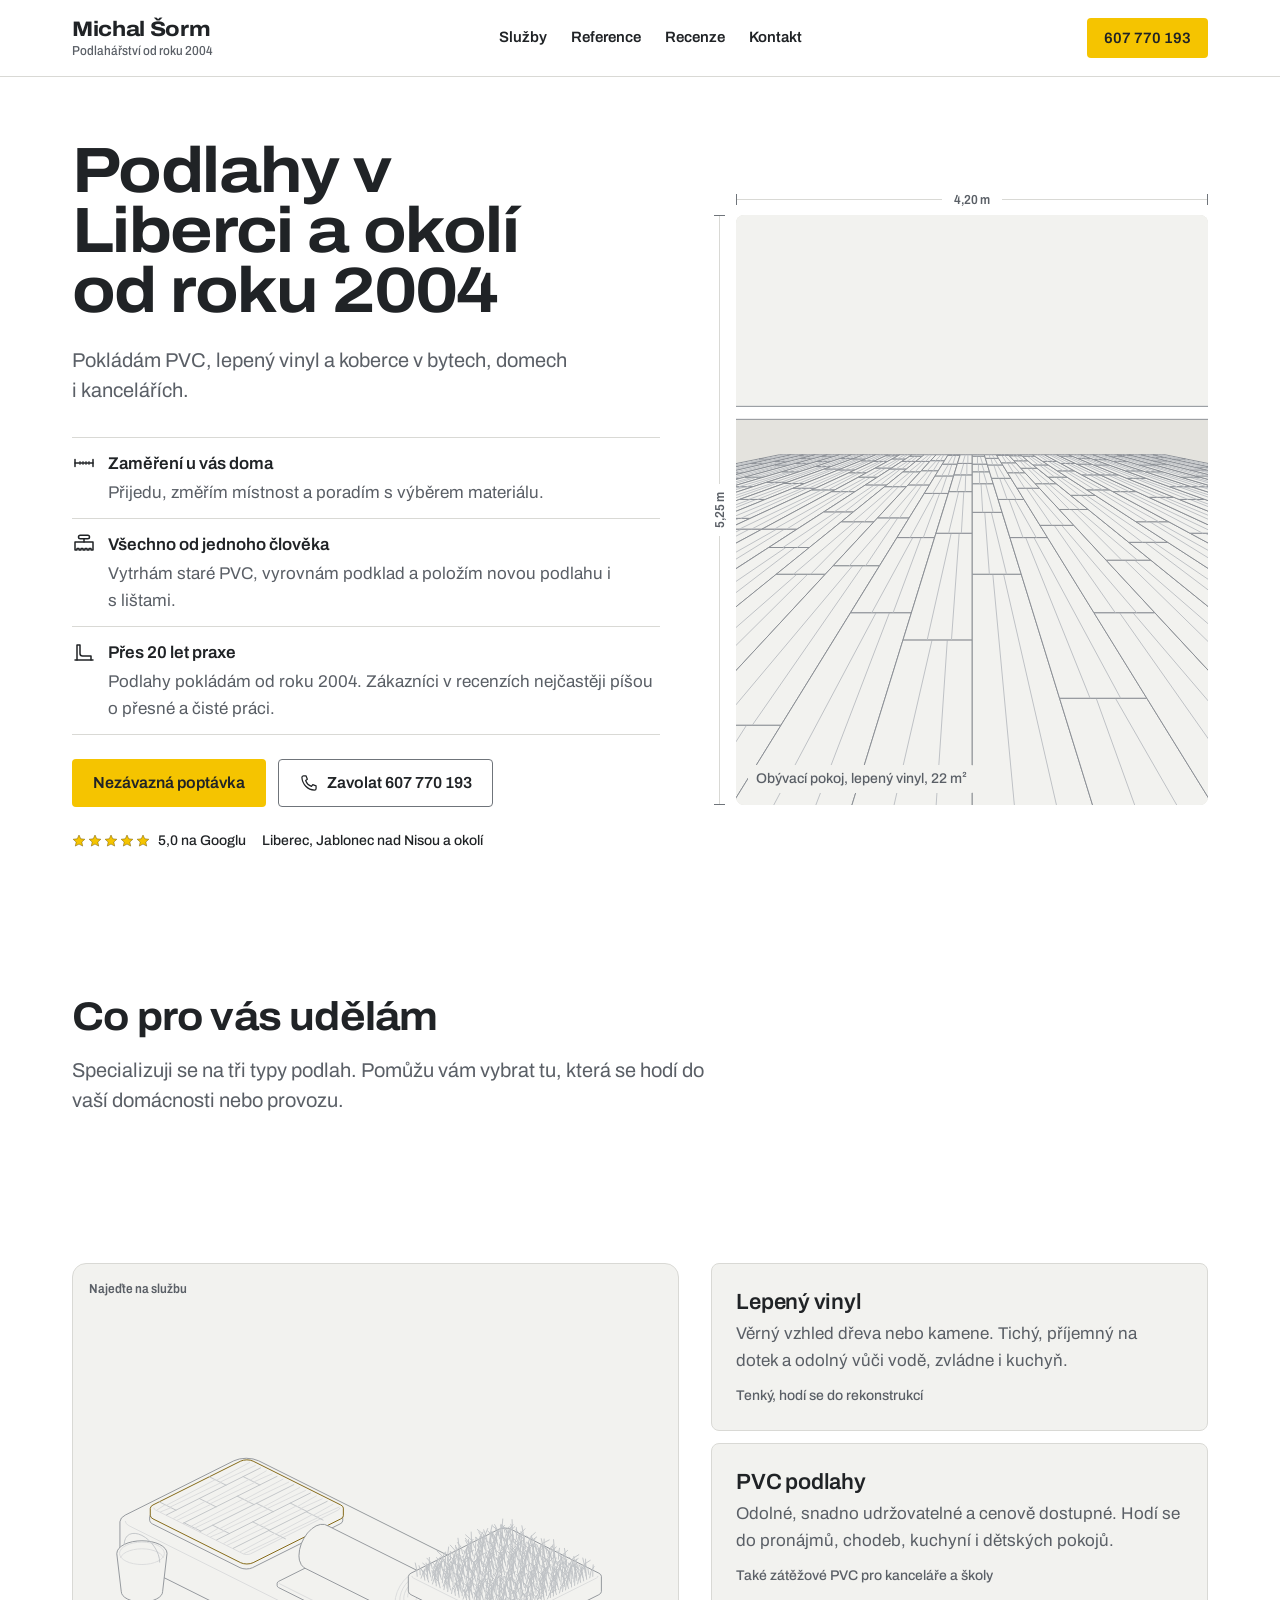
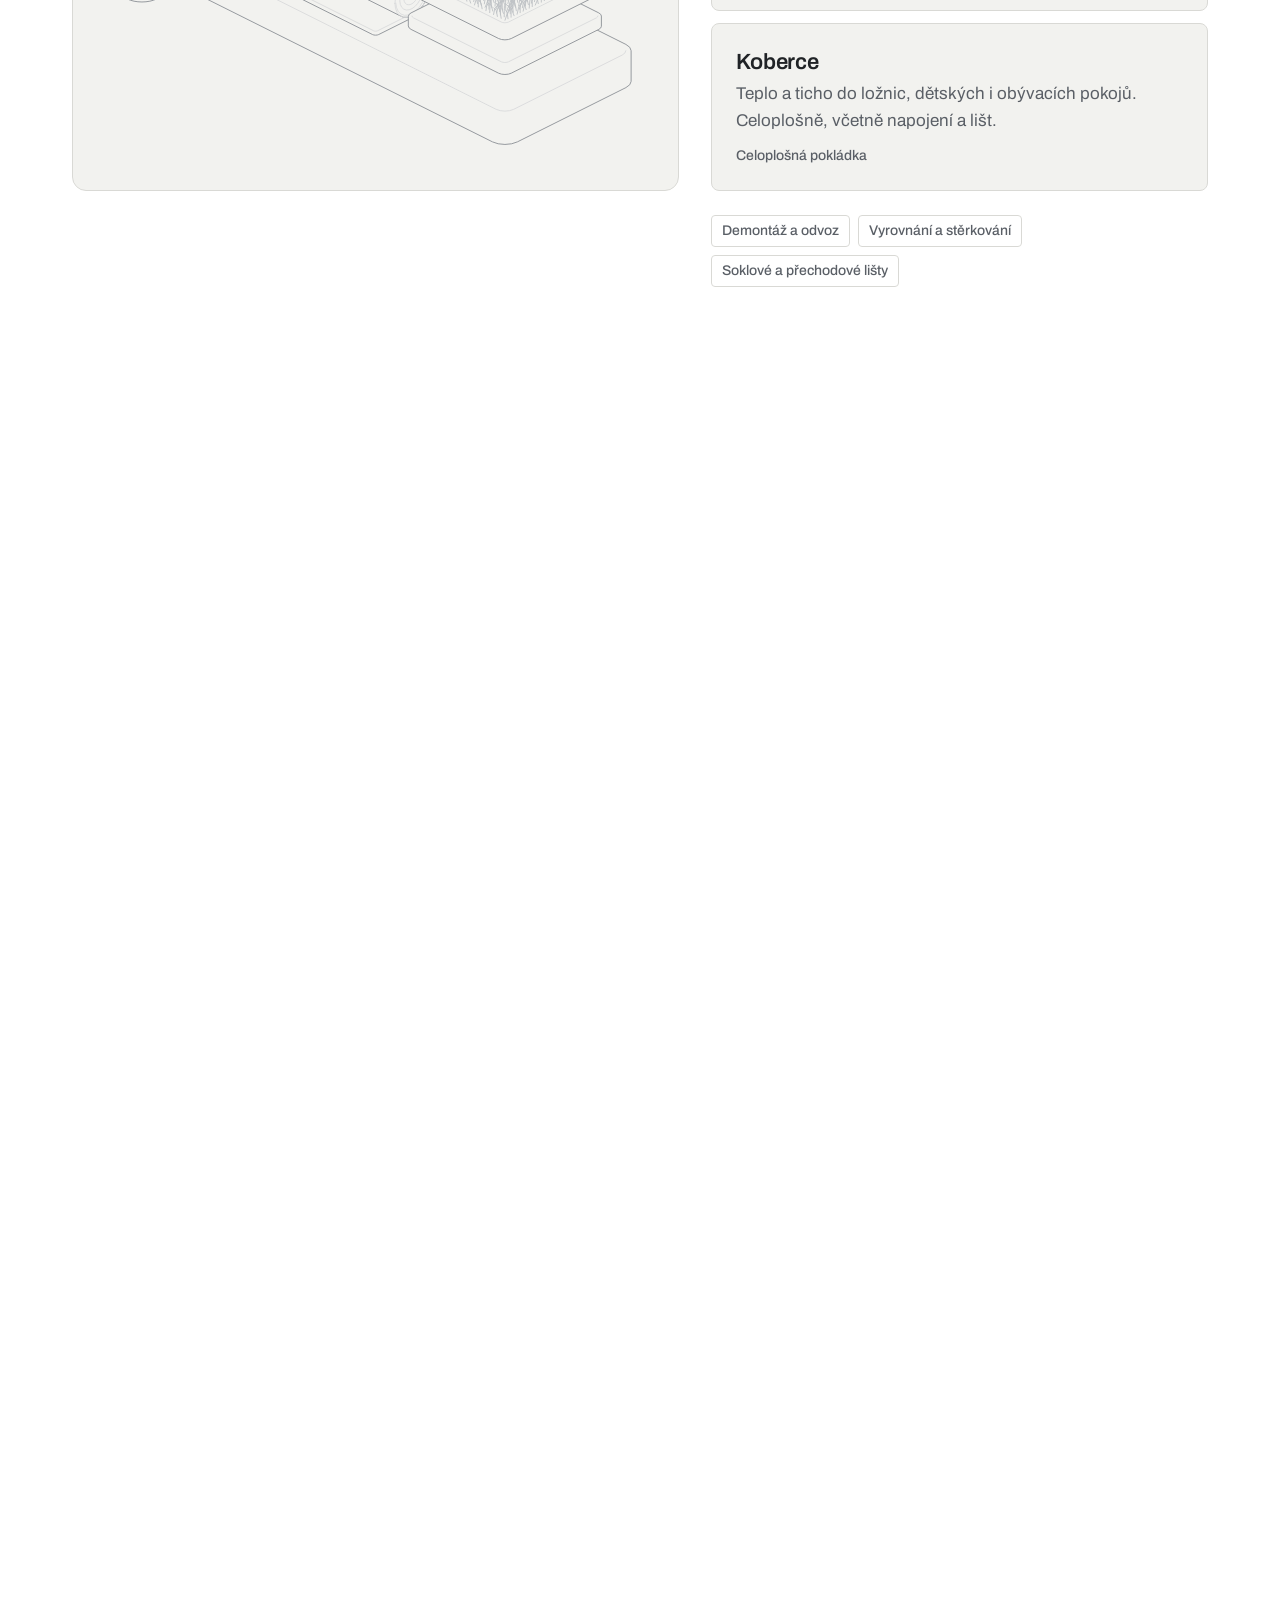
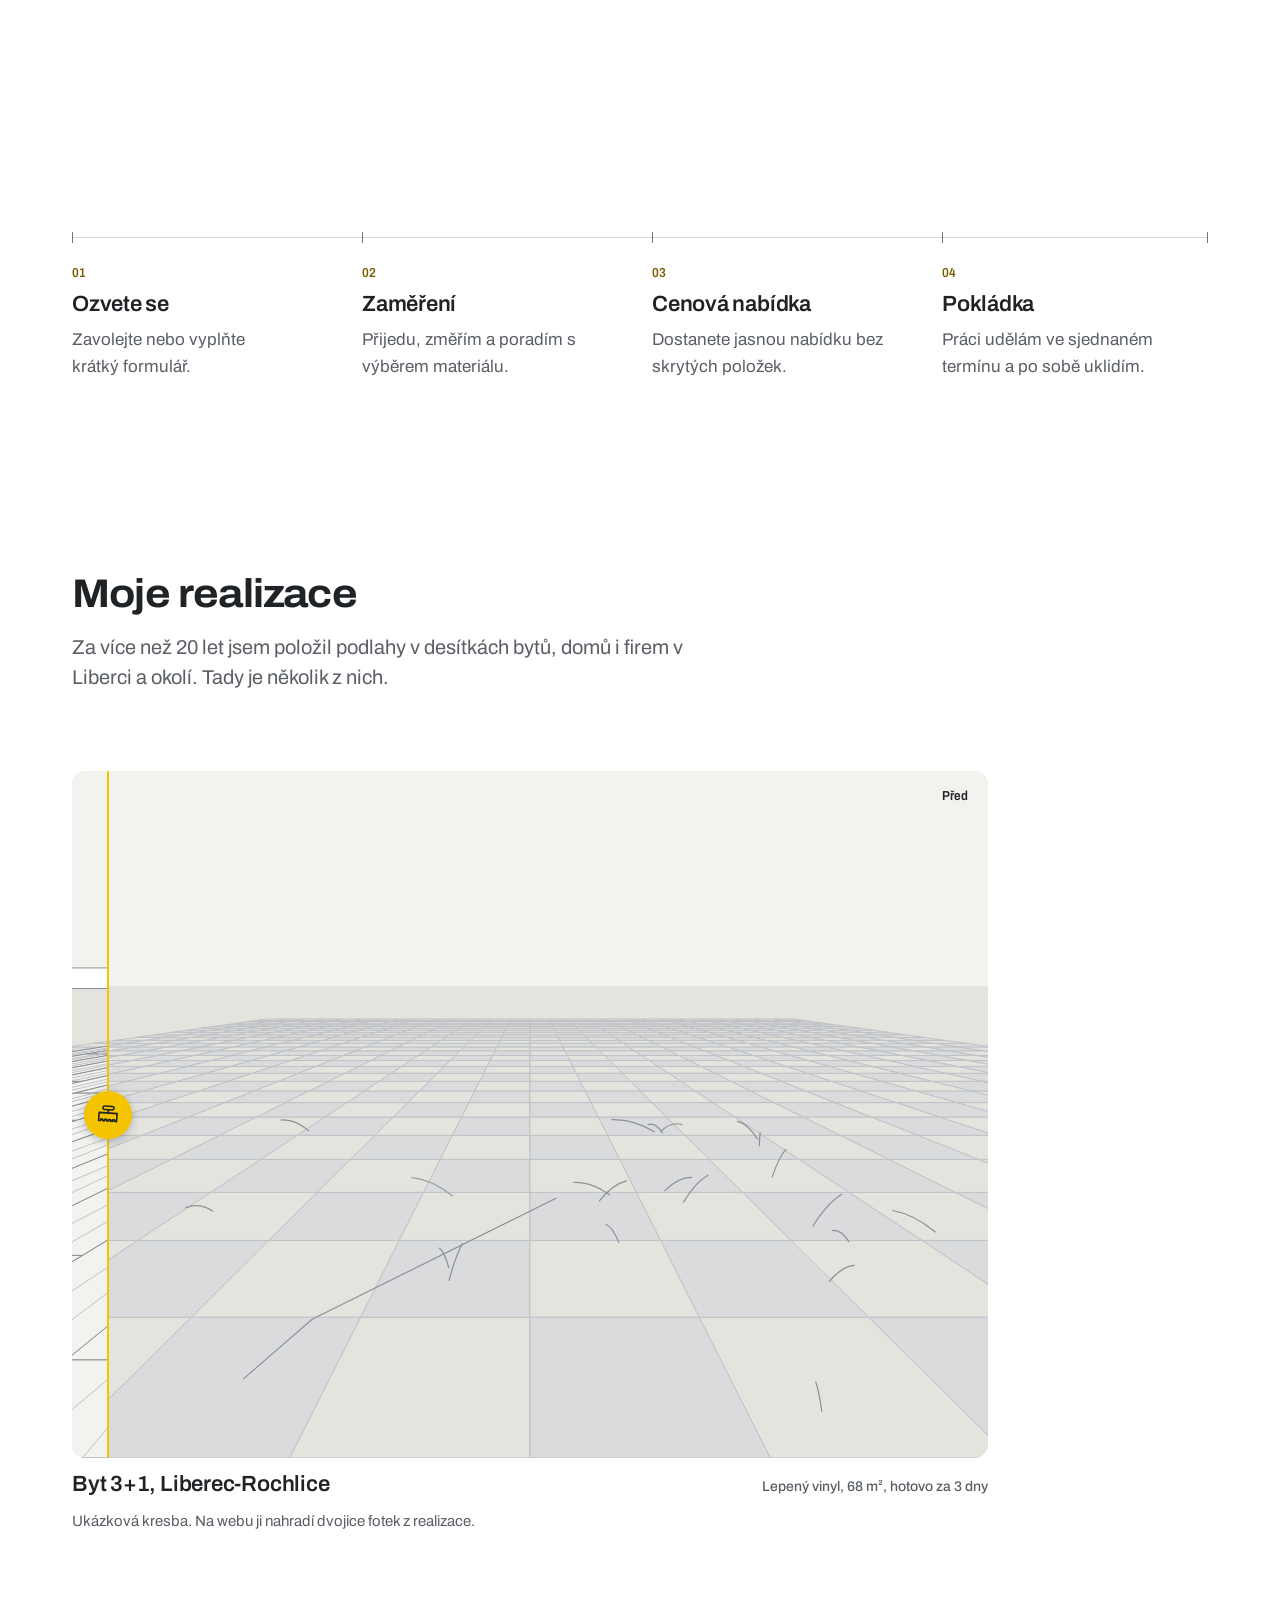
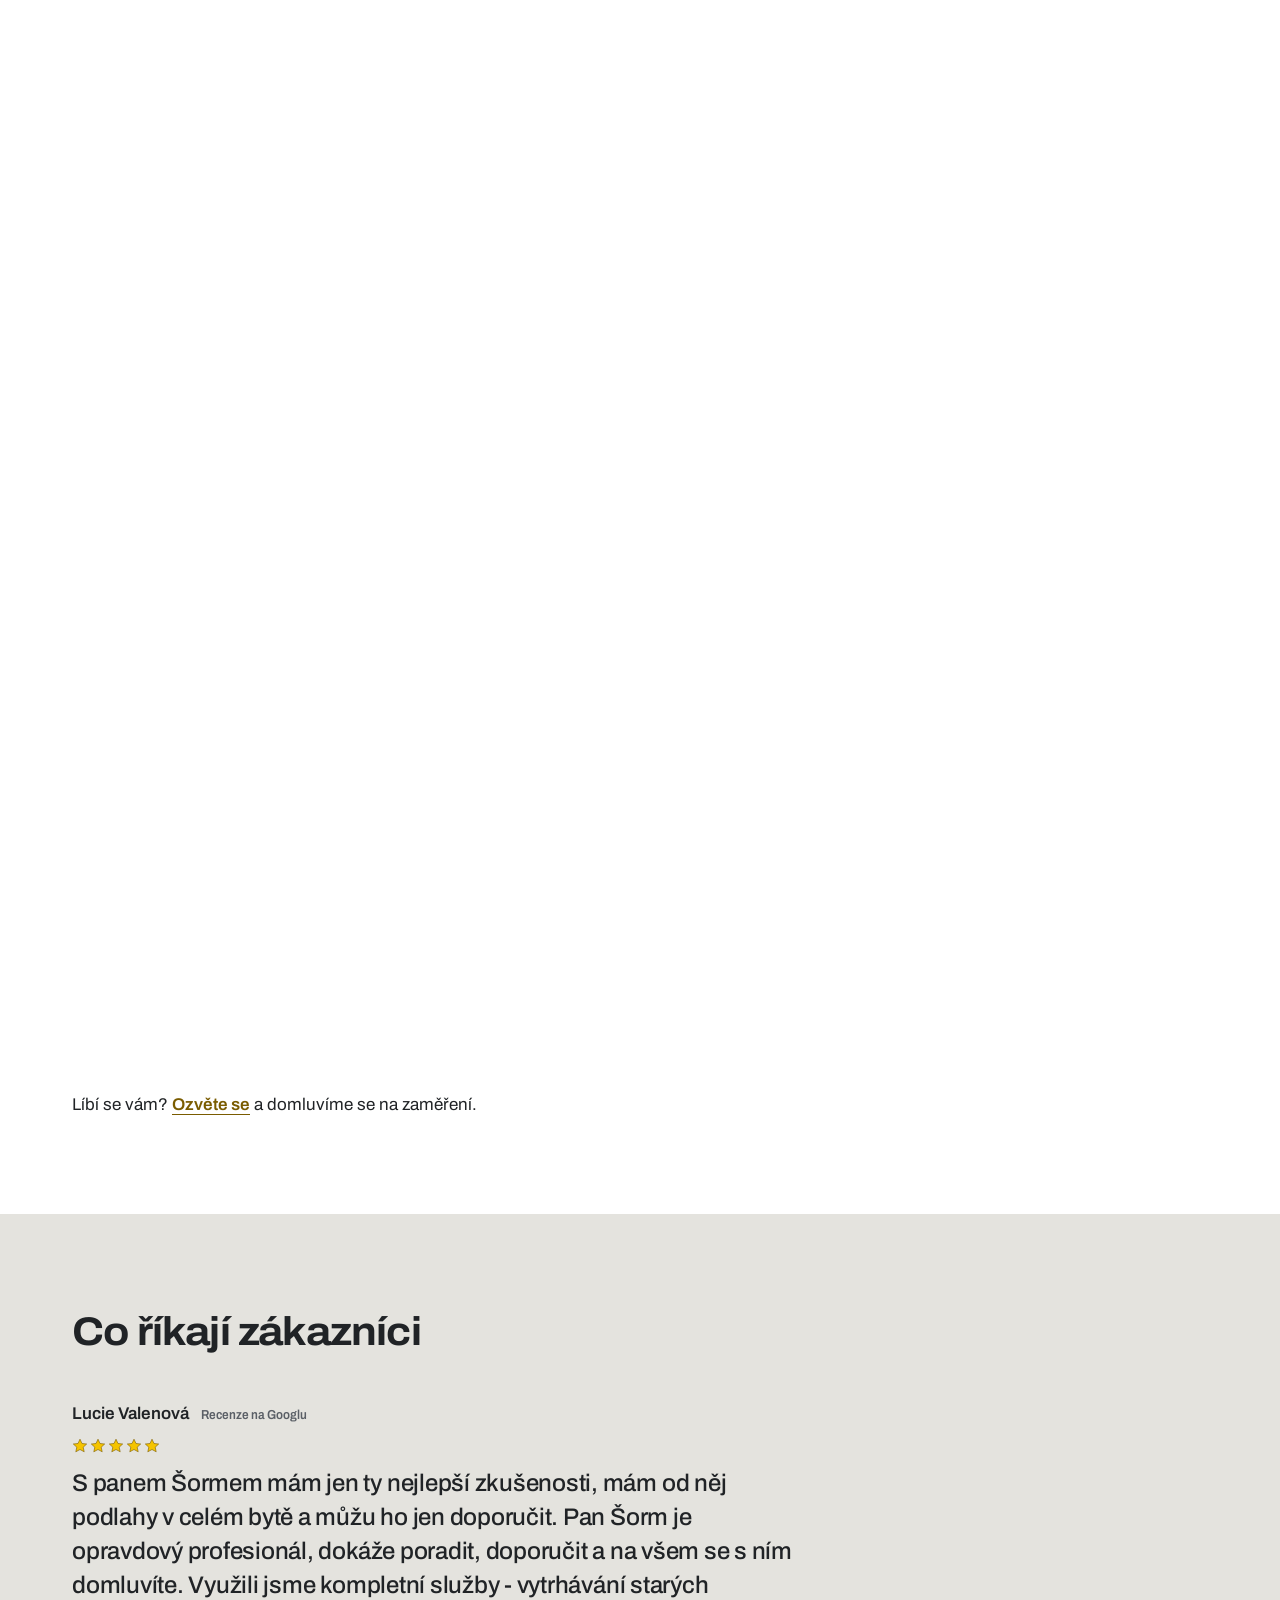
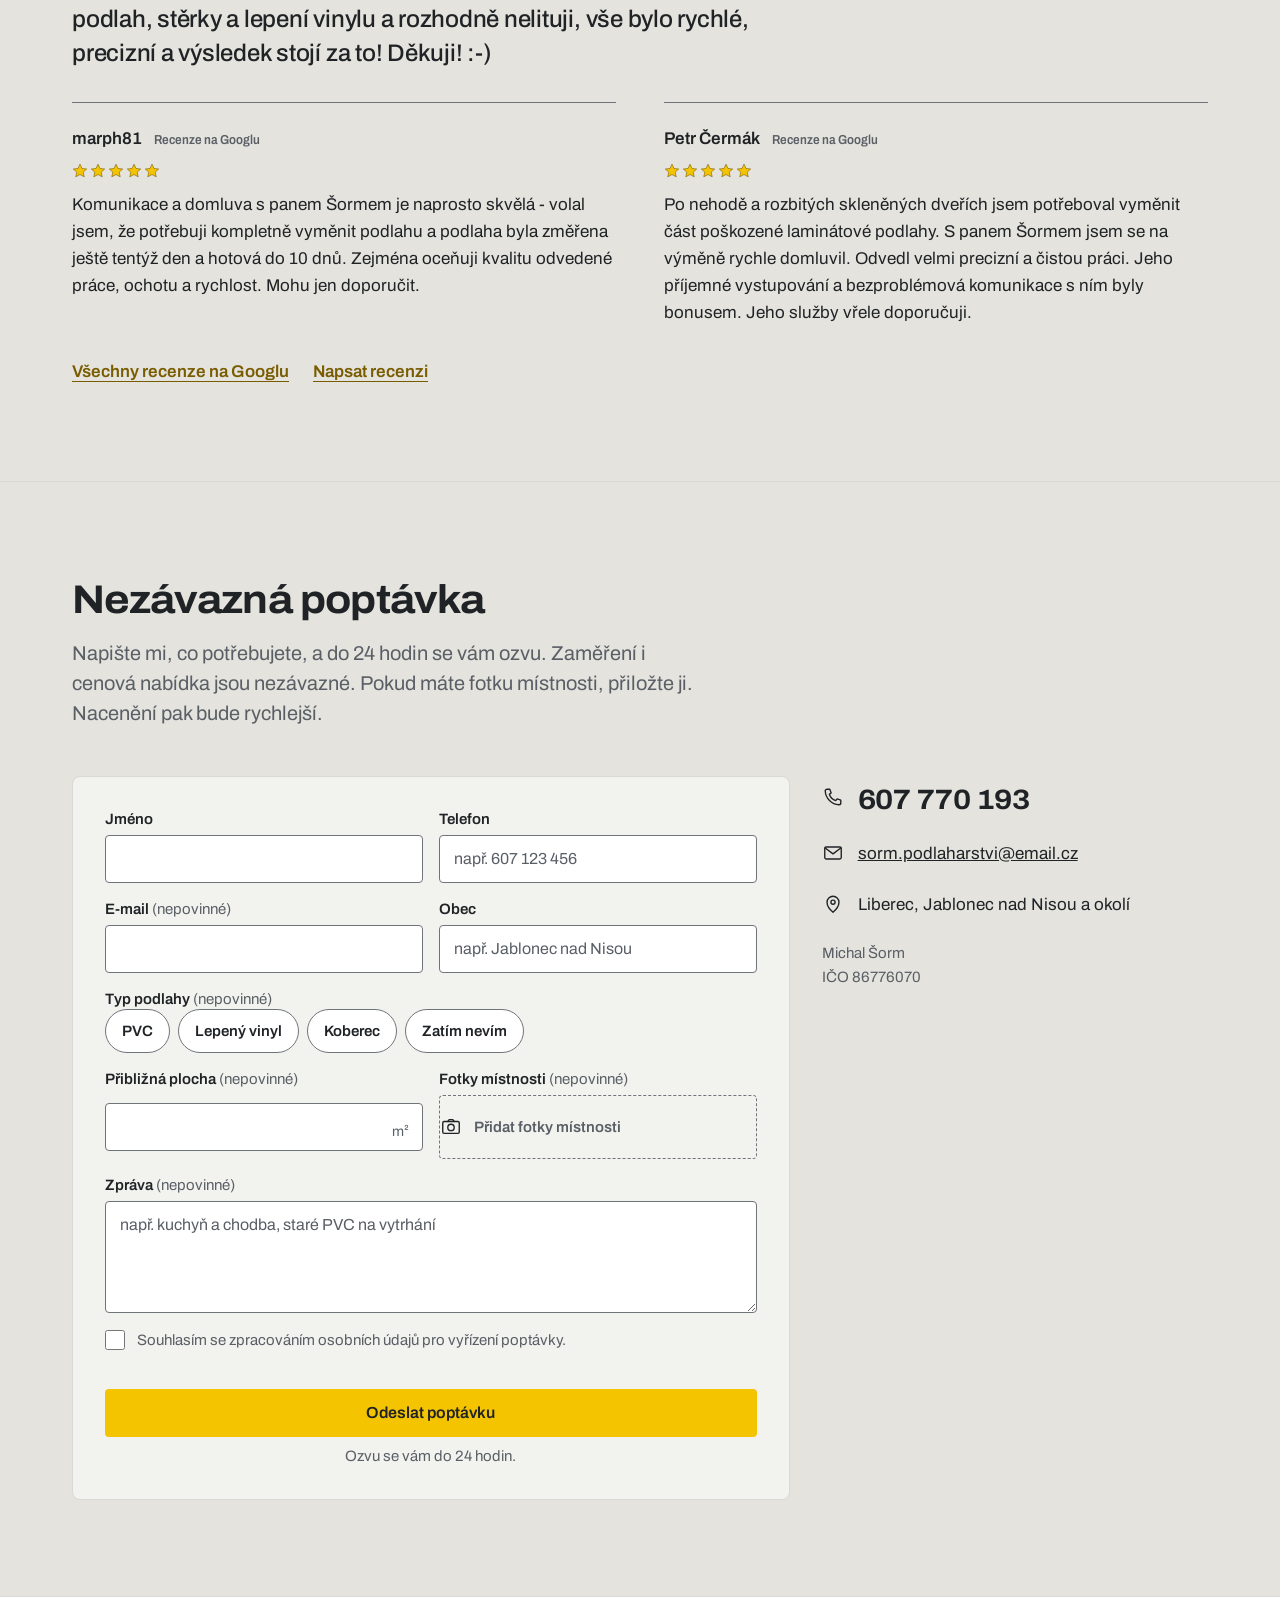
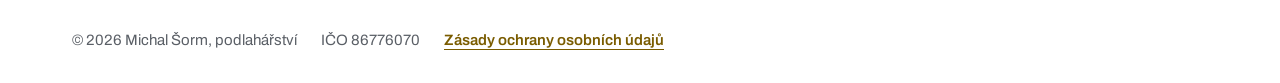
<file: index.html>
<!doctype html>
<html lang="cs">
<head>
<meta charset="utf-8">
<meta name="viewport" content="width=device-width, initial-scale=1">
<title>Podlahář Liberec, PVC, vinyl a koberce | Michal Šorm</title>
<meta name="description" content="Pokládka PVC, lepeného vinylu a koberců od roku 2004. Liberec, Jablonec nad Nisou a okolí. Vytrhání staré podlahy, stěrkování i lišty. Nezávazná poptávka.">
<!-- OVĚŘIT: doména webu; po spuštění doplnit <link rel="canonical"> a og:url s plnou adresou -->
<meta property="og:type" content="website">
<meta property="og:locale" content="cs_CZ">
<meta property="og:site_name" content="Michal Šorm, podlahářství">
<meta property="og:title" content="Podlahář Liberec, PVC, vinyl a koberce | Michal Šorm">
<meta property="og:description" content="Pokládám PVC, lepený vinyl a koberce od roku 2004. Liberec, Jablonec nad Nisou a okolí.">
<!-- OVĚŘIT: og:image doplnit, až bude fotka z realizace (1200 × 630, plná adresa včetně domény) -->
<link rel="icon" href="favicon.ico" sizes="32x32">
<link rel="icon" href="img/favicon-32.png" type="image/png" sizes="32x32">
<link rel="apple-touch-icon" href="img/apple-touch-icon.png">
<!-- OVĚŘIT: název firmy a oblast působnosti shodné s profilem na Googlu; adresa, url a odkaz na profil (sameAs) zatím chybí -->
<script type="application/ld+json">
{
  "@context": "https://schema.org",
  "@type": "LocalBusiness",
  "name": "Michal Šorm, podlahářství",
  "description": "Pokládka PVC, lepeného vinylu a koberců, vytrhání staré podlahy, stěrkování podkladu a lišty.",
  "founder": { "@type": "Person", "name": "Michal Šorm" },
  "foundingDate": "2004",
  "telephone": "+420607770193",
  "email": "sorm.podlaharstvi@email.cz",
  "identifier": { "@type": "PropertyValue", "propertyID": "IČO", "value": "86776070" },
  "areaServed": [
    { "@type": "City", "name": "Liberec" },
    { "@type": "City", "name": "Jablonec nad Nisou" }
  ],
  "knowsAbout": ["PVC podlahy", "Lepený vinyl", "Koberce", "Stěrkování podlah"]
}
</script>
<link rel="stylesheet" href="css/tokens.css">
<link rel="stylesheet" href="css/bundle.css">
<link rel="stylesheet" href="css/site.css">
</head>
<body>

<header class="sp-header">
  <a class="sp-wordmark" href="#top" aria-label="Michal Šorm, podlahářství od roku 2004, úvod">
    <b>Michal Šorm</b>
    <span class="sp-label">Podlahářství od roku 2004</span>
  </a>
  <nav class="sp-nav" aria-label="Hlavní">
    <a href="#sluzby">Služby</a><a href="#reference">Reference</a><a href="#recenze">Recenze</a><a href="#kontakt">Kontakt</a>
  </nav>
  <a class="sp-btn sp-btn--primary sp-btn--small" href="tel:+420607770193" aria-label="Zavolat 607 770 193">
    <svg class="sp-header__call-icon" viewBox="0 0 24 24" fill="none" stroke="currentColor" stroke-width="1.5" stroke-linejoin="round" stroke-linecap="round" aria-hidden="true"><path d="M5.5 3.5h3l1.5 4-2 1.5a11 11 0 0 0 7 7l1.5-2 4 1.5v3a2 2 0 0 1-2 2A16 16 0 0 1 3.5 5.5a2 2 0 0 1 2-2z"/></svg>
    <span class="sp-header__call-text">607 770 193</span>
  </a>
</header>

<main>

<!-- ========== Hero ========== -->
<section class="sp-hero" aria-labelledby="hero-h">
  <div class="sp-hero__text">
    <h1 class="sp-display" id="hero-h">Podlahy v Liberci a okolí od roku 2004</h1>
    <p class="sp-lead">Pokládám PVC, lepený vinyl a koberce v bytech, domech i kancelářích.</p>
    <ul class="sp-hero__benefits">
      <li><svg viewBox="0 0 24 24" fill="none" stroke="currentColor" stroke-width="1.5" stroke-linejoin="round" stroke-linecap="round" aria-hidden="true"><path d="M3 12h18"/><path d="M3 8.5v7M21 8.5v7"/><path d="M8 10.5v3M11 10.5v3M14 10.5v3M17 10.5v3" stroke-width="1"/></svg><b>Zaměření u vás doma</b><span class="sp-body">Přijedu, změřím místnost a poradím s výběrem materiálu.</span></li>
      <li><svg viewBox="0 0 24 24" fill="none" stroke="currentColor" stroke-width="1.5" stroke-linejoin="round" stroke-linecap="round" aria-hidden="true"><rect x="6.5" y="3.25" width="11" height="3.5" rx="1.75"/><path d="M12 6.75V10"/><path d="M3 10H21V18H19V16.5H17V18H15V16.5H13V18H11V16.5H9V18H7V16.5H5V18H3Z"/></svg><b>Všechno od jednoho člověka</b><span class="sp-body">Vytrhám staré PVC, vyrovnám podklad a položím novou podlahu i s lištami.</span></li>
      <!-- OVĚŘIT: „Zákazníci v recenzích nejčastěji píšou o přesné a čisté práci.“ platí pro všechny recenze? -->
      <li><svg viewBox="0 0 24 24" fill="none" stroke="currentColor" stroke-width="1.5" stroke-linejoin="round" stroke-linecap="round" aria-hidden="true"><path d="M3 20h18"/><path d="M5 20V5h3v8.5c0 1.5 1 2.5 2.5 2.5H19v4"/></svg><b>Přes 20 let praxe</b><span class="sp-body">Podlahy pokládám od roku 2004. Zákazníci v recenzích nejčastěji píšou o přesné a čisté práci.</span></li>
    </ul>
    <div class="sp-hero__actions">
      <a class="sp-btn sp-btn--primary" href="#kontakt">Nezávazná poptávka</a>
      <a class="sp-btn sp-btn--secondary" href="tel:+420607770193">
        <svg viewBox="0 0 24 24" fill="none" stroke="currentColor" stroke-width="1.5" stroke-linejoin="round" stroke-linecap="round" aria-hidden="true"><path d="M5.5 3.5h3l1.5 4-2 1.5a11 11 0 0 0 7 7l1.5-2 4 1.5v3a2 2 0 0 1-2 2A16 16 0 0 1 3.5 5.5a2 2 0 0 1 2-2z"/></svg>
        Zavolat 607 770 193
      </a>
    </div>
    <div class="sp-hero__trust">
      <!-- OVĚŘIT: aktuální hodnocení na Googlu („5,0 na Googlu“) -->
      <span class="sp-measure"><span class="sp-stars" aria-hidden="true"><svg viewBox="0 0 16 16" aria-hidden="true"><path fill="currentColor" d="M8 1.2l2 4.3 4.7.5-3.5 3.2 1 4.6L8 11.5l-4.2 2.3 1-4.6L1.3 6l4.7-.5z"/></svg><svg viewBox="0 0 16 16" aria-hidden="true"><path fill="currentColor" d="M8 1.2l2 4.3 4.7.5-3.5 3.2 1 4.6L8 11.5l-4.2 2.3 1-4.6L1.3 6l4.7-.5z"/></svg><svg viewBox="0 0 16 16" aria-hidden="true"><path fill="currentColor" d="M8 1.2l2 4.3 4.7.5-3.5 3.2 1 4.6L8 11.5l-4.2 2.3 1-4.6L1.3 6l4.7-.5z"/></svg><svg viewBox="0 0 16 16" aria-hidden="true"><path fill="currentColor" d="M8 1.2l2 4.3 4.7.5-3.5 3.2 1 4.6L8 11.5l-4.2 2.3 1-4.6L1.3 6l4.7-.5z"/></svg><svg viewBox="0 0 16 16" aria-hidden="true"><path fill="currentColor" d="M8 1.2l2 4.3 4.7.5-3.5 3.2 1 4.6L8 11.5l-4.2 2.3 1-4.6L1.3 6l4.7-.5z"/></svg></span>5,0 na Googlu</span>
      <!-- OVĚŘIT: oblast působnosti „Liberec, Jablonec nad Nisou a okolí“ -->
      <span class="sp-measure">Liberec, Jablonec nad Nisou a okolí</span>
    </div>
  </div>

  <!-- OVĚŘIT: zástupná kresba místo fotky; kóty 4,20 × 5,25 m a popisek „Obývací pokoj, lepený vinyl, 22 m²“ nahradit údaji ze skutečné zakázky na fotce -->
  <div class="sp-plan">
    <div class="sp-kota sp-plan__kota-x" aria-hidden="true"><span class="sp-kota__line"></span><span class="sp-label">4,20 m</span><span class="sp-kota__line"></span></div>
    <div class="sp-plan__kota-y" aria-hidden="true"><span class="sp-kota__line"></span><span class="sp-label">5,25 m</span><span class="sp-kota__line"></span></div>
    <div class="sp-plan__photo">
      <svg data-floor="after" viewBox="0 0 400 500" preserveAspectRatio="xMidYMid slice" role="img" aria-label="Ukázka: obývací pokoj s novým lepeným vinylem"></svg>
    </div>
    <span class="sp-measure sp-plan__note">Obývací pokoj, lepený vinyl, 22 m²</span>
  </div>
</section>

<!-- ========== Služby ========== -->
<section class="site-section" id="sluzby" aria-labelledby="sluzby-h">
  <div class="site-section__inner">
    <header class="sp-section-head">
      <h2 class="sp-h2" id="sluzby-h">Co pro vás udělám</h2>
      <p class="sp-lead">Specializuji se na tři typy podlah. Pomůžu vám vybrat tu, která se hodí do vaší domácnosti nebo provozu.</p>
    </header>

    <!-- při scrollu se služby připnou a vzorky se postupně otevírají jako u reference -->
    <div class="site-floors-pin">
    <div class="site-floors-pin__frame">
    <div class="sp-services">
      <div class="sp-floors">
        <span class="sp-label sp-floors__tag" id="floors-tag">Najeďte na službu</span>
        <div class="sp-floors__stage" id="floors-stage"></div>
      </div>

      <div class="sp-services__cards">
        <!-- OVĚŘIT: orientační ceny za m² zatím nezveřejněné, rozhodne klient -->
        <ul class="sp-service-list">
          <li><button class="sp-service" type="button" data-i="0" aria-pressed="false">
            <span class="sp-h3">Lepený vinyl</span>
            <span class="sp-body">Věrný vzhled dřeva nebo kamene. Tichý, příjemný na dotek a odolný vůči vodě, zvládne i kuchyň.</span>
            <span class="sp-measure">Tenký, hodí se do rekonstrukcí</span>
          </button></li>
          <li><button class="sp-service" type="button" data-i="1" aria-pressed="false">
            <span class="sp-h3">PVC podlahy</span>
            <span class="sp-body">Odolné, snadno udržovatelné a cenově dostupné. Hodí se do pronájmů, chodeb, kuchyní i dětských pokojů.</span>
            <span class="sp-measure">Také zátěžové PVC pro kanceláře a školy</span>
          </button></li>
          <li><button class="sp-service" type="button" data-i="2" aria-pressed="false">
            <span class="sp-h3">Koberce</span>
            <span class="sp-body">Teplo a ticho do ložnic, dětských i obývacích pokojů. Celoplošně, včetně napojení a lišt.</span>
            <span class="sp-measure">Celoplošná pokládka</span>
          </button></li>
        </ul>
        <!-- OVĚŘIT: dodává i materiál? Pokud ano, přidat štítek „Poradenství a zajištění materiálu“ -->
        <div class="sp-extras" aria-label="Doplňkové služby">
          <span>Demontáž a odvoz</span><span>Vyrovnání a stěrkování</span><span>Soklové a přechodové lišty</span>
        </div>
      </div>
    </div>
    </div>
    </div>

    <ol class="sp-steps site-steps" aria-label="Jak to probíhá">
      <li class="sp-step"><span class="sp-label">01</span><span class="sp-h3">Ozvete se</span><p class="sp-body">Zavolejte nebo vyplňte krátký formulář.</p></li>
      <li class="sp-step"><span class="sp-label">02</span><span class="sp-h3">Zaměření</span><p class="sp-body">Přijedu, změřím a poradím s výběrem materiálu.</p></li>
      <li class="sp-step"><span class="sp-label">03</span><span class="sp-h3">Cenová nabídka</span><p class="sp-body">Dostanete jasnou nabídku bez skrytých položek.</p></li>
      <li class="sp-step"><span class="sp-label">04</span><span class="sp-h3">Pokládka</span><p class="sp-body">Práci udělám ve sjednaném termínu a po sobě uklidím.</p></li>
    </ol>
  </div>
</section>

<!-- ========== Reference ========== -->
<section class="site-section" id="reference" aria-labelledby="reference-h">
  <div class="site-section__inner">
    <header class="sp-section-head">
      <h2 class="sp-h2" id="reference-h">Moje realizace</h2>
      <p class="sp-lead">Za více než 20 let jsem položil podlahy v desítkách bytů, domů i firem v Liberci a okolí. Tady je několik z nich.</p>
    </header>

    <div class="site-refs">
      <!-- OVĚŘIT: ukázková zakázka „Byt 3+1, Liberec-Rochlice“, „Lepený vinyl, 68 m², hotovo za 3 dny“ a kreslené podlahy; nahradit 6–9 skutečnými zakázkami a dvojicemi fotek 4 : 3 -->
      <div class="sp-ba-pin">
      <div class="sp-ba-pin__frame">
      <figure class="sp-ba" data-ba>
        <div class="sp-ba__frame">
          <svg class="sp-ba__img" data-floor="before" viewBox="0 0 400 300" preserveAspectRatio="xMidYMid slice" role="img" aria-label="Před: opotřebované staré PVC"></svg>
          <svg class="sp-ba__img sp-ba__after" data-floor="after" viewBox="0 0 400 300" preserveAspectRatio="xMidYMid slice" role="img" aria-label="Po: nový lepený vinyl"></svg>
          <span class="sp-ba__edge" aria-hidden="true"></span>
          <span class="sp-ba__trowel" aria-hidden="true">
            <svg viewBox="0 0 24 24" fill="none" stroke="currentColor" stroke-width="1.6" stroke-linejoin="round" stroke-linecap="round"><rect x="6.5" y="3.25" width="11" height="3.5" rx="1.75"/><path d="M12 6.75V10"/><path d="M3 10H21V18H19V16.5H17V18H15V16.5H13V18H11V16.5H9V18H7V16.5H5V18H3Z"/></svg>
          </span>
          <span class="sp-label sp-ba__tag sp-ba__tag--before">Před</span>
          <span class="sp-label sp-ba__tag sp-ba__tag--after">Po</span>
        </div>
        <input class="sp-ba__range" type="range" min="0" max="100" value="55" aria-label="Posunout hranu před a po" hidden>
        <figcaption class="sp-ba__caption">
          <span class="sp-h3">Byt 3+1, Liberec-Rochlice</span>
          <span class="sp-measure">Lepený vinyl, 68 m², hotovo za 3 dny</span>
        </figcaption>
        <span class="sp-small">Ukázková kresba. Na webu ji nahradí dvojice fotek z realizace.</span>
      </figure>
      </div>
      </div>
    </div>

    <p class="sp-body site-refs__cta">Líbí se vám? <a class="sp-link" href="#kontakt">Ozvěte se</a> a domluvíme se na zaměření.</p>
  </div>
</section>

<!-- ========== Recenze ========== -->
<section class="site-section site-section--sunk" id="recenze" aria-labelledby="recenze-h">
  <div class="site-section__inner">
    <header class="sp-section-head">
      <h2 class="sp-h2" id="recenze-h">Co říkají zákazníci</h2>
    </header>
    <div class="sp-reviews">
      <figure class="sp-review sp-review--lead">
        <figcaption><h3 class="sp-review__name">Lucie Valenová</h3><span class="sp-label">Recenze na Googlu</span></figcaption>
        <div class="sp-stars" role="img" aria-label="5 z 5 hvězd" data-stars></div>
        <blockquote><p class="sp-body">S panem Šormem mám jen ty nejlepší zkušenosti, mám od něj podlahy v celém bytě a můžu ho jen doporučit. Pan Šorm je opravdový profesionál, dokáže poradit, doporučit a na všem se s ním domluvíte. Využili jsme kompletní služby - vytrhávání starých podlah, stěrky a lepení vinylu a rozhodně nelituji, vše bylo rychlé, precizní a výsledek stojí za to! Děkuji! :-)</p></blockquote>
      </figure>
      <figure class="sp-review">
        <figcaption><h3 class="sp-review__name">marph81</h3><span class="sp-label">Recenze na Googlu</span></figcaption>
        <div class="sp-stars" role="img" aria-label="5 z 5 hvězd" data-stars></div>
        <blockquote><p class="sp-body">Komunikace a domluva s panem Šormem je naprosto skvělá - volal jsem, že potřebuji kompletně vyměnit podlahu a podlaha byla změřena ještě tentýž den a hotová do 10 dnů. Zejména oceňuji kvalitu odvedené práce, ochotu a rychlost. Mohu jen doporučit.</p></blockquote>
      </figure>
      <figure class="sp-review">
        <figcaption><h3 class="sp-review__name">Petr Čermák</h3><span class="sp-label">Recenze na Googlu</span></figcaption>
        <div class="sp-stars" role="img" aria-label="5 z 5 hvězd" data-stars></div>
        <blockquote><p class="sp-body">Po nehodě a rozbitých skleněných dveřích jsem potřeboval vyměnit část poškozené laminátové podlahy. S panem Šormem jsem se na výměně rychle domluvil. Odvedl velmi precizní a čistou práci. Jeho příjemné vystupování a bezproblémová komunikace s ním byly bonusem. Jeho služby vřele doporučuji.</p></blockquote>
      </figure>
    </div>
    <!-- OVĚŘIT: doplnit adresu profilu na Googlu a přímý odkaz na napsání recenze (teď #) -->
    <div class="sp-reviews__more">
      <a class="sp-link" href="#">Všechny recenze na Googlu</a>
      <a class="sp-link" href="#">Napsat recenzi</a>
    </div>
  </div>
</section>

<!-- ========== Kontakt ========== -->
<section class="site-section site-section--sunk" id="kontakt" aria-labelledby="kontakt-h">
  <div class="site-section__inner sp-contact-wrap">
    <!-- OVĚŘIT: lhůta „do 24 hodin“ a zda jsou zaměření a nabídka zdarma (teď jen „nezávazné“) -->
    <header class="sp-section-head">
      <h2 class="sp-h2" id="kontakt-h">Nezávazná poptávka</h2>
      <p class="sp-lead">Napište mi, co potřebujete, a do 24 hodin se vám ozvu. Zaměření i cenová nabídka jsou nezávazné. Pokud máte fotku místnosti, přiložte ji. Nacenění pak bude rychlejší.</p>
    </header>
    <div class="sp-contact">
      <div class="sp-form-slot">
      <!-- OVĚŘIT: formulář zatím nikam neodesílá (bez action); napojení a ochrana proti spamu přijdou později -->
      <form class="sp-form" id="poptavka" novalidate>
        <div class="sp-field"><label for="f-jmeno">Jméno</label><input class="sp-input" id="f-jmeno" name="jmeno" autocomplete="name" required><span class="sp-error" id="e-jmeno" hidden>Zadejte jméno.</span></div>
        <div class="sp-field"><label for="f-tel">Telefon</label><input class="sp-input" id="f-tel" name="telefon" type="tel" autocomplete="tel" inputmode="tel" required placeholder="např. 607 123 456"><span class="sp-error" id="e-tel" hidden>Zadejte telefon, ať se vám můžu ozvat.</span></div>
        <div class="sp-field"><label for="f-mail">E-mail <span class="sp-opt">(nepovinné)</span></label><input class="sp-input" id="f-mail" name="email" type="email" autocomplete="email"></div>
        <div class="sp-field"><label for="f-obec">Obec</label><input class="sp-input" id="f-obec" name="obec" autocomplete="address-level2" required placeholder="např. Jablonec nad Nisou"><span class="sp-error" id="e-obec" hidden>Napište obec, kde je podlaha.</span></div>

        <fieldset class="sp-field sp-field--full">
          <legend>Typ podlahy <span class="sp-opt">(nepovinné)</span></legend>
          <div class="sp-chips">
            <label class="sp-chip"><input type="radio" name="typ" value="pvc"><span>PVC</span></label>
            <label class="sp-chip"><input type="radio" name="typ" value="vinyl"><span>Lepený vinyl</span></label>
            <label class="sp-chip"><input type="radio" name="typ" value="koberec"><span>Koberec</span></label>
            <label class="sp-chip"><input type="radio" name="typ" value="nevim"><span>Zatím nevím</span></label>
          </div>
        </fieldset>

        <div class="sp-field"><label for="f-m2">Přibližná plocha <span class="sp-opt">(nepovinné)</span></label><div class="sp-suffix"><input class="sp-input" id="f-m2" name="plocha" type="number" inputmode="decimal" min="0"><span>m²</span></div></div>
        <div class="sp-field">
          <span class="sp-field__title" id="foto-title">Fotky místnosti <span class="sp-opt">(nepovinné)</span></span>
          <label class="sp-drop">
            <input class="sp-sr-only" id="f-foto" name="fotky" type="file" accept="image/*" multiple aria-labelledby="foto-title foto-text">
            <svg viewBox="0 0 24 24" fill="none" stroke="currentColor" stroke-width="1.5" stroke-linejoin="round" stroke-linecap="round" aria-hidden="true"><rect x="3" y="6" width="18" height="13" rx="1.5"/><circle cx="12" cy="12.5" r="3.5"/><path d="M8.5 6l1.5-2h4l1.5 2"/></svg>
            <span class="sp-small" id="foto-text">Přidat fotky místnosti</span>
          </label>
        </div>

        <div class="sp-field sp-field--full"><label for="f-zprava">Zpráva <span class="sp-opt">(nepovinné)</span></label><textarea class="sp-input" id="f-zprava" name="zprava" placeholder="např. kuchyň a chodba, staré PVC na vytrhání"></textarea></div>

        <div class="sp-field sp-field--full">
          <label class="sp-check"><input type="checkbox" id="f-souhlas" required><span>Souhlasím se zpracováním osobních údajů pro vyřízení poptávky.</span></label>
          <span class="sp-error" id="e-souhlas" hidden>Bez souhlasu poptávku nemůžu zpracovat.</span>
        </div>

        <div class="sp-field--full" style="display:grid;gap:var(--space-2)">
          <button class="sp-btn sp-btn--primary sp-btn--block" type="submit" id="f-odeslat">Odeslat poptávku</button>
          <span class="sp-small" style="text-align:center">Ozvu se vám do 24 hodin.</span>
        </div>
      </form>
      </div>

      <aside class="sp-info" aria-label="Kontakt">
        <div class="sp-info__row">
          <svg viewBox="0 0 24 24" fill="none" stroke="currentColor" stroke-width="1.5" stroke-linejoin="round" stroke-linecap="round" aria-hidden="true"><path d="M5.5 3.5h3l1.5 4-2 1.5a11 11 0 0 0 7 7l1.5-2 4 1.5v3a2 2 0 0 1-2 2A16 16 0 0 1 3.5 5.5a2 2 0 0 1 2-2z"/></svg>
          <a class="sp-info__phone sp-focusable" href="tel:+420607770193">607 770 193</a>
        </div>
        <div class="sp-info__row">
          <svg viewBox="0 0 24 24" fill="none" stroke="currentColor" stroke-width="1.5" stroke-linejoin="round" stroke-linecap="round" aria-hidden="true"><rect x="3" y="5.5" width="18" height="13" rx="1.5"/><path d="M3.5 6.5 12 13l8.5-6.5"/></svg>
          <a class="sp-body sp-focusable" href="mailto:sorm.podlaharstvi@email.cz">sorm.podlaharstvi@email.cz</a>
        </div>
        <div class="sp-info__row">
          <svg viewBox="0 0 24 24" fill="none" stroke="currentColor" stroke-width="1.5" stroke-linejoin="round" stroke-linecap="round" aria-hidden="true"><path d="M12 21s-6.5-5.6-6.5-11a6.5 6.5 0 0 1 13 0c0 5.4-6.5 11-6.5 11z"/><circle cx="12" cy="10" r="2.25"/></svg>
          <span class="sp-body">Liberec, Jablonec nad Nisou a okolí</span>
        </div>
        <!-- OVĚŘIT: jednotný název firmy shodný s profilem na Googlu („Podlahářství Michal Šorm“ nebo „ŠORM-PODLAHY“) -->
        <div class="sp-info__firm"><span class="sp-small">Michal Šorm</span><span class="sp-small">IČO 86776070</span></div>
      </aside>
    </div>
  </div>
</section>

</main>

<footer class="site-footer">
  <div class="site-footer__inner">
    <span class="sp-small">© 2026 Michal Šorm, podlahářství</span>
    <span class="sp-small">IČO 86776070</span>
    <a class="sp-small sp-link" href="zasady-ochrany-osobnich-udaju.html">Zásady ochrany osobních údajů</a>
  </div>
</footer>

<script src="js/site.js"></script>
<script src="js/hairline.js"></script>
<script src="js/hero.js"></script>
<script src="js/sluzby.js"></script>
<script src="js/reference.js"></script>
<script src="js/recenze.js"></script>
<script src="js/poptavka.js"></script>
</body>
</html>
</file>
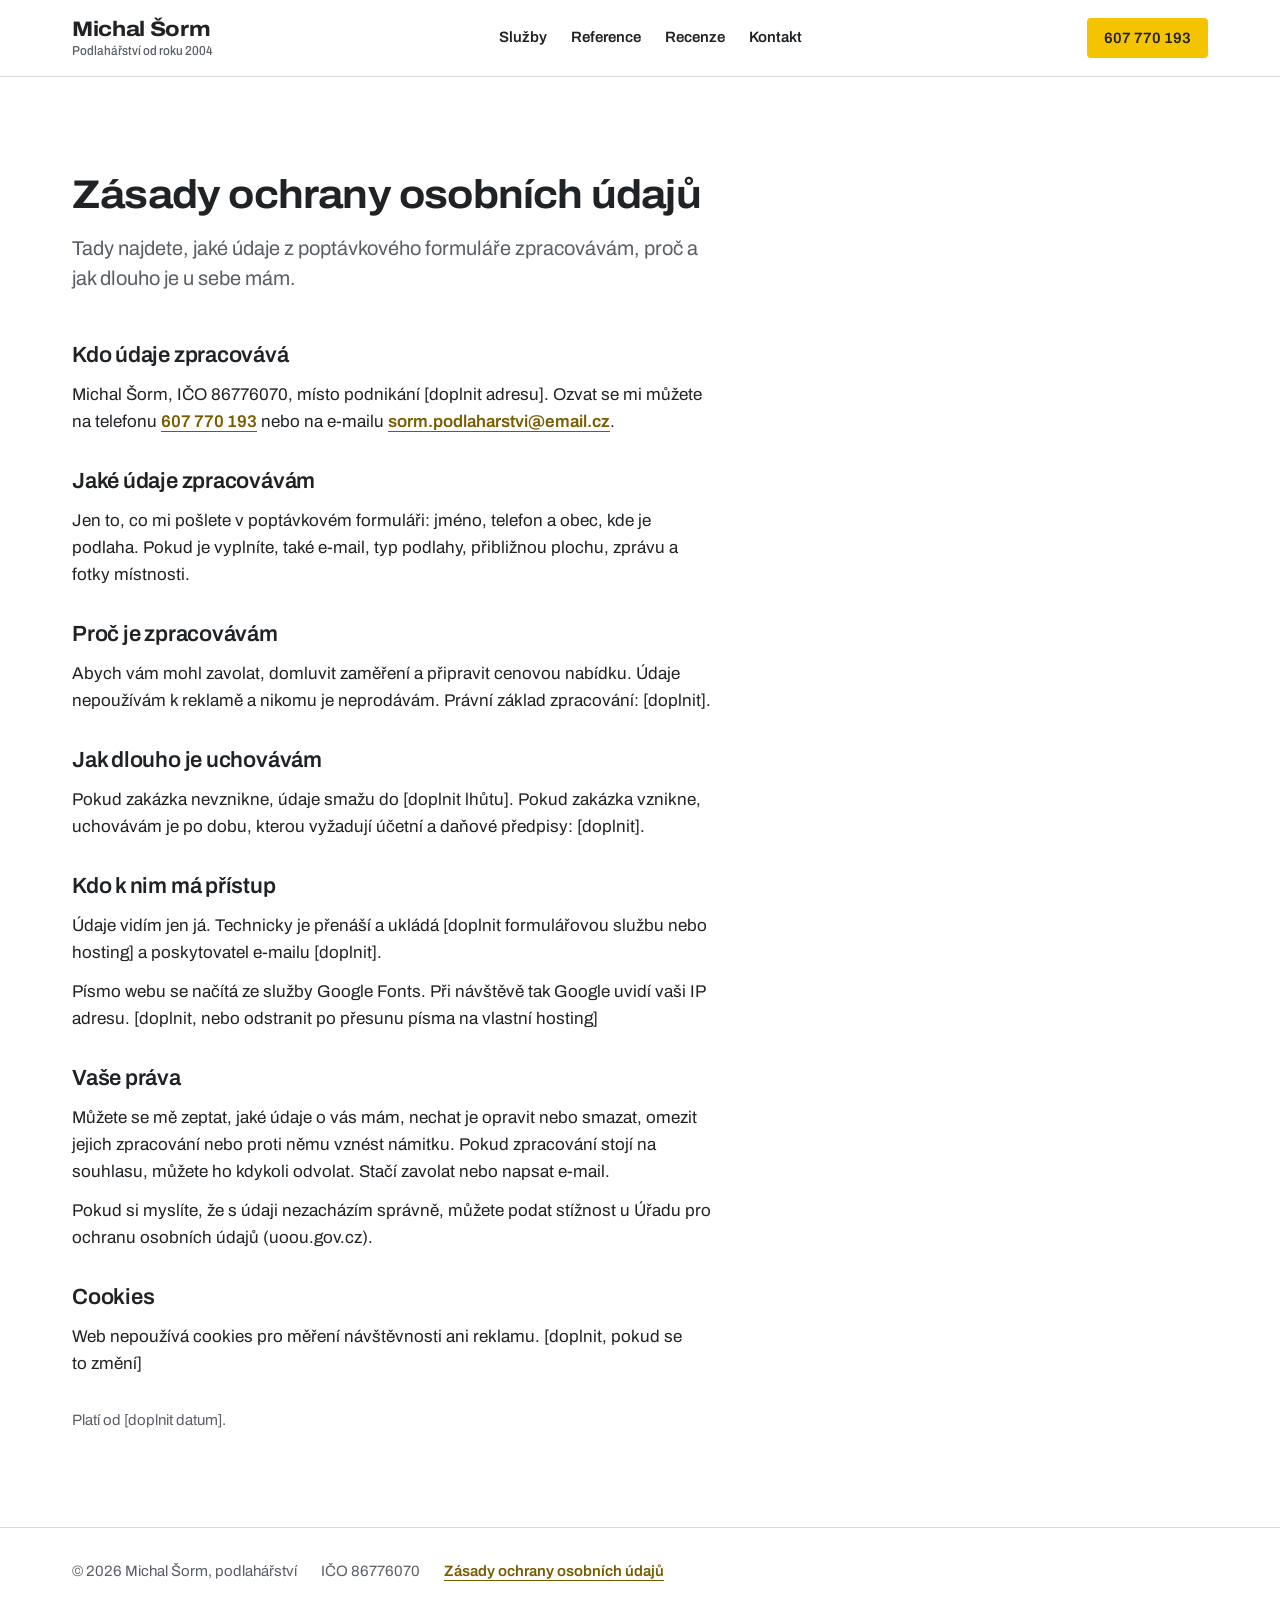
<file: zasady-ochrany-osobnich-udaju.html>
<!doctype html>
<html lang="cs">
<head>
<meta charset="utf-8">
<meta name="viewport" content="width=device-width, initial-scale=1">
<title>Zásady ochrany osobních údajů | Michal Šorm</title>
<meta name="description" content="Jaké údaje z poptávkového formuláře zpracovávám, proč a jak dlouho je uchovávám.">
<link rel="icon" href="favicon.ico" sizes="32x32">
<link rel="icon" href="img/favicon-32.png" type="image/png" sizes="32x32">
<link rel="apple-touch-icon" href="img/apple-touch-icon.png">
<link rel="stylesheet" href="css/tokens.css">
<link rel="stylesheet" href="css/bundle.css">
<link rel="stylesheet" href="css/site.css">
</head>
<body>

<header class="sp-header">
  <a class="sp-wordmark" href="index.html" aria-label="Michal Šorm, podlahářství od roku 2004, úvodní stránka">
    <b>Michal Šorm</b>
    <span class="sp-label">Podlahářství od roku 2004</span>
  </a>
  <nav class="sp-nav" aria-label="Hlavní">
    <a href="index.html#sluzby">Služby</a><a href="index.html#reference">Reference</a><a href="index.html#recenze">Recenze</a><a href="index.html#kontakt">Kontakt</a>
  </nav>
  <a class="sp-btn sp-btn--primary sp-btn--small" href="tel:+420607770193" aria-label="Zavolat 607 770 193">
    <svg class="sp-header__call-icon" viewBox="0 0 24 24" fill="none" stroke="currentColor" stroke-width="1.5" stroke-linejoin="round" stroke-linecap="round" aria-hidden="true"><path d="M5.5 3.5h3l1.5 4-2 1.5a11 11 0 0 0 7 7l1.5-2 4 1.5v3a2 2 0 0 1-2 2A16 16 0 0 1 3.5 5.5a2 2 0 0 1 2-2z"/></svg>
    <span class="sp-header__call-text">607 770 193</span>
  </a>
</header>

<main class="site-section">
  <!-- OVĚŘIT: celý text je zástupný. Před spuštěním ho musí doplnit a schválit klient, ideálně s právníkem. -->
  <article class="site-section__inner site-prose" aria-labelledby="zasady-h">
    <header class="sp-section-head">
      <h1 class="sp-h2" id="zasady-h">Zásady ochrany osobních údajů</h1>
      <p class="sp-lead">Tady najdete, jaké údaje z poptávkového formuláře zpracovávám, proč a jak dlouho je u sebe mám.</p>
    </header>

    <section aria-labelledby="z-spravce">
      <h2 class="sp-h3" id="z-spravce">Kdo údaje zpracovává</h2>
      <!-- OVĚŘIT: místo podnikání podle živnostenského rejstříku a jednotný název firmy -->
      <p class="sp-body">Michal Šorm, IČO 86776070, místo podnikání [doplnit adresu]. Ozvat se mi můžete na telefonu <a class="sp-link" href="tel:+420607770193">607 770 193</a> nebo na e-mailu <a class="sp-link" href="mailto:sorm.podlaharstvi@email.cz">sorm.podlaharstvi@email.cz</a>.</p>
    </section>

    <section aria-labelledby="z-udaje">
      <h2 class="sp-h3" id="z-udaje">Jaké údaje zpracovávám</h2>
      <p class="sp-body">Jen to, co mi pošlete v poptávkovém formuláři: jméno, telefon a obec, kde je podlaha. Pokud je vyplníte, také e-mail, typ podlahy, přibližnou plochu, zprávu a fotky místnosti.</p>
    </section>

    <section aria-labelledby="z-ucel">
      <h2 class="sp-h3" id="z-ucel">Proč je zpracovávám</h2>
      <!-- OVĚŘIT: právní základ (souhlas, nebo jednání o smlouvě podle čl. 6 odst. 1 písm. b) GDPR); podle toho upravit i zaškrtávací pole ve formuláři -->
      <p class="sp-body">Abych vám mohl zavolat, domluvit zaměření a připravit cenovou nabídku. Údaje nepoužívám k reklamě a nikomu je neprodávám. Právní základ zpracování: [doplnit].</p>
    </section>

    <section aria-labelledby="z-doba">
      <h2 class="sp-h3" id="z-doba">Jak dlouho je uchovávám</h2>
      <!-- OVĚŘIT: doba uložení poptávek bez zakázky a lhůty pro účetní a daňové doklady u zakázek -->
      <p class="sp-body">Pokud zakázka nevznikne, údaje smažu do [doplnit lhůtu]. Pokud zakázka vznikne, uchovávám je po dobu, kterou vyžadují účetní a daňové předpisy: [doplnit].</p>
    </section>

    <section aria-labelledby="z-prijemci">
      <h2 class="sp-h3" id="z-prijemci">Kdo k nim má přístup</h2>
      <!-- OVĚŘIT: služba, přes kterou formulář odesílá, poskytovatel hostingu a e-mailu; zda se údaje dostanou mimo EU -->
      <p class="sp-body">Údaje vidím jen já. Technicky je přenáší a ukládá [doplnit formulářovou službu nebo hosting] a poskytovatel e-mailu [doplnit].</p>
      <!-- OVĚŘIT: písmo Archivo se teď načítá z Google Fonts, takže Google vidí IP adresu návštěvníka. Buď to tady uvést, nebo písmo hostovat na vlastním webu. -->
      <p class="sp-body">Písmo webu se načítá ze služby Google Fonts. Při návštěvě tak Google uvidí vaši IP adresu. [doplnit, nebo odstranit po přesunu písma na vlastní hosting]</p>
    </section>

    <section aria-labelledby="z-prava">
      <h2 class="sp-h3" id="z-prava">Vaše práva</h2>
      <p class="sp-body">Můžete se mě zeptat, jaké údaje o vás mám, nechat je opravit nebo smazat, omezit jejich zpracování nebo proti němu vznést námitku. Pokud zpracování stojí na souhlasu, můžete ho kdykoli odvolat. Stačí zavolat nebo napsat e-mail.</p>
      <p class="sp-body">Pokud si myslíte, že s údaji nezacházím správně, můžete podat stížnost u Úřadu pro ochranu osobních údajů (uoou.gov.cz).</p>
    </section>

    <section aria-labelledby="z-cookies">
      <h2 class="sp-h3" id="z-cookies">Cookies</h2>
      <!-- OVĚŘIT: platí jen, dokud web nemá analytiku ani vložené mapy či videa -->
      <p class="sp-body">Web nepoužívá cookies pro měření návštěvnosti ani reklamu. [doplnit, pokud se to změní]</p>
    </section>

    <!-- OVĚŘIT: datum účinnosti -->
    <p class="sp-small">Platí od [doplnit datum].</p>
  </article>
</main>

<footer class="site-footer">
  <div class="site-footer__inner">
    <span class="sp-small">© 2026 Michal Šorm, podlahářství</span>
    <span class="sp-small">IČO 86776070</span>
    <a class="sp-small sp-link" href="zasady-ochrany-osobnich-udaju.html" aria-current="page">Zásady ochrany osobních údajů</a>
  </div>
</footer>

<script src="js/site.js"></script>
</body>
</html>
</file>
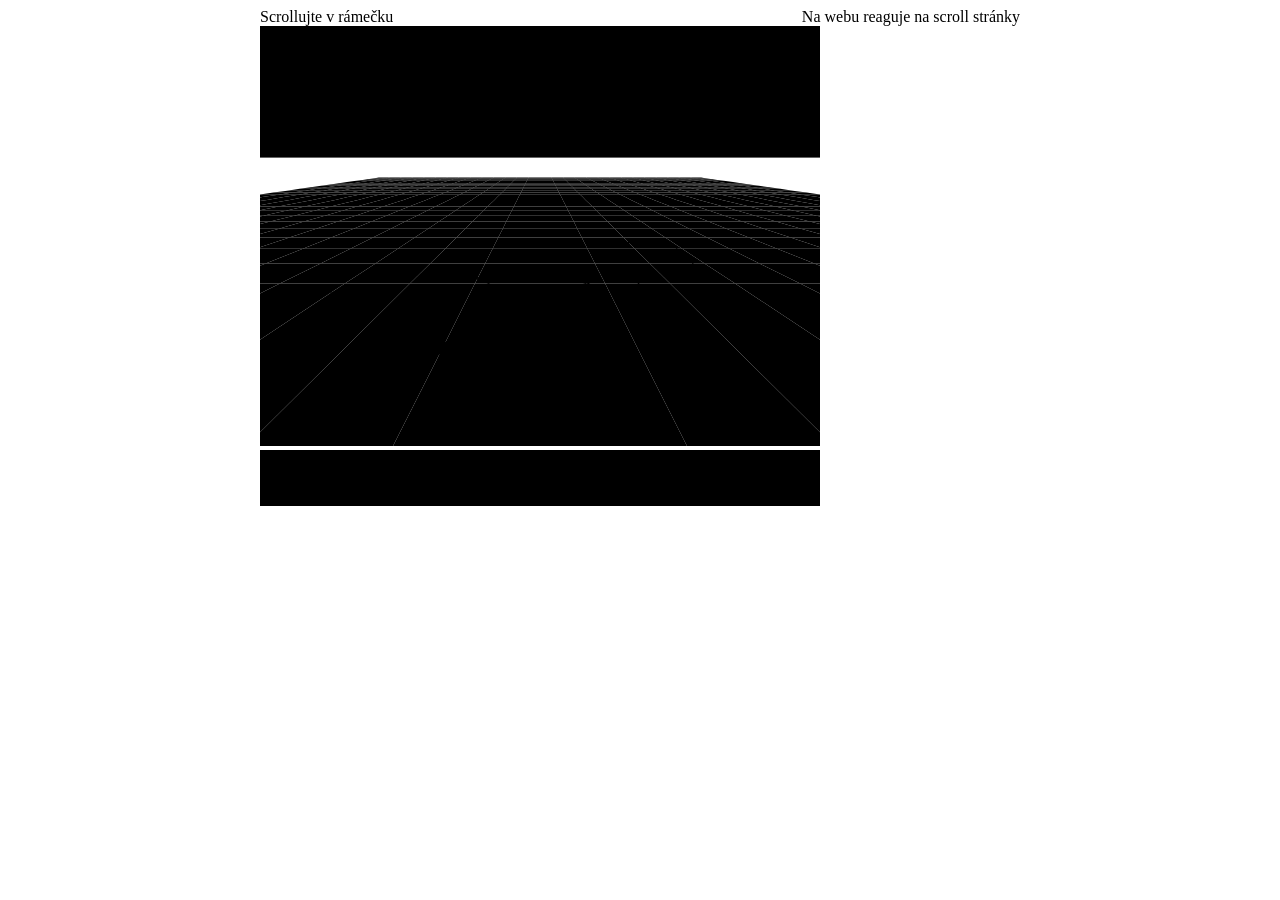
<file: design-system/components/BeforeAfter/preview.html>
<!-- @dsCard group="Sekce" height=560 width=760 subtitle="Reference před a po: stěrka odhaluje novou podlahu při scrollu" -->
<!doctype html>
<html lang="cs">
<head>
<meta charset="utf-8">
<meta name="viewport" content="width=device-width, initial-scale=1">
<title>BeforeAfter — náhled</title>
<style>
  .demo { padding: var(--space-6) var(--space-8); max-width: 760px; margin: 0 auto; display: grid; gap: var(--space-3); }
  .demo__scroll { height: 480px; overflow-y: auto; border: 1px solid var(--line); border-radius: var(--radius-lg); background: var(--surface); overscroll-behavior: contain; }
  .demo__inner { padding: 96px var(--space-8) 320px; }
  .demo__inner .sp-ba { max-width: 560px; margin: 0 auto; }
  /* v náhledu je „oknem“ rámeček s vlastním scrollem */
  .demo__scroll .sp-ba-pin { --ba-view: 480px; --ba-distance: 576px; }
  .demo__hint { display: flex; justify-content: space-between; align-items: center; }
</style>
</head>
<body>
<div class="demo">
  <div class="demo__hint">
    <span class="sp-label">Scrollujte v rámečku</span>
    <span class="sp-label">Na webu reaguje na scroll stránky</span>
  </div>
  <div class="demo__scroll" id="scroller" tabindex="0" aria-label="Ukázková oblast pro scroll">
    <div class="demo__inner">

      <div class="sp-ba-pin">
      <div class="sp-ba-pin__frame">
      <figure class="sp-ba" data-ba style="margin:0">
        <div class="sp-ba__frame">
          <svg class="sp-ba__img" data-floor="before" viewBox="0 0 400 300" preserveAspectRatio="xMidYMid slice" role="img" aria-label="Před: opotřebované staré PVC"></svg>
          <svg class="sp-ba__img sp-ba__after" data-floor="after" viewBox="0 0 400 300" preserveAspectRatio="xMidYMid slice" role="img" aria-label="Po: nový lepený vinyl"></svg>
          <span class="sp-ba__edge" aria-hidden="true"></span>
          <span class="sp-ba__trowel" aria-hidden="true">
            <svg viewBox="0 0 24 24" fill="none" stroke="currentColor" stroke-width="1.6" stroke-linejoin="round" stroke-linecap="round"><rect x="6.5" y="3.25" width="11" height="3.5" rx="1.75"/><path d="M12 6.75V10"/><path d="M3 10H21V18H19V16.5H17V18H15V16.5H13V18H11V16.5H9V18H7V16.5H5V18H3Z"/></svg>
          </span>
          <span class="sp-label sp-ba__tag sp-ba__tag--before">Před</span>
          <span class="sp-label sp-ba__tag sp-ba__tag--after">Po</span>
        </div>
        <input class="sp-ba__range" type="range" min="0" max="100" value="55" aria-label="Posunout hranu před a po" hidden>
        <figcaption class="sp-ba__caption">
          <span class="sp-h3">Byt 3+1, Liberec-Rochlice</span>
          <span class="sp-measure">Lepený vinyl, 68 m², hotovo za 3 dny</span>
        </figcaption>
        <span class="sp-small">Ukázková kresba. Na webu ji nahradí dvojice fotek z realizace.</span>
      </figure>
      </div>
      </div>

    </div>
  </div>
</div>

<script>
(function () {
  var NS = "http://www.w3.org/2000/svg";
  function el(tag, attrs, parent) { var n = document.createElementNS(NS, tag); for (var k in attrs) n.setAttribute(k, attrs[k]); parent.appendChild(n); return n; }

  /* --- ukázkové plochy místo fotek: podlaha v perspektivě --- */
  var HZ = 92, K = 208, KX = 250;
  function pt(X, Z) { return [200 + X * KX / Z, HZ + K / Z]; }
  function quad(x0, z0, x1, z1) { return [pt(x0, z0), pt(x1, z0), pt(x1, z1), pt(x0, z1)].map(function (p) { return p[0].toFixed(1) + "," + p[1].toFixed(1); }).join(" "); }
  var seed = 7; function rnd() { seed = (seed * 16807) % 2147483647; return seed / 2147483647; }

  function drawBefore(svg) {
    el("rect", { x: 0, y: 0, width: 400, height: HZ + 2, "class": "sp-ph-wall" }, svg);
    for (var zi = 0; zi < 28; zi++) {
      var z0 = 1 + zi * 0.42, z1 = z0 + 0.42;
      for (var xi = -14; xi < 14; xi++) {
        var x0 = xi * 0.42, cls = (xi + zi) % 2 ? "sp-ph-tile" : "sp-ph-tile sp-ph-tile--alt";
        el("polygon", { points: quad(x0, z0, x0 + 0.42, z1), "class": cls }, svg);
      }
    }
    for (var s = 0; s < 22; s++) {
      var X = (rnd() - 0.5) * 3, Z = 1.05 + rnd() * 2.6, a = pt(X, Z), len = 8 + rnd() * 26, ang = rnd() * Math.PI;
      el("path", { d: "M" + a[0] + " " + a[1] + "q" + (Math.cos(ang) * len / 2) + " " + (Math.sin(ang) * len / 4 - 3) + " " + Math.cos(ang) * len + " " + Math.sin(ang) * len / 2, "class": "sp-ph-scuff" }, svg);
    }
    var t = pt(-0.6, 1.2), u = pt(0.1, 2.2);
    el("path", { d: "M" + t[0] + " " + t[1] + "L" + (t[0] + 30) + " " + (t[1] - 26) + "L" + u[0] + " " + u[1], "class": "sp-ph-scuff" }, svg);
  }

  function drawAfter(svg) {
    el("rect", { x: 0, y: 0, width: 400, height: HZ + 2, "class": "sp-ph-wall" }, svg);
    var W = 0.34;
    for (var xi = -16; xi < 16; xi++) {
      var x0 = xi * W, z = 1 - (((xi * 37) % 10 + 10) % 10) * 0.12;
      while (z < 10) {
        var L = 1.1 + (((xi * 13 + Math.round(z * 10)) % 7 + 7) % 7) * 0.12, z1 = Math.min(z + L, 10);
        var zz = Math.max(z, 1);
        if (z1 > 1) {
          el("polygon", { points: quad(x0, zz, x0 + W, z1), "class": "sp-ph-plank" }, svg);
          var g1 = pt(x0 + W * 0.35, zz), g2 = pt(x0 + W * 0.42, z1), g3 = pt(x0 + W * 0.7, zz), g4 = pt(x0 + W * 0.64, z1);
          el("path", { d: "M" + g1 + "L" + g2 + "M" + g3 + "L" + g4, "class": "sp-ph-grain" }, svg);
        }
        z = z1;
      }
    }
    el("rect", { x: -2, y: HZ - 6, width: 404, height: 9, "class": "sp-ph-skirt" }, svg);
  }

  document.querySelectorAll('svg[data-floor="before"]').forEach(drawBefore);
  document.querySelectorAll('svg[data-floor="after"]').forEach(drawAfter);

  /* --- odhalení na scroll: reference se připne a stěrka jede po dráze kontejneru .sp-ba-pin --- */
  function mountBeforeAfter(fig, scroller) {
    var range = fig.querySelector(".sp-ba__range");
    var pin = fig.closest(".sp-ba-pin"), frame = pin && pin.querySelector(".sp-ba-pin__frame");
    var reduce = window.matchMedia && matchMedia("(prefers-reduced-motion: reduce)").matches;
    var shown = 0, target = 0, raf = 0, top = 0, dist = 1;
    function set(p) {
      fig.style.setProperty("--p", p.toFixed(4));
      fig.style.setProperty("--tilt", (Math.sin(p * Math.PI * 5) * 7).toFixed(2) + "deg");
    }
    /* omezený pohyb (nebo chybí kontejner): bez připnutí, hranu posouvá posuvník */
    if (reduce || !frame) { range.hidden = false; set(range.value / 100); range.addEventListener("input", function () { set(range.value / 100); }); return; }

    /* dráha = o kolik je kontejner vyšší než připnutý rám */
    function layout() {
      top = parseFloat(getComputedStyle(frame).top) || 0;
      dist = Math.max(1, pin.offsetHeight - frame.offsetHeight);
      schedule();
    }
    function tick() {
      raf = 0;
      var origin = scroller ? scroller.getBoundingClientRect().top : 0;
      /* 0 na začátku připnutí, 1 na jeho konci */
      target = Math.max(0, Math.min(1, (origin + top - pin.getBoundingClientRect().top) / dist));
      /* zlomky pixelu na koncích dráhy: na konci je „po“ odkrytá celá, na začátku vůbec */
      if (target > 0.995) target = 1; else if (target < 0.005) target = 0;
      shown += (target - shown) * 0.2;
      if (Math.abs(target - shown) < 0.001) shown = target;
      set(shown);
      if (shown !== target) raf = requestAnimationFrame(tick);
    }
    function schedule() { if (!raf) raf = requestAnimationFrame(tick); }
    (scroller || window).addEventListener("scroll", schedule, { passive: true });
    window.addEventListener("resize", layout, { passive: true });
    window.addEventListener("orientationchange", layout);
    if ("ResizeObserver" in window) new ResizeObserver(layout).observe(pin);
    layout();
  }

  var scroller = document.getElementById("scroller");
  document.querySelectorAll("[data-ba]").forEach(function (f) { mountBeforeAfter(f, scroller); });
})();
</script>
</body>
</html>
</file>
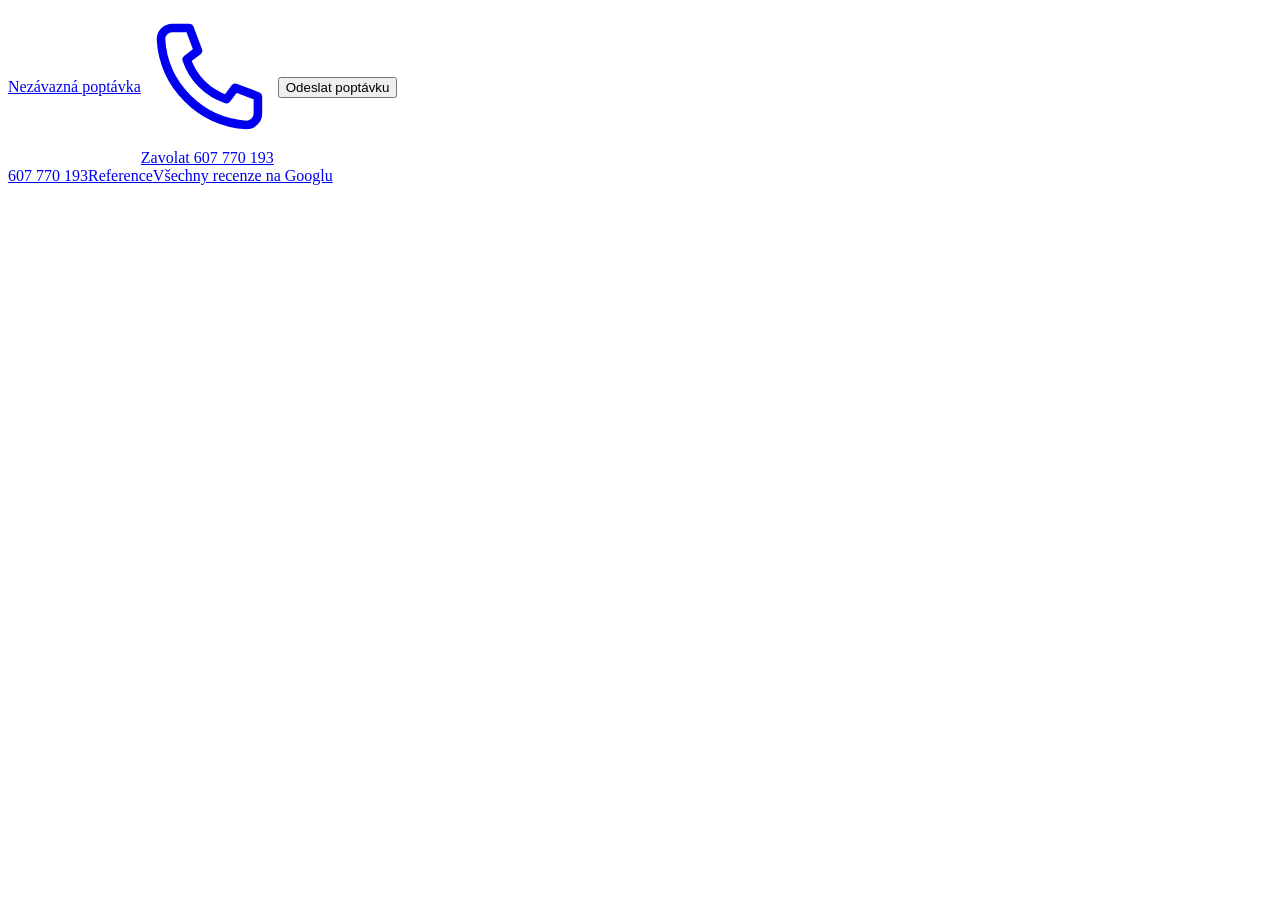
<file: design-system/components/Button/preview.html>
<!-- @dsCard group="Základ" height=150 width=760 subtitle="Hlavní, vedlejší, telefon a odkaz" -->
<!doctype html>
<html lang="cs">
<head>
<meta charset="utf-8">
<meta name="viewport" content="width=device-width, initial-scale=1">
<title>Button — náhled</title>
<style>
  .demo { padding: var(--space-6) var(--space-8); display: grid; gap: var(--space-4); }
  .row { display: flex; flex-wrap: wrap; gap: var(--space-3); align-items: center; }
</style>
</head>
<body>
<div class="demo">
  <div class="row">
    <a class="sp-btn sp-btn--primary" href="#kontakt">Nezávazná poptávka</a>
    <a class="sp-btn sp-btn--secondary" href="tel:+420607770193">
      <svg viewBox="0 0 24 24" fill="none" stroke="currentColor" stroke-width="1.5" stroke-linejoin="round" stroke-linecap="round" aria-hidden="true"><path d="M5.5 3.5h3l1.5 4-2 1.5a11 11 0 0 0 7 7l1.5-2 4 1.5v3a2 2 0 0 1-2 2A16 16 0 0 1 3.5 5.5a2 2 0 0 1 2-2z"/></svg>
      Zavolat 607 770 193
    </a>
    <button class="sp-btn sp-btn--primary" type="submit">Odeslat poptávku</button>
  </div>
  <div class="row">
    <a class="sp-btn sp-btn--primary sp-btn--small" href="tel:+420607770193">607 770 193</a>
    <a class="sp-btn sp-btn--secondary sp-btn--small" href="#reference">Reference</a>
    <a class="sp-link" href="#recenze">Všechny recenze na Googlu</a>
  </div>
</div>
</body>
</html>
</file>
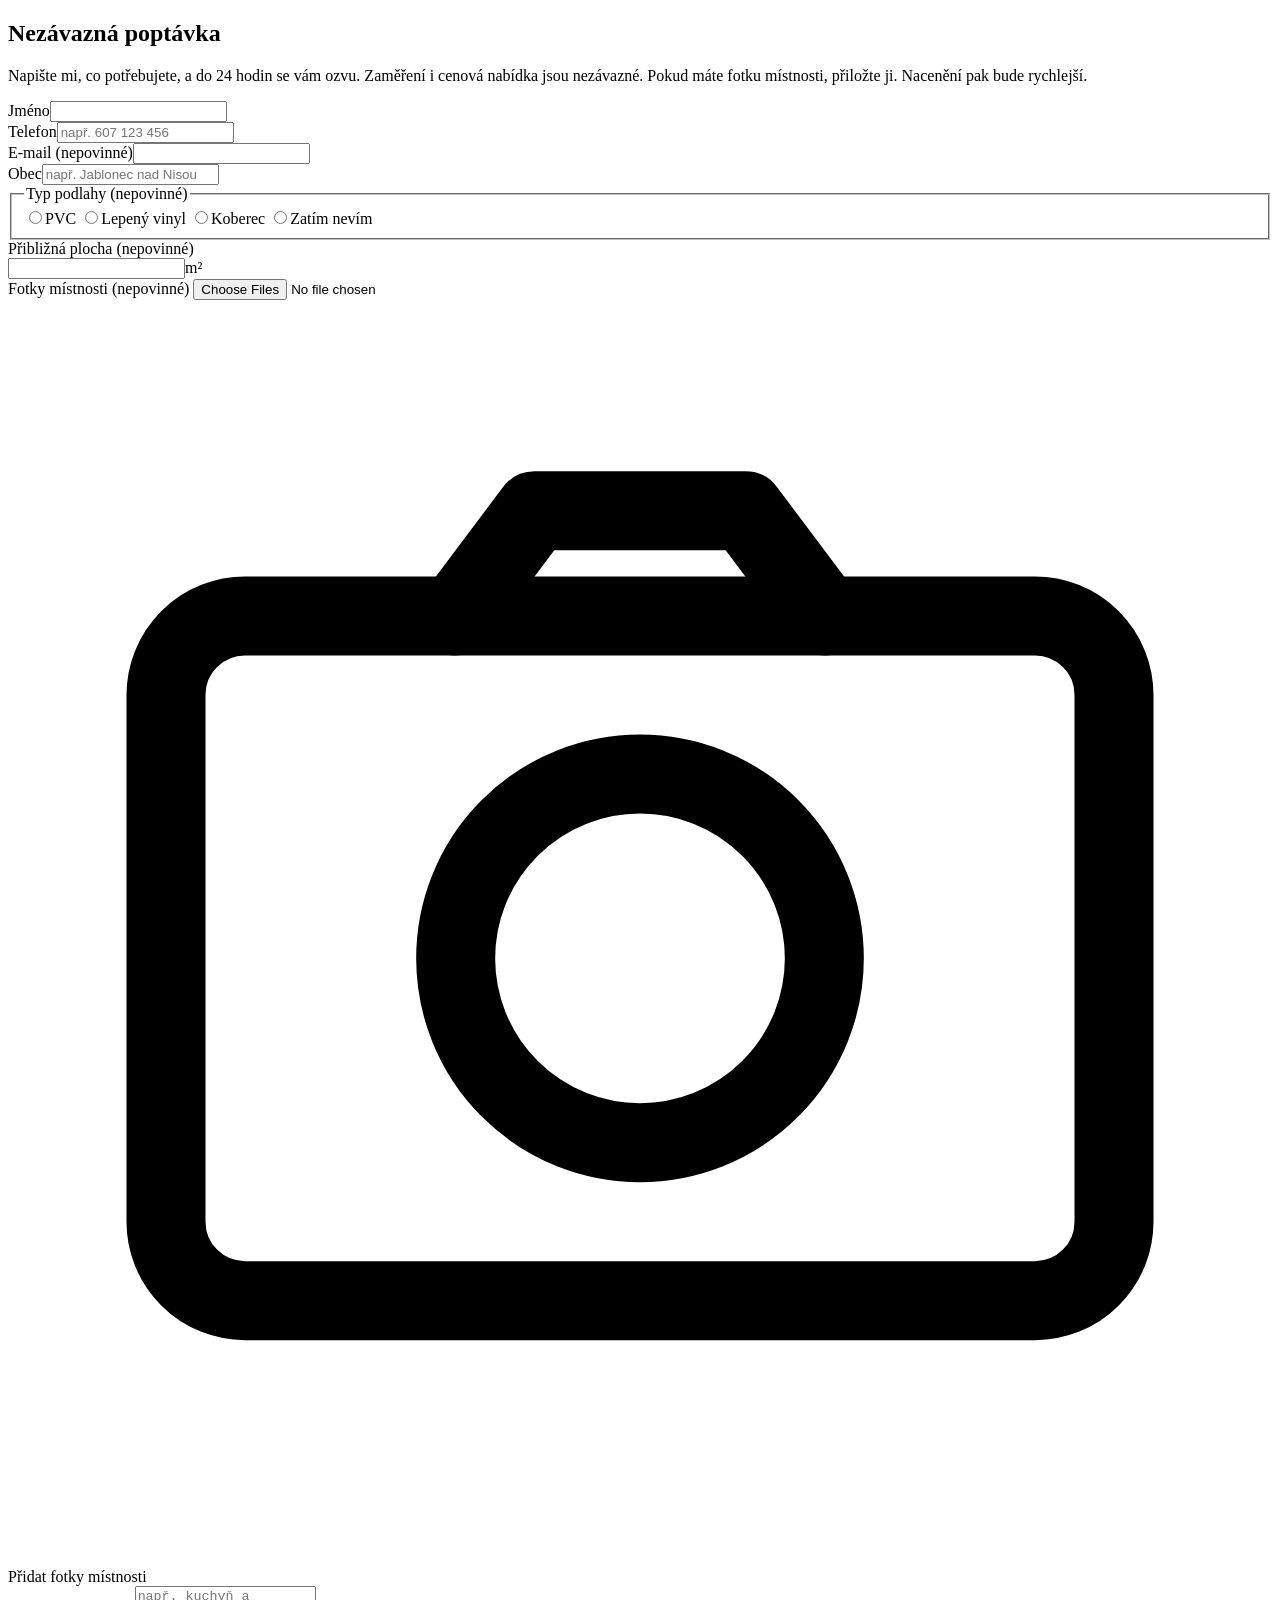
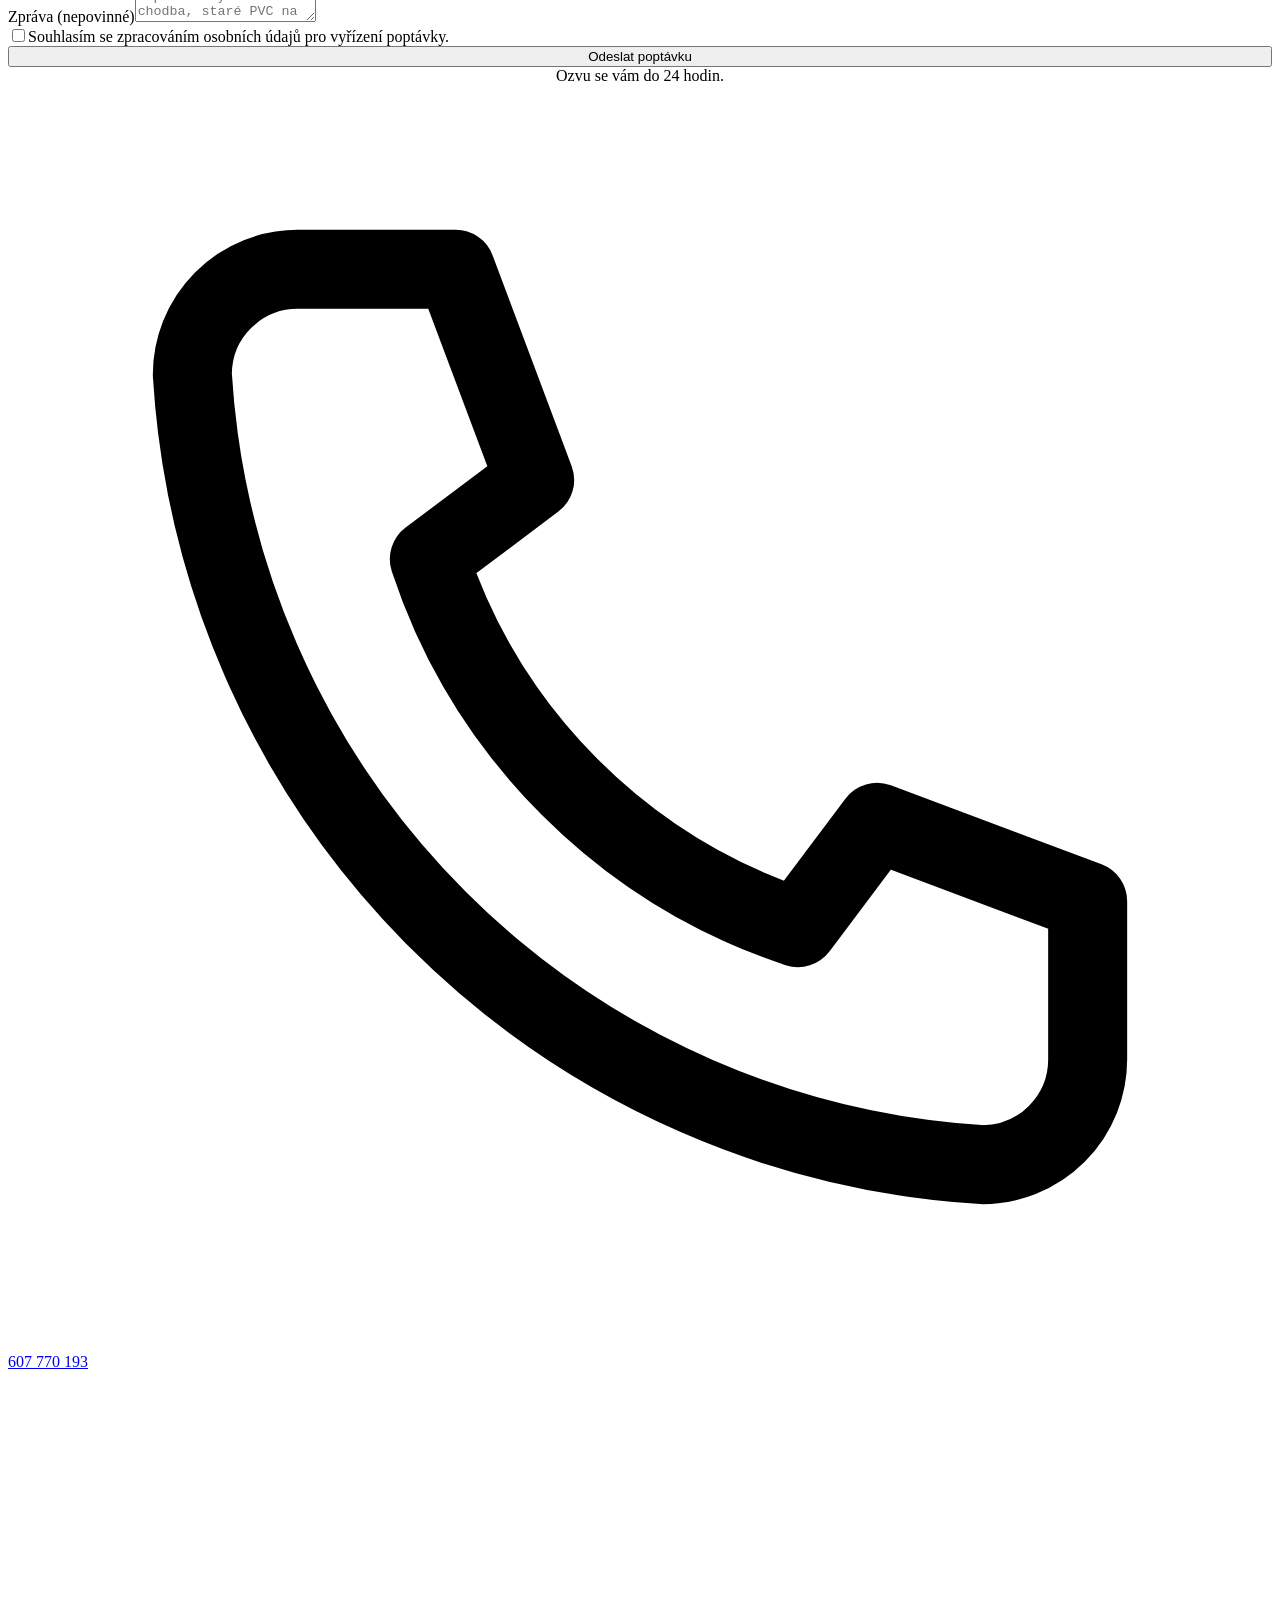
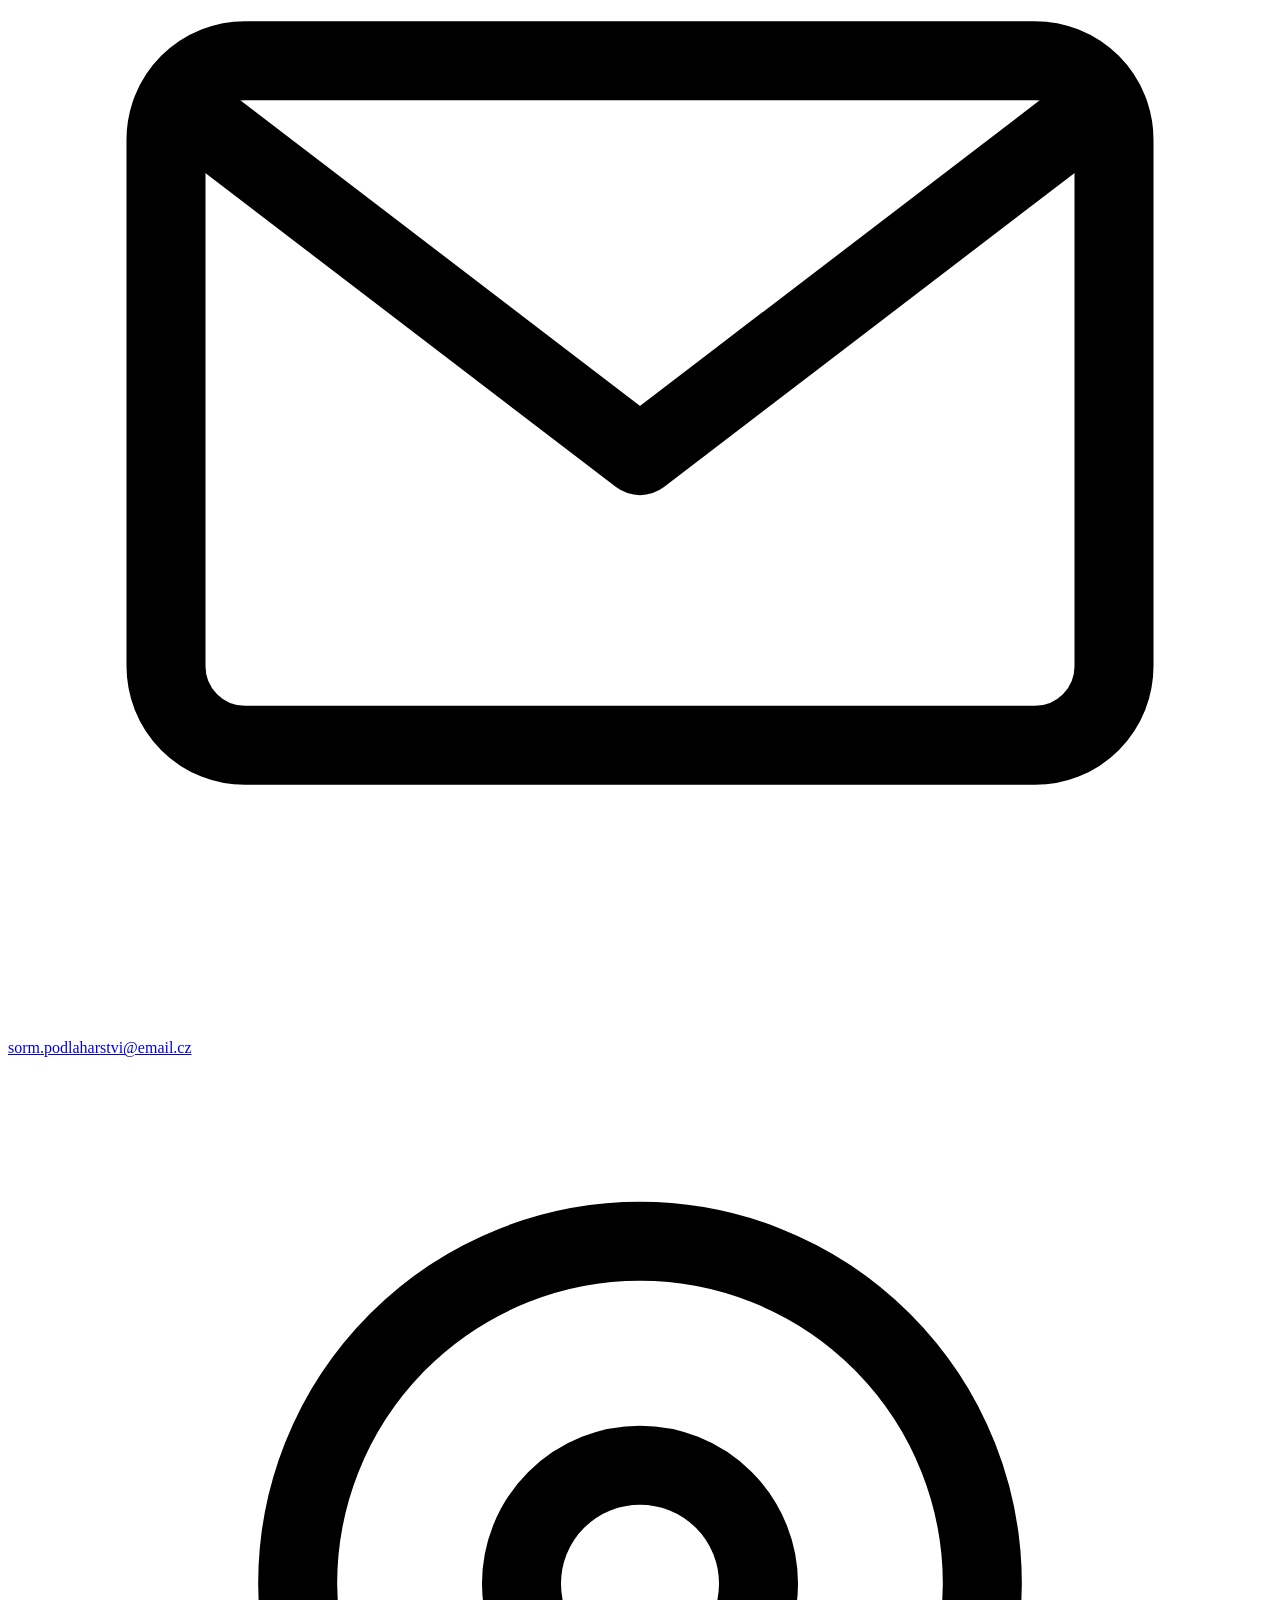
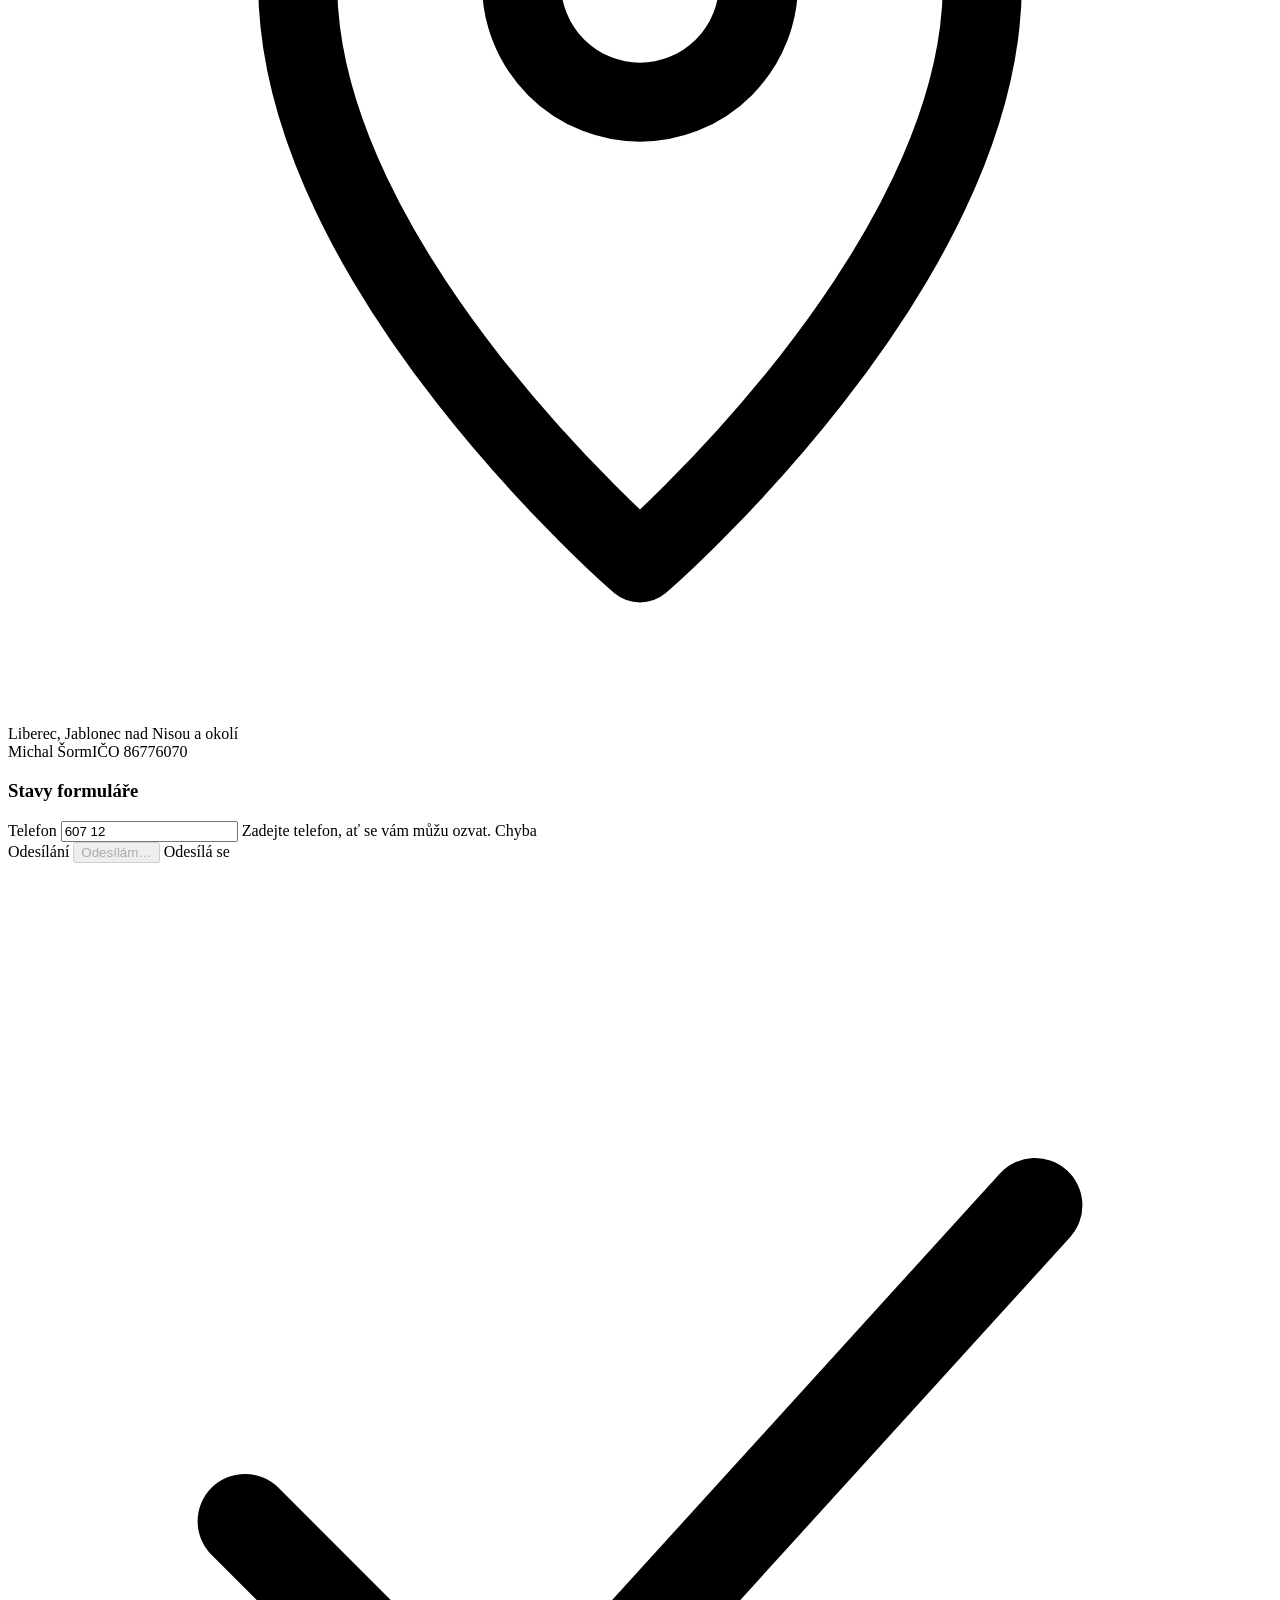
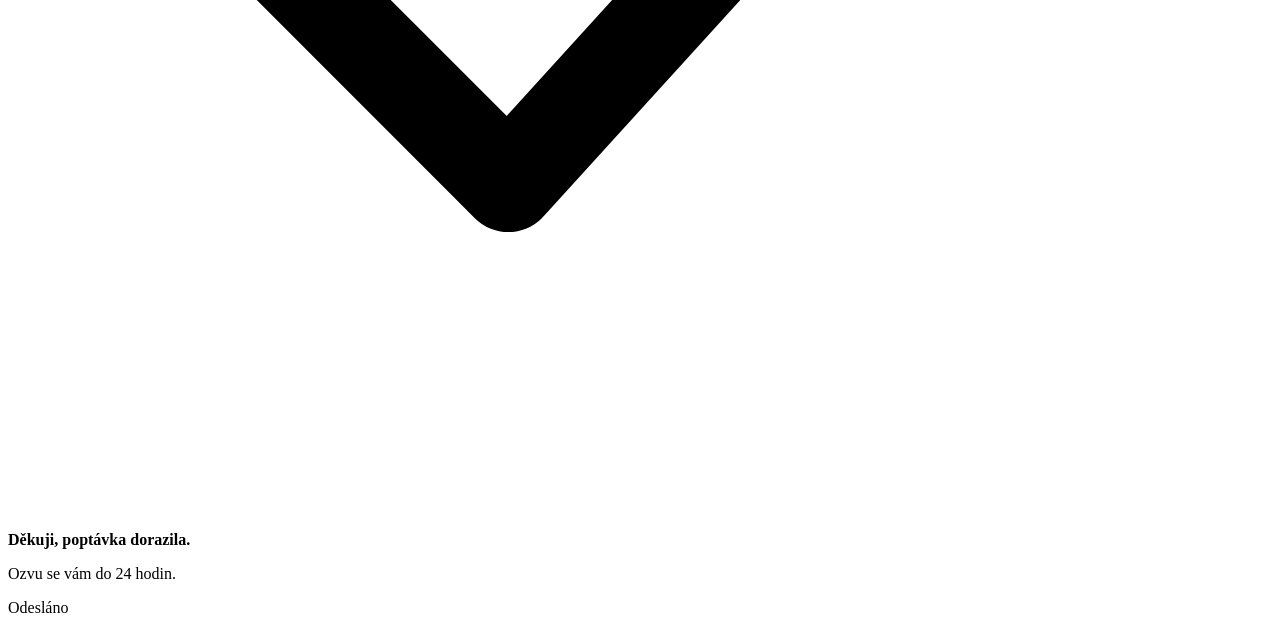
<file: design-system/components/ContactForm/preview.html>
<!-- @dsCard group="Sekce" height=1080 width=1100 subtitle="Poptávkový formulář a kontaktní údaje" -->
<!doctype html>
<html lang="cs">
<head>
<meta charset="utf-8">
<meta name="viewport" content="width=device-width, initial-scale=1">
<title>ContactForm — náhled</title>
<style>.demo { padding: var(--space-8); background: var(--surface-sunk); }</style>
</head>
<body>
<div class="demo sp-contact-wrap" id="kontakt">
  <header class="sp-section-head">
    <h2 class="sp-h2">Nezávazná poptávka</h2>
    <p class="sp-lead">Napište mi, co potřebujete, a do 24 hodin se vám ozvu. Zaměření i cenová nabídka jsou nezávazné. Pokud máte fotku místnosti, přiložte ji. Nacenění pak bude rychlejší.</p>
  </header>
  <div class="sp-contact">
    <div class="sp-form-slot">
    <form class="sp-form" id="poptavka" novalidate>
      <div class="sp-field"><label for="f-jmeno">Jméno</label><input class="sp-input" id="f-jmeno" name="jmeno" autocomplete="name" required><span class="sp-error" id="e-jmeno" hidden>Zadejte jméno.</span></div>
      <div class="sp-field"><label for="f-tel">Telefon</label><input class="sp-input" id="f-tel" name="telefon" type="tel" autocomplete="tel" inputmode="tel" required placeholder="např. 607 123 456"><span class="sp-error" id="e-tel" hidden>Zadejte telefon, ať se vám můžu ozvat.</span></div>
      <div class="sp-field"><label for="f-mail">E-mail <span class="sp-opt">(nepovinné)</span></label><input class="sp-input" id="f-mail" name="email" type="email" autocomplete="email"></div>
      <div class="sp-field"><label for="f-obec">Obec</label><input class="sp-input" id="f-obec" name="obec" autocomplete="address-level2" required placeholder="např. Jablonec nad Nisou"><span class="sp-error" id="e-obec" hidden>Napište obec, kde je podlaha.</span></div>

      <fieldset class="sp-field sp-field--full">
        <legend>Typ podlahy <span class="sp-opt">(nepovinné)</span></legend>
        <div class="sp-chips">
          <label class="sp-chip"><input type="radio" name="typ" value="pvc"><span>PVC</span></label>
          <label class="sp-chip"><input type="radio" name="typ" value="vinyl"><span>Lepený vinyl</span></label>
          <label class="sp-chip"><input type="radio" name="typ" value="koberec"><span>Koberec</span></label>
          <label class="sp-chip"><input type="radio" name="typ" value="nevim"><span>Zatím nevím</span></label>
        </div>
      </fieldset>

      <div class="sp-field"><label for="f-m2">Přibližná plocha <span class="sp-opt">(nepovinné)</span></label><div class="sp-suffix"><input class="sp-input" id="f-m2" name="plocha" type="number" inputmode="decimal" min="0"><span>m²</span></div></div>
      <div class="sp-field">
        <span class="sp-field__title" id="foto-title">Fotky místnosti <span class="sp-opt">(nepovinné)</span></span>
        <label class="sp-drop">
          <input class="sp-sr-only" id="f-foto" name="fotky" type="file" accept="image/*" multiple aria-labelledby="foto-title foto-text">
          <svg viewBox="0 0 24 24" fill="none" stroke="currentColor" stroke-width="1.5" stroke-linejoin="round" stroke-linecap="round" aria-hidden="true"><rect x="3" y="6" width="18" height="13" rx="1.5"/><circle cx="12" cy="12.5" r="3.5"/><path d="M8.5 6l1.5-2h4l1.5 2"/></svg>
          <span class="sp-small" id="foto-text">Přidat fotky místnosti</span>
        </label>
      </div>

      <div class="sp-field sp-field--full"><label for="f-zprava">Zpráva <span class="sp-opt">(nepovinné)</span></label><textarea class="sp-input" id="f-zprava" name="zprava" placeholder="např. kuchyň a chodba, staré PVC na vytrhání"></textarea></div>

      <div class="sp-field sp-field--full">
        <label class="sp-check"><input type="checkbox" id="f-souhlas" required><span>Souhlasím se zpracováním osobních údajů pro vyřízení poptávky.</span></label>
        <span class="sp-error" id="e-souhlas" hidden>Bez souhlasu poptávku nemůžu zpracovat.</span>
      </div>

      <div class="sp-field--full" style="display:grid;gap:var(--space-2)">
        <button class="sp-btn sp-btn--primary sp-btn--block" type="submit" id="f-odeslat">Odeslat poptávku</button>
        <span class="sp-small" style="text-align:center">Ozvu se vám do 24 hodin.</span>
      </div>
    </form>
    </div>

    <aside class="sp-info" aria-label="Kontakt">
      <div class="sp-info__row">
        <svg viewBox="0 0 24 24" fill="none" stroke="currentColor" stroke-width="1.5" stroke-linejoin="round" stroke-linecap="round" aria-hidden="true"><path d="M5.5 3.5h3l1.5 4-2 1.5a11 11 0 0 0 7 7l1.5-2 4 1.5v3a2 2 0 0 1-2 2A16 16 0 0 1 3.5 5.5a2 2 0 0 1 2-2z"/></svg>
        <a class="sp-info__phone sp-focusable" href="tel:+420607770193">607 770 193</a>
      </div>
      <div class="sp-info__row">
        <svg viewBox="0 0 24 24" fill="none" stroke="currentColor" stroke-width="1.5" stroke-linejoin="round" stroke-linecap="round" aria-hidden="true"><rect x="3" y="5.5" width="18" height="13" rx="1.5"/><path d="M3.5 6.5 12 13l8.5-6.5"/></svg>
        <a class="sp-body sp-focusable" href="mailto:sorm.podlaharstvi@email.cz">sorm.podlaharstvi@email.cz</a>
      </div>
      <div class="sp-info__row">
        <svg viewBox="0 0 24 24" fill="none" stroke="currentColor" stroke-width="1.5" stroke-linejoin="round" stroke-linecap="round" aria-hidden="true"><path d="M12 21s-6.5-5.6-6.5-11a6.5 6.5 0 0 1 13 0c0 5.4-6.5 11-6.5 11z"/><circle cx="12" cy="10" r="2.25"/></svg>
        <span class="sp-body">Liberec, Jablonec nad Nisou a okolí</span>
      </div>
      <div class="sp-info__firm"><span class="sp-small">Michal Šorm</span><span class="sp-small">IČO 86776070</span></div>
    </aside>
  </div>
  <section class="sp-states" aria-labelledby="stavy-h">
    <h3 class="sp-label" id="stavy-h">Stavy formuláře</h3>
    <div class="sp-states__grid">
      <div class="sp-field">
        <label for="x-tel">Telefon</label>
        <input class="sp-input" id="x-tel" type="tel" aria-invalid="true" aria-describedby="x-tel-e" value="607 12">
        <span class="sp-error" id="x-tel-e">Zadejte telefon, ať se vám můžu ozvat.</span>
        <span class="sp-label">Chyba</span>
      </div>
      <div class="sp-field">
        <span class="sp-field__title">Odesílání</span>
        <button class="sp-btn sp-btn--primary sp-btn--block" type="button" aria-busy="true" disabled>Odesílám…</button>
        <span class="sp-label">Odesílá se</span>
      </div>
      <div class="sp-field">
        <div class="sp-success" role="status">
          <svg viewBox="0 0 24 24" fill="none" stroke="currentColor" stroke-width="1.8" stroke-linecap="round" stroke-linejoin="round" aria-hidden="true"><path d="M4.5 12.5l5 5 10-11"/></svg>
          <div><b>Děkuji, poptávka dorazila.</b><p class="sp-small">Ozvu se vám do 24 hodin.</p></div>
        </div>
        <span class="sp-label">Odesláno</span>
      </div>
    </div>
  </section>
</div>

<script>
(function () {
  var form = document.getElementById("poptavka");
  var file = document.getElementById("f-foto"), fileText = document.getElementById("foto-text");
  var plural = new Intl.PluralRules("cs");
  var WORD = { one: "fotka", few: "fotky", many: "fotky", other: "fotek" };
  file.addEventListener("change", function () {
    var n = file.files.length;
    fileText.textContent = n ? "Vybráno: " + n + " " + WORD[plural.select(n)] : "Přidat fotky místnosti";
  });

  var checks = [
    ["f-jmeno", "e-jmeno", function (el) { return el.value.trim().length > 0; }],
    ["f-tel", "e-tel", function (el) { return el.value.replace(/\D/g, "").length >= 9; }],
    ["f-obec", "e-obec", function (el) { return el.value.trim().length > 0; }],
    ["f-souhlas", "e-souhlas", function (el) { return el.checked; }]
  ];
  function mark(el, err, ok) {
    el.setAttribute("aria-invalid", String(!ok));
    if (ok) el.removeAttribute("aria-describedby"); else el.setAttribute("aria-describedby", err.id);
    err.hidden = ok;
  }
  checks.forEach(function (c) {
    var el = document.getElementById(c[0]), err = document.getElementById(c[1]);
    el.addEventListener(el.type === "checkbox" ? "change" : "blur", function () { if (el.getAttribute("aria-invalid") === "true") mark(el, err, c[2](el)); });
  });

  form.addEventListener("submit", function (e) {
    e.preventDefault();
    var first = null;
    checks.forEach(function (c) {
      var el = document.getElementById(c[0]), ok = c[2](el);
      mark(el, document.getElementById(c[1]), ok);
      if (!ok && !first) first = el;
    });
    if (first) { first.focus(); return; }
    var btn = document.getElementById("f-odeslat");
    btn.disabled = true; btn.setAttribute("aria-busy", "true"); btn.textContent = "Odesílám…";
    /* náhled nic neodesílá; na webu sem patří volání formulářové služby */
    setTimeout(function () {
      var done = document.createElement("div");
      done.className = "sp-success sp-success--large"; done.setAttribute("role", "status"); done.tabIndex = -1;
      done.innerHTML = '<svg viewBox="0 0 24 24" fill="none" stroke="currentColor" stroke-width="1.8" stroke-linecap="round" stroke-linejoin="round" aria-hidden="true"><path d="M4.5 12.5l5 5 10-11"/></svg><div><b>Děkuji, poptávka dorazila.</b><p class="sp-small">Ozvu se vám do 24 hodin.</p></div>';
      form.replaceWith(done); done.focus();
    }, 1200);
  });
})();
</script>
</body>
</html>
</file>
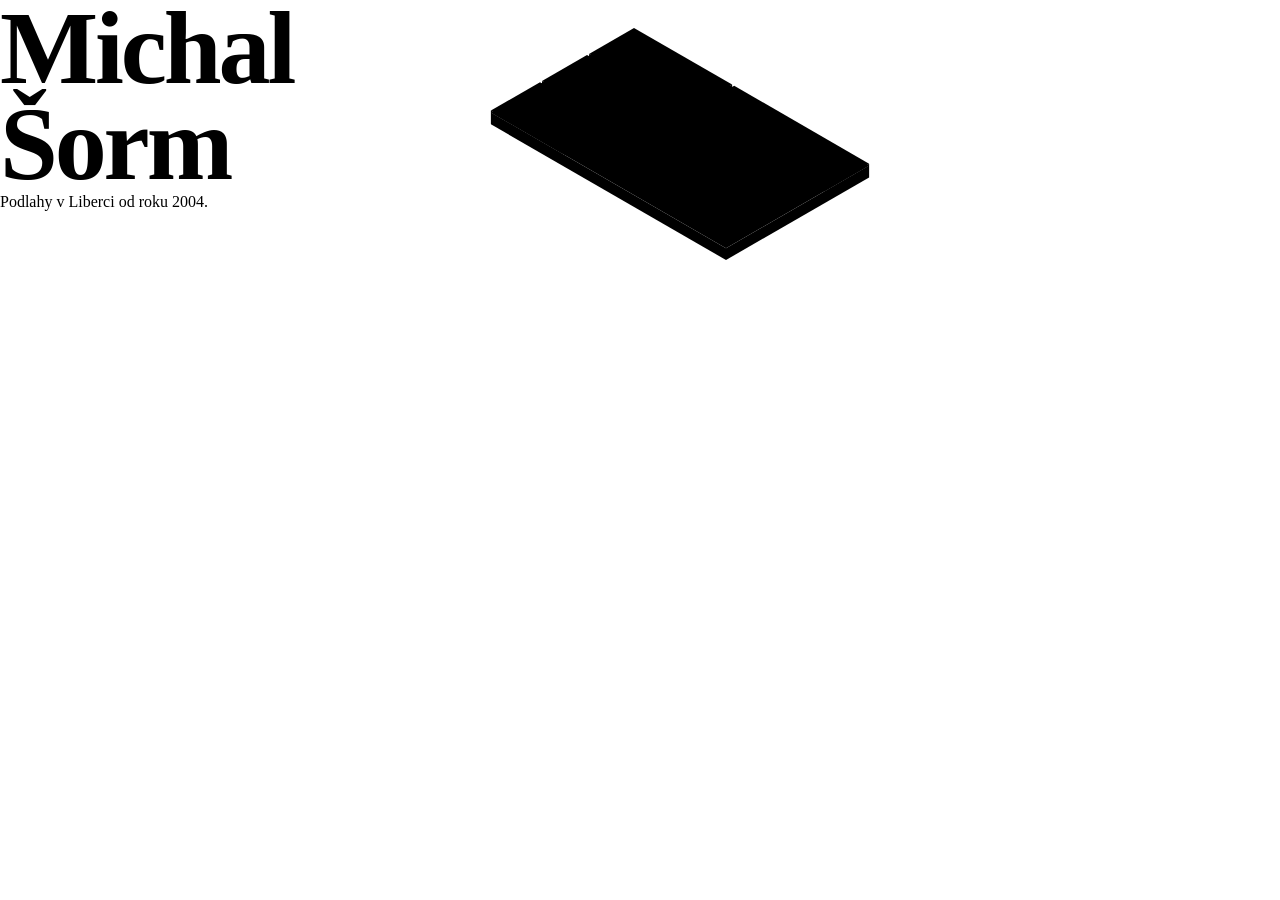
<file: design-system/components/Cover/preview.html>
<!-- @dsCard height=288 -->
<!doctype html>
<html lang="cs">
<head>
<meta charset="utf-8">
<title>Michal Šorm</title>
<style>
  html, body { margin: 0; height: 100%; }
  body { background: var(--surface); color: var(--ink); font-family: var(--font-sans); overflow: hidden; }
  .cover { position: relative; height: 288px; width: 960px; overflow: hidden; }
  .art { position: absolute; top: 0; left: 440px; width: 480px; height: 288px; }
  .art svg { display: block; width: 480px; height: 288px; }
  .art polygon, .art polyline { stroke-width: 1; stroke-linejoin: round; stroke-linecap: round; }
  .plate { fill: var(--hairline-plate); stroke: var(--hairline-edge); }
  .hi-fill { fill: var(--accent); stroke: var(--hairline-edge); }
  .lo { fill: none; stroke: var(--hairline-mid); }
  .words { position: absolute; left: var(--space-8); bottom: var(--space-8); max-width: 420px; }
  .name { margin: 0; font-size: 104px; line-height: .92; font-weight: 700; letter-spacing: -0.03em; font-stretch: 112%; color: var(--ink); }
  .tag { margin: var(--space-3) 0 0 4px; font-size: 16px; line-height: 22px; color: var(--ink-muted); }
</style>
</head>
<body>
<div class="cover">
  <div class="art" aria-hidden="true">
    <svg viewBox="0 0 480 288" width="480" height="288">
      <polygon class="plate" points="50.9,124.3 286.0,260.0 286.0,248.2 50.9,112.5"/>
      <polygon class="plate" points="429.1,177.4 286.0,260.0 286.0,248.2 429.1,165.6"/>
      <polygon class="plate" points="194.0,29.9 429.1,165.6 286.0,248.2 50.9,112.5"/>
      <polygon class="plate" points="149.0,55.8 247.2,112.5 247.2,110.6 149.0,54.0"/>
      <polygon class="plate" points="292.1,86.5 247.2,112.5 247.2,110.6 292.1,84.6"/>
      <polygon class="plate" points="194.0,28.0 292.1,84.6 247.2,110.6 149.0,54.0"/>
      <polygon class="plate" points="249.2,113.7 384.1,191.6 384.1,189.7 249.2,111.8"/>
      <polygon class="plate" points="429.1,165.6 384.1,191.6 384.1,189.7 429.1,163.7"/>
      <polygon class="plate" points="294.2,85.8 429.1,163.7 384.1,189.7 249.2,111.8"/>
      <polygon class="plate" points="102.0,83.0 228.8,156.2 228.8,154.3 102.0,81.1"/>
      <polygon class="plate" points="273.7,130.2 228.8,156.2 228.8,154.3 273.7,128.3"/>
      <polygon class="plate" points="147.0,55.1 273.7,128.3 228.8,154.3 102.0,81.1"/>
      <polyline class="lo" points="184.8,189.4 184.8,189.3 184.8,189.3 184.9,189.2 184.9,189.1 184.9,189.0 185.0,188.9 185.0,188.8 185.0,188.7 185.0,188.7 185.1,188.6 185.1,188.5 185.1,188.4 185.1,188.3 185.1,188.2 185.1,188.1 185.1,188.0 185.1,188.0 185.1,187.9 185.1,187.8 185.1,187.7 185.1,187.6 185.1,187.5 185.1,187.4 185.1,187.3 185.1,187.3 185.1,187.2 185.1,187.1 185.1,187.0 185.0,186.9 185.0,186.8 185.0,186.7 185.0,186.6 184.9,186.6 184.9,186.5 184.9,186.4 184.8,186.3 184.8,186.2 184.8,186.1 184.7,186.1 184.7,186.0 184.7,185.9 184.6,185.8 184.6,185.7 184.5,185.6 184.5,185.6 184.4,185.5 184.4,185.4 184.3,185.3 184.3,185.2 184.2,185.1 184.1,185.1 184.1,185.0 184.0,184.9 183.9,184.8 183.9,184.7 183.8,184.7 183.7,184.6 183.7,184.5 183.6,184.4 183.5,184.4 183.4,184.3 183.4,184.2 183.3,184.1 183.2,184.1 183.1,184.0 183.0,183.9 182.9,183.9 182.8,183.8 182.7,183.7 182.7,183.6 182.6,183.6 182.5,183.5 182.4,183.4 182.3,183.4 182.2,183.3 182.1,183.2 182.0,183.2 181.9,183.1 181.7,183.1"/>
      <polyline class="lo" points="191.5,193.2 191.6,193.1 191.7,192.9 191.8,192.8 191.9,192.7 192.1,192.5 192.2,192.4 192.3,192.3 192.4,192.1 192.5,192.0 192.6,191.8 192.6,191.7 192.7,191.5 192.8,191.4 192.9,191.2 193.0,191.1 193.0,191.0 193.1,190.8 193.2,190.7 193.2,190.5 193.3,190.4 193.4,190.2 193.4,190.1 193.5,189.9 193.5,189.8 193.6,189.6 193.6,189.5 193.6,189.3 193.7,189.2 193.7,189.0 193.7,188.8 193.7,188.7 193.8,188.5 193.8,188.4 193.8,188.2 193.8,188.1 193.8,187.9 193.8,187.8 193.8,187.6 193.8,187.5 193.8,187.3 193.8,187.2 193.8,187.0 193.7,186.9 193.7,186.7 193.7,186.6 193.7,186.4 193.6,186.3 193.6,186.1 193.6,186.0 193.5,185.8 193.5,185.7 193.4,185.5 193.4,185.4 193.3,185.2 193.2,185.1 193.2,184.9 193.1,184.8 193.0,184.6 193.0,184.5 192.9,184.3 192.8,184.2 192.7,184.0 192.6,183.9 192.6,183.7 192.5,183.6 192.4,183.5 192.3,183.3 192.2,183.2 192.1,183.0 191.9,182.9 191.8,182.8 191.7,182.6 191.6,182.5 191.5,182.3 191.4,182.2 191.2,182.1 191.1,181.9 191.0,181.8 190.8,181.7 190.7,181.5 190.5,181.4 190.4,181.3 190.2,181.2 190.1,181.0 189.9,180.9 189.8,180.8 189.6,180.7 189.5,180.5 189.3,180.4 189.1,180.3 189.0,180.2 188.8,180.1 188.6,180.0 188.4,179.9 188.2,179.7 188.1,179.6 187.9,179.5"/>
      <polyline class="lo" points="197.8,196.9 198.0,196.7 198.2,196.5 198.4,196.3 198.6,196.1 198.8,195.9 199.0,195.7 199.2,195.6 199.3,195.4 199.5,195.2 199.7,195.0 199.8,194.8 200.0,194.6 200.1,194.4 200.3,194.2 200.4,194.0 200.6,193.8 200.7,193.6 200.8,193.4 200.9,193.1 201.1,192.9 201.2,192.7 201.3,192.5 201.4,192.3 201.5,192.1 201.6,191.9 201.7,191.7 201.8,191.5 201.8,191.3 201.9,191.0 202.0,190.8 202.1,190.6 202.1,190.4 202.2,190.2 202.2,190.0 202.3,189.7 202.3,189.5 202.4,189.3 202.4,189.1 202.4,188.9 202.4,188.7 202.5,188.4 202.5,188.2 202.5,188.0 202.5,187.8 202.5,187.6 202.5,187.3 202.5,187.1 202.4,186.9 202.4,186.7 202.4,186.5 202.4,186.3 202.3,186.0 202.3,185.8 202.2,185.6 202.2,185.4 202.1,185.2 202.1,185.0 202.0,184.7 201.9,184.5 201.8,184.3 201.8,184.1 201.7,183.9 201.6,183.7 201.5,183.5 201.4,183.3 201.3,183.0 201.2,182.8 201.1,182.6 200.9,182.4 200.8,182.2 200.7,182.0 200.6,181.8 200.4,181.6 200.3,181.4 200.1,181.2 200.0,181.0 199.8,180.8 199.7,180.6 199.5,180.4 199.3,180.2 199.2,180.0 199.0,179.8 198.8,179.6 198.6,179.4 198.4,179.2 198.2,179.1 198.0,178.9 197.8,178.7 197.6,178.5 197.4,178.3 197.2,178.1 197.0,178.0 196.7,177.8 196.5,177.6 196.3,177.4 196.0,177.3 195.8,177.1 195.6,176.9 195.3,176.8 195.1,176.6 194.8,176.5 194.5,176.3 194.3,176.1 194.0,176.0"/>
      <polyline class="lo" points="204.0,200.5 204.3,200.3 204.5,200.1 204.8,199.8 205.1,199.6 205.4,199.4 205.6,199.1 205.9,198.9 206.1,198.6 206.4,198.4 206.6,198.1 206.8,197.9 207.1,197.6 207.3,197.4 207.5,197.1 207.7,196.9 207.9,196.6 208.1,196.3 208.3,196.1 208.5,195.8 208.7,195.6 208.8,195.3 209.0,195.0 209.2,194.8 209.3,194.5 209.5,194.2 209.6,193.9 209.7,193.7 209.9,193.4 210.0,193.1 210.1,192.8 210.2,192.6 210.3,192.3 210.4,192.0 210.5,191.7 210.6,191.5 210.7,191.2 210.8,190.9 210.8,190.6 210.9,190.3 210.9,190.0 211.0,189.8 211.0,189.5 211.1,189.2 211.1,188.9 211.1,188.6 211.1,188.3 211.1,188.1 211.1,187.8 211.1,187.5 211.1,187.2 211.1,186.9 211.1,186.6 211.1,186.4 211.0,186.1 211.0,185.8 210.9,185.5 210.9,185.2 210.8,184.9 210.8,184.7 210.7,184.4 210.6,184.1 210.5,183.8 210.4,183.5 210.3,183.3 210.2,183.0 210.1,182.7 210.0,182.4 209.9,182.2 209.7,181.9 209.6,181.6 209.5,181.3 209.3,181.1 209.2,180.8 209.0,180.5 208.8,180.3 208.7,180.0 208.5,179.7 208.3,179.5 208.1,179.2 207.9,179.0 207.7,178.7 207.5,178.4 207.3,178.2 207.1,177.9 206.8,177.7 206.6,177.4 206.4,177.2 206.1,176.9 205.9,176.7 205.6,176.4 205.4,176.2 205.1,176.0 204.8,175.7 204.5,175.5 204.3,175.3 204.0,175.0 203.7,174.8 203.4,174.6 203.1,174.3 202.8,174.1 202.5,173.9 202.1,173.7 201.8,173.5 201.5,173.3 201.2,173.1 200.8,172.8 200.5,172.6 200.1,172.4"/>
      <polyline class="lo" points="210.3,204.0 210.6,203.8 211.0,203.5 211.3,203.2 211.7,202.9 212.0,202.6 212.4,202.3 212.7,202.0 213.0,201.7 213.3,201.4 213.6,201.1 213.9,200.8 214.2,200.5 214.5,200.2 214.8,199.9 215.1,199.6 215.3,199.3 215.6,199.0 215.8,198.6 216.1,198.3 216.3,198.0 216.5,197.7 216.7,197.3 217.0,197.0 217.2,196.7 217.4,196.4 217.6,196.0 217.7,195.7 217.9,195.4 218.1,195.0 218.2,194.7 218.4,194.4 218.5,194.0 218.7,193.7 218.8,193.3 218.9,193.0 219.0,192.6 219.2,192.3 219.3,192.0 219.3,191.6 219.4,191.3 219.5,190.9 219.6,190.6 219.6,190.2 219.7,189.9 219.7,189.5 219.8,189.2 219.8,188.8 219.8,188.5 219.8,188.1 219.8,187.8 219.8,187.4 219.8,187.1 219.8,186.7 219.8,186.4 219.7,186.0 219.7,185.7 219.6,185.3 219.6,185.0 219.5,184.6 219.4,184.3 219.3,183.9 219.3,183.6 219.2,183.3 219.0,182.9 218.9,182.6 218.8,182.2 218.7,181.9 218.5,181.5 218.4,181.2 218.2,180.9 218.1,180.5 217.9,180.2 217.7,179.9 217.6,179.5 217.4,179.2 217.2,178.9 217.0,178.5 216.7,178.2 216.5,177.9 216.3,177.6 216.1,177.2 215.8,176.9 215.6,176.6 215.3,176.3 215.1,176.0 214.8,175.7 214.5,175.3 214.2,175.0 213.9,174.7 213.6,174.4 213.3,174.1 213.0,173.8 212.7,173.5 212.4,173.2 212.0,172.9 211.7,172.7 211.3,172.4 211.0,172.1 210.6,171.8 210.3,171.5 209.9,171.2 209.5,171.0 209.1,170.7 208.7,170.4 208.3,170.2 207.9,169.9 207.5,169.7 207.1,169.4 206.7,169.1 206.3,168.9"/>
      <polyline class="lo" points="216.7,207.4 217.1,207.1 217.6,206.8 218.0,206.4 218.4,206.1 218.8,205.7 219.2,205.4 219.6,205.0 220.0,204.7 220.4,204.3 220.8,204.0 221.1,203.6 221.5,203.3 221.8,202.9 222.2,202.5 222.5,202.2 222.8,201.8 223.1,201.4 223.4,201.1 223.7,200.7 224.0,200.3 224.3,199.9 224.6,199.5 224.8,199.1 225.1,198.8 225.3,198.4 225.6,198.0 225.8,197.6 226.0,197.2 226.2,196.8 226.4,196.4 226.6,196.0 226.8,195.6 227.0,195.2 227.1,194.8 227.3,194.4 227.4,194.0 227.6,193.6 227.7,193.2 227.8,192.7 227.9,192.3 228.0,191.9 228.1,191.5 228.2,191.1 228.3,190.7 228.3,190.3 228.4,189.9 228.4,189.4 228.5,189.0 228.5,188.6 228.5,188.2 228.5,187.8 228.5,187.4 228.5,187.0 228.5,186.5 228.4,186.1 228.4,185.7 228.3,185.3 228.3,184.9 228.2,184.5 228.1,184.1 228.0,183.6 227.9,183.2 227.8,182.8 227.7,182.4 227.6,182.0 227.4,181.6 227.3,181.2 227.1,180.8 227.0,180.4 226.8,180.0 226.6,179.6 226.4,179.2 226.2,178.8 226.0,178.4 225.8,178.0 225.6,177.6 225.3,177.2 225.1,176.8 224.8,176.4 224.6,176.0 224.3,175.6 224.0,175.3 223.7,174.9 223.4,174.5 223.1,174.1 222.8,173.8 222.5,173.4 222.2,173.0 221.8,172.7 221.5,172.3 221.1,171.9 220.8,171.6 220.4,171.2 220.0,170.9 219.6,170.5 219.2,170.2 218.8,169.8 218.4,169.5 218.0,169.1 217.6,168.8 217.1,168.5 216.7,168.1 216.3,167.8 215.8,167.5 215.3,167.2 214.9,166.9 214.4,166.6 213.9,166.3 213.4,166.0 212.9,165.7 212.4,165.4"/>
      <polyline class="lo" points="222.5,211.3 223.0,210.9 223.5,210.5 224.0,210.1 224.5,209.7 225.0,209.4 225.5,209.0 226.0,208.6 226.4,208.2 226.9,207.8 227.4,207.4 227.8,207.0 228.2,206.6 228.6,206.1 229.1,205.7 229.5,205.3 229.9,204.9 230.2,204.4 230.6,204.0 231.0,203.6 231.3,203.2 231.7,202.7 232.0,202.3 232.3,201.8 232.6,201.4 232.9,200.9 233.2,200.5 233.5,200.0 233.8,199.6 234.1,199.1 234.3,198.7 234.5,198.2 234.8,197.7 235.0,197.3 235.2,196.8 235.4,196.4 235.6,195.9 235.8,195.4 235.9,194.9 236.1,194.5 236.2,194.0 236.4,193.5 236.5,193.0 236.6,192.6 236.7,192.1 236.8,191.6 236.9,191.1 237.0,190.7 237.0,190.2 237.1,189.7 237.1,189.2 237.1,188.7 237.2,188.3 237.2,187.8 237.2,187.3 237.1,186.8 237.1,186.3 237.1,185.9 237.0,185.4 237.0,184.9 236.9,184.4 236.8,183.9 236.7,183.5 236.6,183.0 236.5,182.5 236.4,182.0 236.2,181.6 236.1,181.1 235.9,180.6 235.8,180.1 235.6,179.7 235.4,179.2 235.2,178.7 235.0,178.3 234.8,177.8 234.5,177.4 234.3,176.9 234.1,176.4 233.8,176.0 233.5,175.5 233.2,175.1 232.9,174.6 232.6,174.2 232.3,173.7 232.0,173.3 231.7,172.8 231.3,172.4 231.0,172.0 230.6,171.5 230.2,171.1 229.9,170.7 229.5,170.3 229.1,169.8 228.6,169.4 228.2,169.0 227.8,168.6 227.4,168.2 226.9,167.8 226.4,167.4 226.0,167.0 225.5,166.6 225.0,166.2 224.5,165.8 224.0,165.4 223.5,165.1 223.0,164.7 222.5,164.3 221.9,163.9 221.4,163.6 220.8,163.2 220.3,162.9 219.7,162.5 219.1,162.2 218.5,161.8"/>
      <polyline class="lo" points="229.1,214.5 229.7,214.0 230.3,213.6 230.9,213.2 231.5,212.7 232.0,212.3 232.6,211.9 233.1,211.4 233.7,211.0 234.2,210.5 234.7,210.0 235.2,209.6 235.7,209.1 236.2,208.6 236.6,208.2 237.1,207.7 237.5,207.2 238.0,206.7 238.4,206.2 238.8,205.7 239.2,205.2 239.6,204.7 240.0,204.2 240.3,203.7 240.7,203.2 241.0,202.7 241.4,202.2 241.7,201.7 242.0,201.2 242.3,200.7 242.6,200.2 242.9,199.6 243.1,199.1 243.4,198.6 243.6,198.1 243.8,197.5 244.1,197.0 244.3,196.5 244.4,195.9 244.6,195.4 244.8,194.8 244.9,194.3 245.1,193.8 245.2,193.2 245.3,192.7 245.4,192.1 245.5,191.6 245.6,191.1 245.7,190.5 245.7,190.0 245.8,189.4 245.8,188.9 245.8,188.3 245.8,187.8 245.8,187.2 245.8,186.7 245.8,186.1 245.7,185.6 245.7,185.1 245.6,184.5 245.5,184.0 245.4,183.4 245.3,182.9 245.2,182.3 245.1,181.8 244.9,181.3 244.8,180.7 244.6,180.2 244.4,179.6 244.3,179.1 244.1,178.6 243.8,178.0 243.6,177.5 243.4,177.0 243.1,176.5 242.9,175.9 242.6,175.4 242.3,174.9 242.0,174.4 241.7,173.9 241.4,173.3 241.0,172.8 240.7,172.3 240.3,171.8 240.0,171.3 239.6,170.8 239.2,170.3 238.8,169.8 238.4,169.3 238.0,168.8 237.5,168.4 237.1,167.9 236.6,167.4 236.2,166.9 235.7,166.4 235.2,166.0 234.7,165.5 234.2,165.1 233.7,164.6 233.1,164.1 232.6,163.7 232.0,163.3 231.5,162.8 230.9,162.4 230.3,162.0 229.7,161.5 229.1,161.1 228.5,160.7 227.9,160.3 227.3,159.9 226.6,159.5 226.0,159.1 225.3,158.7 224.7,158.3"/>
      <polyline class="lo" points="235.1,218.1 235.8,217.7 236.5,217.2 237.1,216.7 237.8,216.2 238.4,215.7 239.1,215.2 239.7,214.7 240.3,214.2 240.9,213.7 241.5,213.2 242.0,212.7 242.6,212.2 243.1,211.7 243.7,211.1 244.2,210.6 244.7,210.1 245.2,209.5 245.7,209.0 246.2,208.4 246.6,207.9 247.1,207.3 247.5,206.8 247.9,206.2 248.3,205.7 248.7,205.1 249.1,204.5 249.5,204.0 249.9,203.4 250.2,202.8 250.5,202.2 250.9,201.6 251.2,201.1 251.5,200.5 251.7,199.9 252.0,199.3 252.3,198.7 252.5,198.1 252.7,197.5 253.0,196.9 253.2,196.3 253.3,195.7 253.5,195.1 253.7,194.5 253.8,193.9 253.9,193.3 254.1,192.7 254.2,192.1 254.3,191.4 254.3,190.8 254.4,190.2 254.4,189.6 254.5,189.0 254.5,188.4 254.5,187.8 254.5,187.2 254.5,186.6 254.4,185.9 254.4,185.3 254.3,184.7 254.3,184.1 254.2,183.5 254.1,182.9 253.9,182.3 253.8,181.7 253.7,181.1 253.5,180.5 253.3,179.9 253.2,179.3 253.0,178.7 252.7,178.1 252.5,177.5 252.3,176.9 252.0,176.3 251.7,175.7 251.5,175.1 251.2,174.5 250.9,173.9 250.5,173.3 250.2,172.8 249.9,172.2 249.5,171.6 249.1,171.0 248.7,170.5 248.3,169.9"/>
      <polyline class="lo" points="243.7,164.4 243.1,163.9 242.6,163.4 242.0,162.8 241.5,162.3 240.9,161.8 240.3,161.3 239.7,160.8 239.1,160.3 238.4,159.8 237.8,159.3 237.1,158.9 236.5,158.4 235.8,157.9 235.1,157.4 234.4,157.0 233.7,156.5 233.0,156.1 232.3,155.6 231.5,155.2 230.8,154.7"/>
      <polyline class="lo" points="240.9,221.9 241.7,221.4 242.5,220.9 243.2,220.3 243.9,219.8 244.7,219.3 245.4,218.7 246.1,218.2 246.7,217.6 247.4,217.1 248.1,216.5 248.7,216.0 249.4,215.4 250.0,214.8 250.6,214.2 251.2,213.6 251.8,213.1 252.3,212.5 252.9,211.9 253.4,211.3 253.9,210.7 254.5,210.1 254.9,209.4 255.4,208.8 255.9,208.2 256.4,207.6 256.8,207.0 257.2,206.3 257.6,205.7 258.0,205.0 258.4,204.4 258.8,203.8 259.1,203.1 259.5,202.5 259.8,201.8 260.1,201.2 260.4,200.5 260.7,199.9 261.0,199.2 261.2,198.5 261.5,197.9 261.7,197.2 261.9,196.5 262.1,195.9 262.3,195.2 262.4,194.5 262.6,193.9 262.7,193.2 262.8,192.5 262.9,191.8 263.0,191.2 263.1,190.5 263.1,189.8 263.1,189.1 263.2,188.5 263.2,187.8 263.2,187.1 263.1,186.4 263.1,185.7 263.1,185.1 263.0,184.4 262.9,183.7 262.8,183.0 262.7,182.4 262.6,181.7 262.4,181.0 262.3,180.4 262.1,179.7 261.9,179.0 261.7,178.4 261.5,177.7 261.2,177.0"/>
      <polyline class="lo" points="259.8,173.7 259.5,173.1 259.1,172.4 258.8,171.8 258.4,171.2 258.0,170.5 257.6,169.9 257.2,169.2 256.8,168.6 256.4,168.0 255.9,167.4 255.4,166.7 254.9,166.1 254.5,165.5 253.9,164.9 253.4,164.3 252.9,163.7 252.3,163.1 251.8,162.5 251.2,161.9 250.6,161.3 250.0,160.7 249.4,160.2 248.7,159.6 248.1,159.0 247.4,158.5 246.7,157.9 246.1,157.4 245.4,156.8 244.7,156.3 243.9,155.8 243.2,155.2 242.5,154.7 241.7,154.2 240.9,153.7 240.2,153.2 239.4,152.7 238.6,152.2 237.8,151.7 236.9,151.2"/>
      <polyline class="lo" points="247.5,225.2 248.3,224.6 249.1,224.1 249.9,223.5 250.8,222.9 251.5,222.3 252.3,221.7 253.1,221.1 253.8,220.5 254.6,219.9 255.3,219.3 256.0,218.7 256.7,218.1 257.4,217.4 258.0,216.8 258.7,216.2 259.3,215.5 259.9,214.9 260.5,214.2 261.1,213.5 261.7,212.9 262.3,212.2 262.8,211.5 263.4,210.9 263.9,210.2 264.4,209.5 264.9,208.8 265.3,208.1 265.8,207.4 266.2,206.7 266.6,206.0 267.0,205.3 267.4,204.6 267.8,203.9 268.2,203.2 268.5,202.5 268.8,201.7 269.1,201.0 269.4,200.3 269.7,199.6 270.0,198.8 270.2,198.1 270.4,197.4 270.6,196.7 270.8,195.9 271.0,195.2 271.2,194.4 271.3,193.7 271.4,193.0 271.5,192.2 271.6,191.5 271.7,190.7 271.8,190.0 271.8,189.3 271.8,188.5 271.9,187.8 271.8,187.0 271.8,186.3 271.8,185.6 271.7,184.8 271.6,184.1 271.5,183.3"/>
      <polyline class="lo" points="270.8,179.6 270.6,178.9 270.4,178.2 270.2,177.4 270.0,176.7 269.7,176.0 269.4,175.3 269.1,174.5 268.8,173.8 268.5,173.1 268.2,172.4 267.8,171.7 267.4,171.0 267.0,170.2 266.6,169.5 266.2,168.8 265.8,168.1 265.3,167.4 264.9,166.8 264.4,166.1 263.9,165.4 263.4,164.7 262.8,164.0 262.3,163.4 261.7,162.7 261.1,162.0 260.5,161.4 259.9,160.7 259.3,160.1 258.7,159.4 258.0,158.8 257.4,158.1 256.7,157.5 256.0,156.9 255.3,156.3 254.6,155.6 253.8,155.0 253.1,154.4 252.3,153.8 251.5,153.2 250.8,152.7 249.9,152.1 249.1,151.5 248.3,150.9 247.5,150.4 246.6,149.8 245.7,149.3 244.9,148.7 244.0,148.2 243.1,147.7"/>
      <polyline class="lo" points="254.0,228.5 254.9,227.9 255.8,227.3 256.7,226.6 257.6,226.0 258.4,225.4 259.3,224.7 260.1,224.1 260.9,223.4 261.7,222.8 262.5,222.1 263.3,221.4 264.0,220.7 264.8,220.0 265.5,219.4 266.2,218.7 266.9,218.0 267.6,217.2 268.2,216.5 268.9,215.8 269.5,215.1 270.1,214.4 270.7,213.6 271.3,212.9 271.8,212.2 272.4,211.4 272.9,210.7 273.4,209.9 273.9,209.2 274.4,208.4 274.8,207.6 275.3,206.9 275.7,206.1 276.1,205.3 276.5,204.5 276.9,203.8 277.2,203.0 277.6,202.2 277.9,201.4 278.2,200.6 278.5,199.8 278.7,199.0 279.0,198.2 279.2,197.4 279.4,196.6 279.6,195.8 279.8,195.0 279.9,194.2 280.1,193.4 280.2,192.6 280.3,191.8 280.4,191.0 280.4,190.2 280.5,189.4 280.5,188.6"/>
      <polyline class="lo" points="280.4,185.4 280.4,184.5 280.3,183.7 280.2,182.9 280.1,182.1 279.9,181.3 279.8,180.5 279.6,179.7 279.4,178.9 279.2,178.1 279.0,177.3 278.7,176.5 278.5,175.7 278.2,174.9 277.9,174.2 277.6,173.4 277.2,172.6 276.9,171.8 276.5,171.0 276.1,170.2 275.7,169.5 275.3,168.7 274.8,167.9 274.4,167.2 273.9,166.4 273.4,165.7 272.9,164.9 272.4,164.2 271.8,163.4 271.3,162.7 270.7,161.9 270.1,161.2 269.5,160.5 268.9,159.7 268.2,159.0 267.6,158.3 266.9,157.6 266.2,156.9 265.5,156.2 264.8,155.5 264.0,154.8 263.3,154.2 262.5,153.5 261.7,152.8 260.9,152.1 260.1,151.5 259.3,150.8 258.4,150.2 257.6,149.6 256.7,148.9 255.8,148.3 254.9,147.7 254.0,147.1 253.1,146.5 252.1,145.9 251.2,145.3 250.2,144.7 249.2,144.1"/>
      <polyline class="lo" points="259.5,232.4 260.5,231.8 261.5,231.1 262.5,230.5 263.4,229.8 264.4,229.1 265.3,228.4 266.2,227.7 267.1,227.0 268.0,226.3 268.9,225.6 269.7,224.9 270.5,224.1 271.4,223.4 272.2,222.7 272.9,221.9 273.7,221.2 274.5,220.4 275.2,219.6 275.9,218.9 276.6,218.1 277.3,217.3 277.9,216.5 278.6,215.7 279.2,214.9 279.8,214.1 280.4,213.3 281.0,212.5 281.5,211.7 282.0,210.9 282.6,210.1 283.1,209.2 283.5,208.4 284.0,207.6 284.4,206.7 284.9,205.9 285.3,205.1 285.6,204.2 286.0,203.4 286.3,202.5 286.7,201.7 287.0,200.8 287.3,199.9 287.5,199.1 287.8,198.2 288.0,197.4 288.2,196.5 288.4,195.6 288.6,194.8 288.7,193.9 288.8,193.0"/>
      <polyline class="lo" points="289.1,190.4 289.2,189.5 289.2,188.7 289.2,187.8 289.2,186.9 289.2,186.0 289.1,185.2 289.0,184.3 288.9,183.4 288.8,182.5 288.7,181.7 288.6,180.8 288.4,179.9 288.2,179.1 288.0,178.2 287.8,177.3 287.5,176.5 287.3,175.6 287.0,174.8 286.7,173.9 286.3,173.0 286.0,172.2 285.6,171.3 285.3,170.5 284.9,169.7 284.4,168.8 284.0,168.0 283.5,167.2 283.1,166.3 282.6,165.5 282.0,164.7 281.5,163.9 281.0,163.0 280.4,162.2 279.8,161.4 279.2,160.6 278.6,159.8 277.9,159.0 277.3,158.3 276.6,157.5 275.9,156.7 275.2,155.9 274.5,155.2 273.7,154.4 272.9,153.6 272.2,152.9 271.4,152.2 270.5,151.4 269.7,150.7 268.9,150.0 268.0,149.3 267.1,148.5 266.2,147.8 265.3,147.1 264.4,146.5 263.4,145.8 262.5,145.1 261.5,144.4 260.5,143.8 259.5,143.1 258.5,142.5 257.4,141.8 256.4,141.2 255.3,140.6"/>
      <polyline class="lo" points="265.9,235.8 267.0,235.1 268.1,234.4 269.1,233.7 270.2,232.9 271.2,232.2 272.2,231.5 273.2,230.7 274.1,230.0 275.1,229.2 276.0,228.4 276.9,227.6 277.8,226.9 278.7,226.1 279.6,225.3 280.4,224.5 281.2,223.7 282.0,222.8 282.8,222.0 283.6,221.2 284.3,220.4 285.0,219.5 285.8,218.7 286.4,217.8 287.1,217.0 287.8,216.1 288.4,215.2 289.0,214.4 289.6,213.5 290.2,212.6 290.7,211.7 291.3,210.8 291.8,210.0 292.3,209.1 292.7,208.2 293.2,207.3 293.6,206.4 294.0,205.4 294.4,204.5 294.8,203.6 295.1,202.7 295.5,201.8 295.8,200.9 296.1,199.9 296.3,199.0 296.6,198.1"/>
      <polyline class="lo" points="297.2,195.3 297.3,194.3 297.5,193.4 297.6,192.5 297.7,191.5 297.8,190.6 297.8,189.7 297.9,188.7 297.9,187.8 297.9,186.8 297.8,185.9 297.8,185.0 297.7,184.0 297.6,183.1 297.5,182.1 297.3,181.2 297.2,180.3 297.0,179.3 296.8,178.4 296.6,177.5 296.3,176.6 296.1,175.6 295.8,174.7 295.5,173.8 295.1,172.9 294.8,171.9 294.4,171.0 294.0,170.1 293.6,169.2 293.2,168.3 292.7,167.4 292.3,166.5 291.8,165.6 291.3,164.7 290.7,163.8 290.2,162.9 289.6,162.1 289.0,161.2 288.4,160.3 287.8,159.5 287.1,158.6 286.4,157.7 285.8,156.9 285.0,156.0 284.3,155.2 283.6,154.4 282.8,153.5 282.0,152.7 281.2,151.9 280.4,151.1 279.6,150.3 278.7,149.5 277.8,148.7 276.9,147.9 276.0,147.1 275.1,146.4 274.1,145.6 273.2,144.8 272.2,144.1 271.2,143.4 270.2,142.6 269.1,141.9 268.1,141.2 267.0,140.5 265.9,139.8 264.8,139.1 263.7,138.4 262.6,137.7 261.5,137.0"/>
      <polyline class="lo" points="272.4,239.1 273.5,238.4 274.7,237.6 275.8,236.9 276.9,236.1 278.0,235.3 279.1,234.5 280.1,233.7 281.1,232.9 282.2,232.1 283.2,231.3 284.1,230.4 285.1,229.6 286.0,228.7 286.9,227.9 287.8,227.0 288.7,226.2 289.6,225.3 290.4,224.4 291.2,223.5 292.0,222.6 292.8,221.7 293.6,220.8 294.3,219.9 295.0,219.0 295.7,218.1 296.4,217.2 297.1,216.2 297.7,215.3 298.3,214.4 298.9,213.4 299.5,212.5 300.0,211.5 300.6,210.5 301.1,209.6 301.5,208.6 302.0,207.6 302.4,206.7 302.9,205.7 303.3,204.7 303.6,203.7 304.0,202.8"/>
      <polyline class="lo" points="304.9,199.8 305.2,198.8 305.4,197.8 305.6,196.8 305.8,195.8 306.0,194.8 306.1,193.8 306.3,192.8 306.4,191.8 306.4,190.8 306.5,189.8 306.5,188.8 306.5,187.8 306.5,186.8 306.5,185.8 306.4,184.8 306.4,183.8 306.3,182.8 306.1,181.8 306.0,180.8 305.8,179.8 305.6,178.8 305.4,177.8 305.2,176.8 304.9,175.8 304.6,174.8 304.3,173.8 304.0,172.8 303.6,171.8 303.3,170.8 302.9,169.9 302.4,168.9 302.0,167.9 301.5,166.9 301.1,166.0 300.6,165.0 300.0,164.1 299.5,163.1 298.9,162.2 298.3,161.2 297.7,160.3 297.1,159.3 296.4,158.4 295.7,157.5 295.0,156.6 294.3,155.6 293.6,154.7 292.8,153.8 292.0,152.9 291.2,152.0 290.4,151.1 289.6,150.3 288.7,149.4 287.8,148.5 286.9,147.7 286.0,146.8 285.1,146.0 284.1,145.1 283.2,144.3 282.2,143.5 281.1,142.7 280.1,141.8 279.1,141.0 278.0,140.3 276.9,139.5 275.8,138.7 274.7,137.9 273.5,137.2 272.4,136.4 271.2,135.7 270.0,134.9 268.8,134.2 267.6,133.5"/>
      <polyline class="lo" points="278.8,242.5 280.1,241.7 281.3,240.9 282.5,240.1 283.6,239.2 284.8,238.4 285.9,237.6 287.1,236.7 288.2,235.8 289.2,235.0 290.3,234.1 291.3,233.2 292.4,232.3 293.4,231.4 294.3,230.5 295.3,229.6 296.2,228.7 297.1,227.7 298.0,226.8 298.9,225.9 299.8,224.9 300.6,223.9 301.4,223.0 302.2,222.0 303.0,221.0 303.7,220.1 304.4,219.1 305.1,218.1 305.8,217.1 306.5,216.1 307.1,215.1 307.7,214.1 308.3,213.0 308.8,212.0 309.4,211.0 309.9,210.0 310.4,208.9 310.9,207.9 311.3,206.9"/>
      <polyline class="lo" points="312.5,203.7 312.8,202.7 313.2,201.6 313.5,200.6 313.7,199.5 314.0,198.5 314.2,197.4 314.4,196.3 314.6,195.3 314.8,194.2 314.9,193.1 315.0,192.1 315.1,191.0 315.2,189.9 315.2,188.9 315.2,187.8 315.2,186.7 315.2,185.6 315.1,184.6 315.0,183.5 314.9,182.4 314.8,181.4 314.6,180.3 314.4,179.2 314.2,178.2 314.0,177.1 313.7,176.0 313.5,175.0 313.2,173.9 312.8,172.9 312.5,171.8 312.1,170.8 311.7,169.7 311.3,168.7 310.9,167.7 310.4,166.6 309.9,165.6 309.4,164.6 308.8,163.5 308.3,162.5 307.7,161.5 307.1,160.5 306.5,159.5 305.8,158.5 305.1,157.5 304.4,156.5 303.7,155.5 303.0,154.5 302.2,153.5 301.4,152.6 300.6,151.6 299.8,150.7 298.9,149.7 298.0,148.8 297.1,147.8 296.2,146.9 295.3,146.0 294.3,145.1 293.4,144.1 292.4,143.2 291.3,142.3 290.3,141.5 289.2,140.6 288.2,139.7 287.1,138.9 285.9,138.0 284.8,137.2 283.6,136.3 282.5,135.5 281.3,134.7 280.1,133.9 278.8,133.1 277.6,132.3 276.3,131.5 275.0,130.7"/>
      <polyline class="lo" points="283.9,246.7 285.3,245.8 286.6,245.0 287.9,244.1 289.1,243.3 290.4,242.4 291.6,241.5 292.8,240.6 294.0,239.7 295.2,238.8 296.3,237.9 297.4,236.9 298.5,236.0 299.6,235.0 300.7,234.1 301.7,233.1 302.7,232.2 303.7,231.2 304.7,230.2 305.7,229.2 306.6,228.2 307.5,227.2 308.4,226.2 309.2,225.1 310.1,224.1 310.9,223.1 311.7,222.0 312.4,221.0 313.2,219.9 313.9,218.9 314.6,217.8 315.3,216.7 315.9,215.7 316.5,214.6 317.1,213.5 317.7,212.4 318.2,211.3 318.8,210.2"/>
      <polyline class="lo" points="319.7,208.0 320.2,206.9 320.6,205.8 321.0,204.7 321.4,203.6 321.7,202.5 322.0,201.4 322.3,200.2 322.6,199.1 322.8,198.0 323.1,196.9 323.3,195.7 323.4,194.6 323.6,193.5 323.7,192.3 323.8,191.2 323.8,190.1 323.9,188.9 323.9,187.8 323.9,186.6 323.8,185.5 323.8,184.4 323.7,183.2 323.6,182.1 323.4,181.0 323.3,179.8 323.1,178.7 322.8,177.6 322.6,176.5 322.3,175.3 322.0,174.2 321.7,173.1 321.4,172.0 321.0,170.9 320.6,169.7 320.2,168.6 319.7,167.5 319.3,166.4 318.8,165.3 318.2,164.2 317.7,163.1 317.1,162.0 316.5,161.0 315.9,159.9 315.3,158.8 314.6,157.7 313.9,156.7 313.2,155.6 312.4,154.6 311.7,153.5 310.9,152.5 310.1,151.4"/>
      <polyline class="lo" points="312.3,232.6 313.3,231.6 314.3,230.5 315.2,229.5 316.2,228.4 317.1,227.3 317.9,226.2 318.8,225.1 319.6,224.0 320.5,222.9 321.2,221.8 322.0,220.7 322.7,219.5 323.4,218.4 324.1,217.3 324.8,216.1 325.4,215.0"/>
      <polyline class="lo" points="327.1,211.5 327.7,210.4 328.2,209.2 328.6,208.0 329.1,206.9 329.5,205.7 329.9,204.5 330.3,203.3 330.6,202.1 330.9,201.0 331.2,199.8 331.5,198.6 331.7,197.4 331.9,196.2 332.1,195.0 332.2,193.8 332.3,192.6 332.4,191.4 332.5,190.2 332.5,189.0 332.6,187.8 332.5,186.6 332.5,185.4 332.4,184.2 332.3,183.0 332.2,181.8 332.1,180.6 331.9,179.4 331.7,178.2 331.5,177.0 331.2,175.8 330.9,174.6 330.6,173.4 330.3,172.2 329.9,171.1 329.5,169.9 329.1,168.7 328.6,167.5 328.2,166.4 327.7,165.2 327.1,164.0 326.6,162.9 326.0,161.7 325.4,160.6"/>
      <polyline class="lo" points="330.1,222.5 330.9,221.3 331.6,220.1 332.3,218.9"/>
      <polyline class="lo" points="333.7,216.5 334.3,215.3 334.9,214.1 335.5,212.8 336.1,211.6 336.6,210.4 337.1,209.1 337.6,207.9 338.0,206.7 338.4,205.4 338.8,204.2 339.2,202.9 339.5,201.7 339.8,200.4 340.1,199.2 340.3,197.9 340.5,196.6 340.7,195.4 340.9,194.1 341.0,192.8 341.1,191.6 341.2,190.3 341.2,189.0 341.2,187.8 341.2,186.5 341.2,185.2 341.1,184.0 341.0,182.7 340.9,181.4 340.7,180.2 340.5,178.9 340.3,177.7 340.1,176.4 339.8,175.1 339.5,173.9 339.2,172.6 338.8,171.4 338.4,170.1 338.0,168.9 337.6,167.7"/>
      <polyline class="lo" points="343.9,214.1 344.5,212.8 345.0,211.5 345.5,210.2 346.0,208.9 346.5,207.6 346.9,206.3 347.3,205.0 347.7,203.7 348.1,202.4 348.4,201.1 348.7,199.7 348.9,198.4 349.2,197.1 349.4,195.8 349.5,194.4 349.7,193.1 349.8,191.8 349.8,190.4 349.9,189.1 349.9,187.8 349.9,186.4 349.8,185.1 349.8,183.8 349.7,182.5 349.5,181.1 349.4,179.8 349.2,178.5 348.9,177.1 348.7,175.8 348.4,174.5 348.1,173.2"/>
      <polyline class="lo" points="355.5,207.2 355.9,205.9 356.3,204.5 356.7,203.1 357.0,201.7 357.3,200.3 357.6,198.9 357.8,197.6 358.0,196.2 358.2,194.8 358.3,193.4 358.4,192.0 358.5,190.6 358.6,189.2 358.6,187.8 358.6,186.4 358.5,185.0 358.4,183.6 358.3,182.2 358.2,180.8 358.0,179.4"/>
      <polyline class="lo" points="365.9,200.9 366.2,199.5 366.4,198.0 366.6,196.6 366.8,195.1 367.0,193.6 367.1,192.2 367.2,190.7 367.2,189.2 367.2,187.8 367.2,186.3 367.2,184.9"/>
      <polyline class="lo" points="375.5,195.4 375.6,193.9 375.8,192.4 375.8,190.8 375.9,189.3"/>
      <polygon class="plate" points="50.9,112.5 122.5,153.8 122.5,151.9 50.9,110.6"/>
      <polygon class="plate" points="171.5,125.5 122.5,153.8 122.5,151.9 171.5,123.6"/>
      <polygon class="plate" points="100.0,82.3 171.5,123.6 122.5,151.9 50.9,110.6"/>
      <polygon class="plate" points="124.5,155.0 264.4,142.5 263.5,140.4 123.7,152.9"/>
      <polygon class="plate" points="313.4,114.2 264.4,142.5 263.5,140.4 312.6,112.1"/>
      <polygon class="hi-fill" points="172.8,124.5 312.6,112.1 263.5,140.4 123.7,152.9"/>
      <polygon class="plate" points="292.1,149.8 355.5,186.4 331.0,200.5 330.6,196.2 323.0,196.0 322.7,191.6 315.1,191.4 314.7,187.0 307.2,186.8 306.8,182.5 299.3,182.2 298.9,177.9 291.4,177.7 291.0,173.3 283.4,173.1 283.1,168.7 275.5,168.5 275.1,164.2 267.6,163.9 267.6,163.9"/>
      <polygon class="plate" points="307.4,175.2 311.5,177.5 311.5,166.9 307.4,164.5"/>
      <polygon class="plate" points="315.6,175.2 311.5,177.5 311.5,166.9 315.6,164.5"/>
      <polygon class="plate" points="311.5,162.2 315.6,164.5 311.5,166.9 307.4,164.5"/>
      <polygon class="plate" points="293.1,157.5 323.8,175.2 323.8,168.1 293.1,150.4"/>
      <polygon class="plate" points="329.9,171.6 323.8,175.2 323.8,168.1 329.9,164.5"/>
      <polygon class="plate" points="299.3,146.8 329.9,164.5 323.8,168.1 293.1,150.4"/>
    </svg>
  </div>
  <div class="words">
    <h1 class="name">Michal<br>Šorm</h1>
    <p class="tag">Podlahy v Liberci od roku 2004.</p>
  </div>
</div>
</body>
</html>
</file>
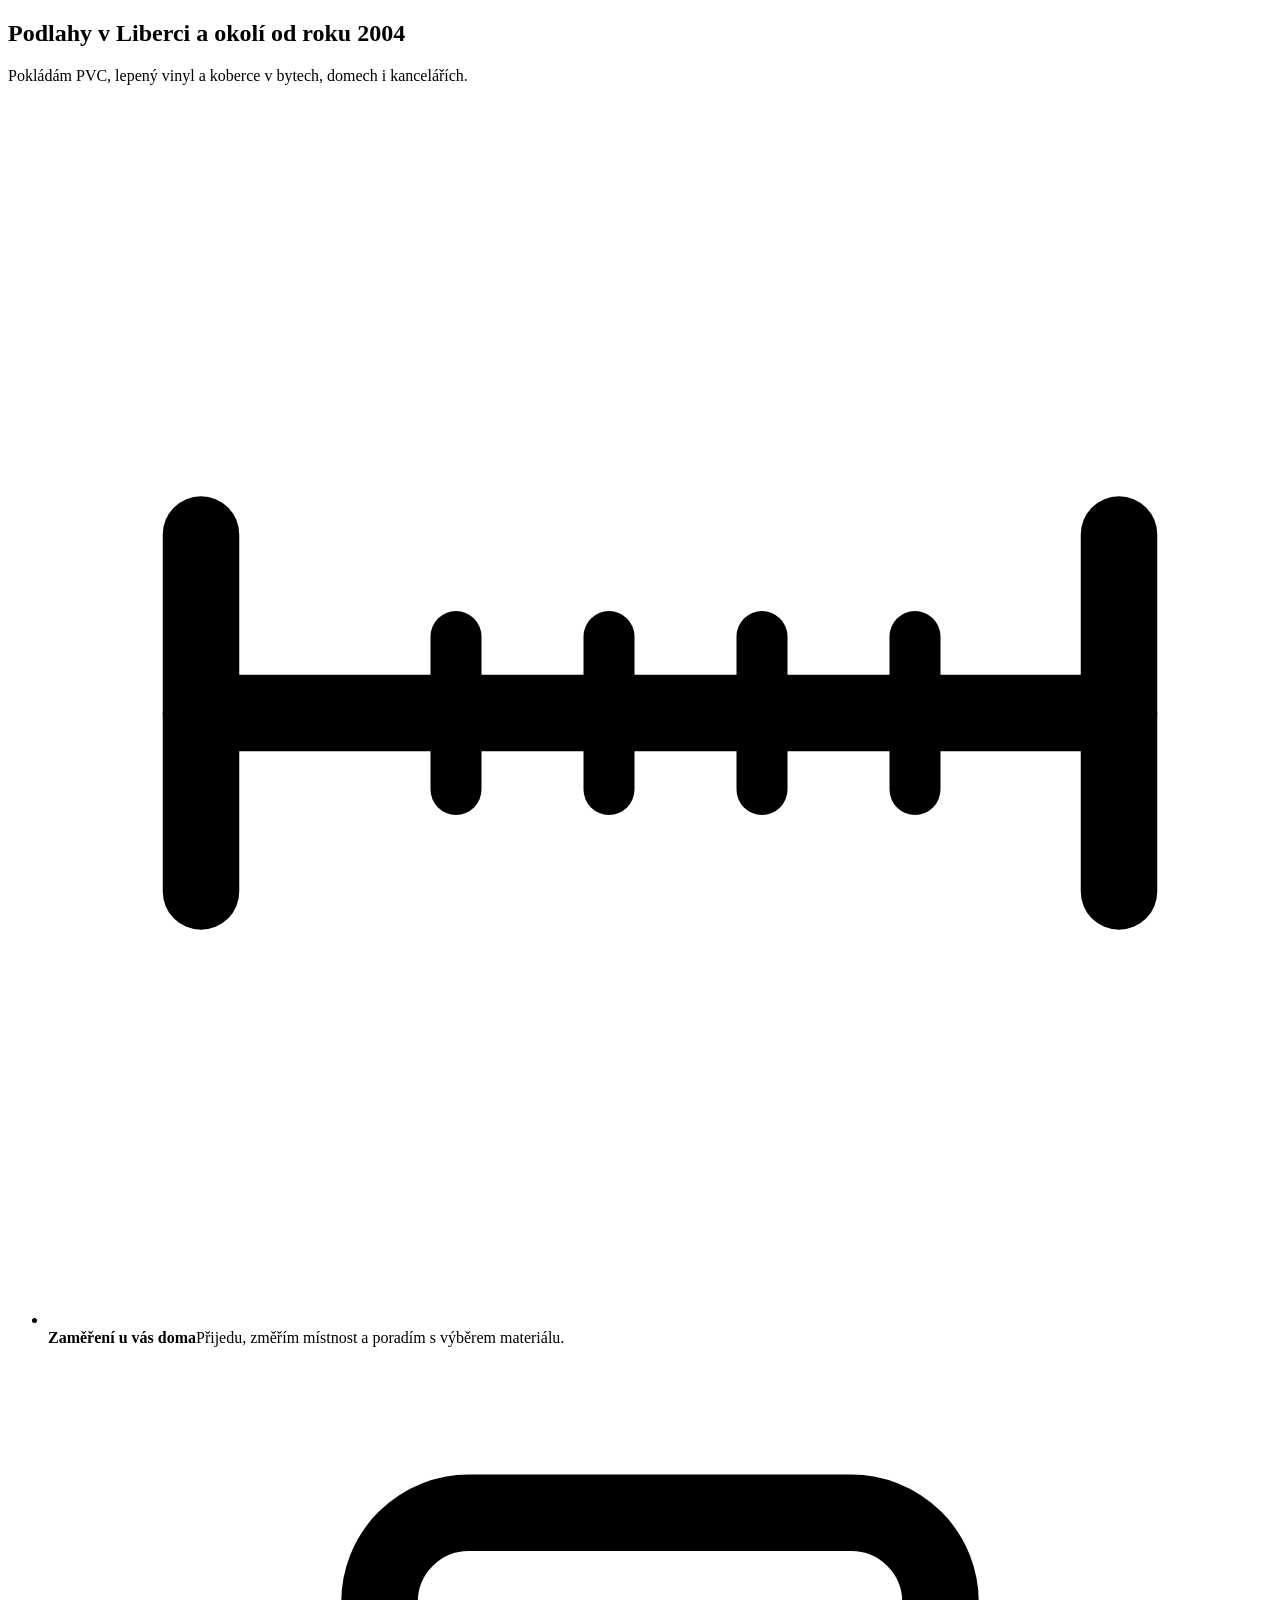
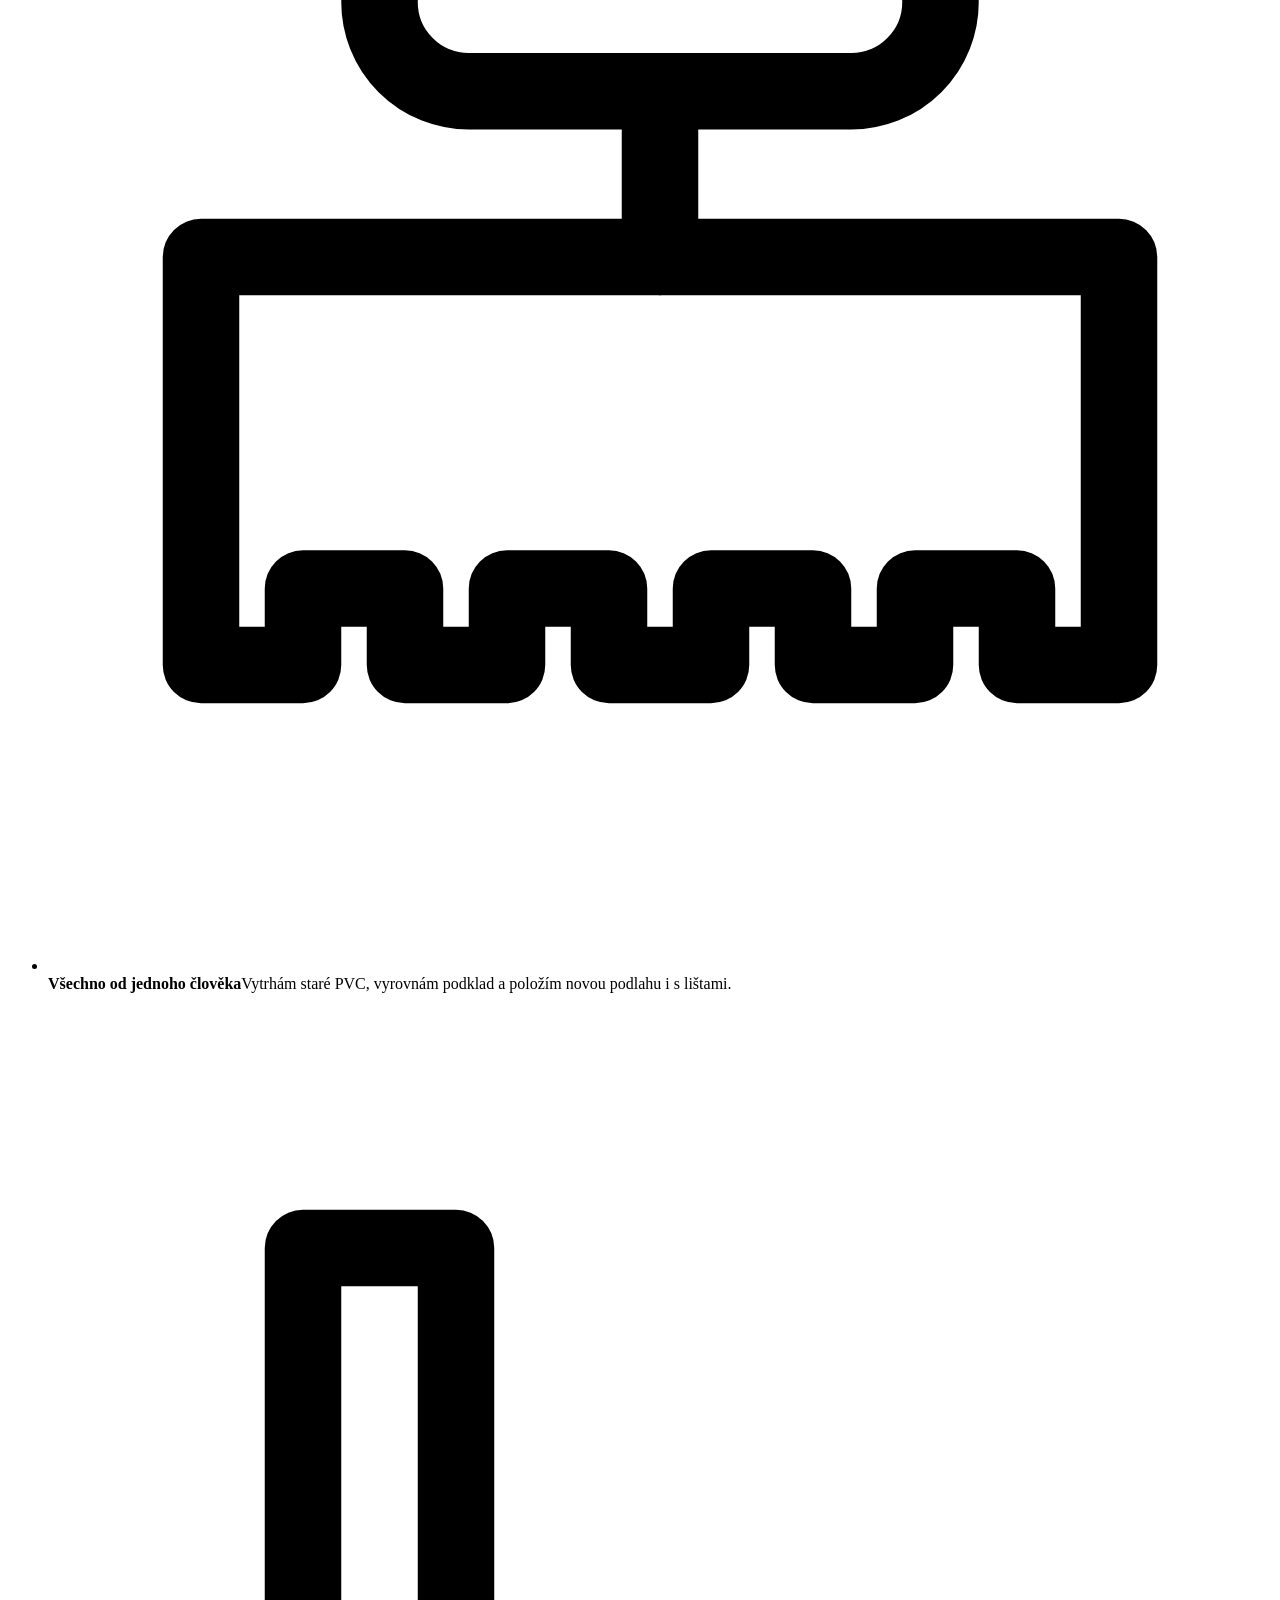
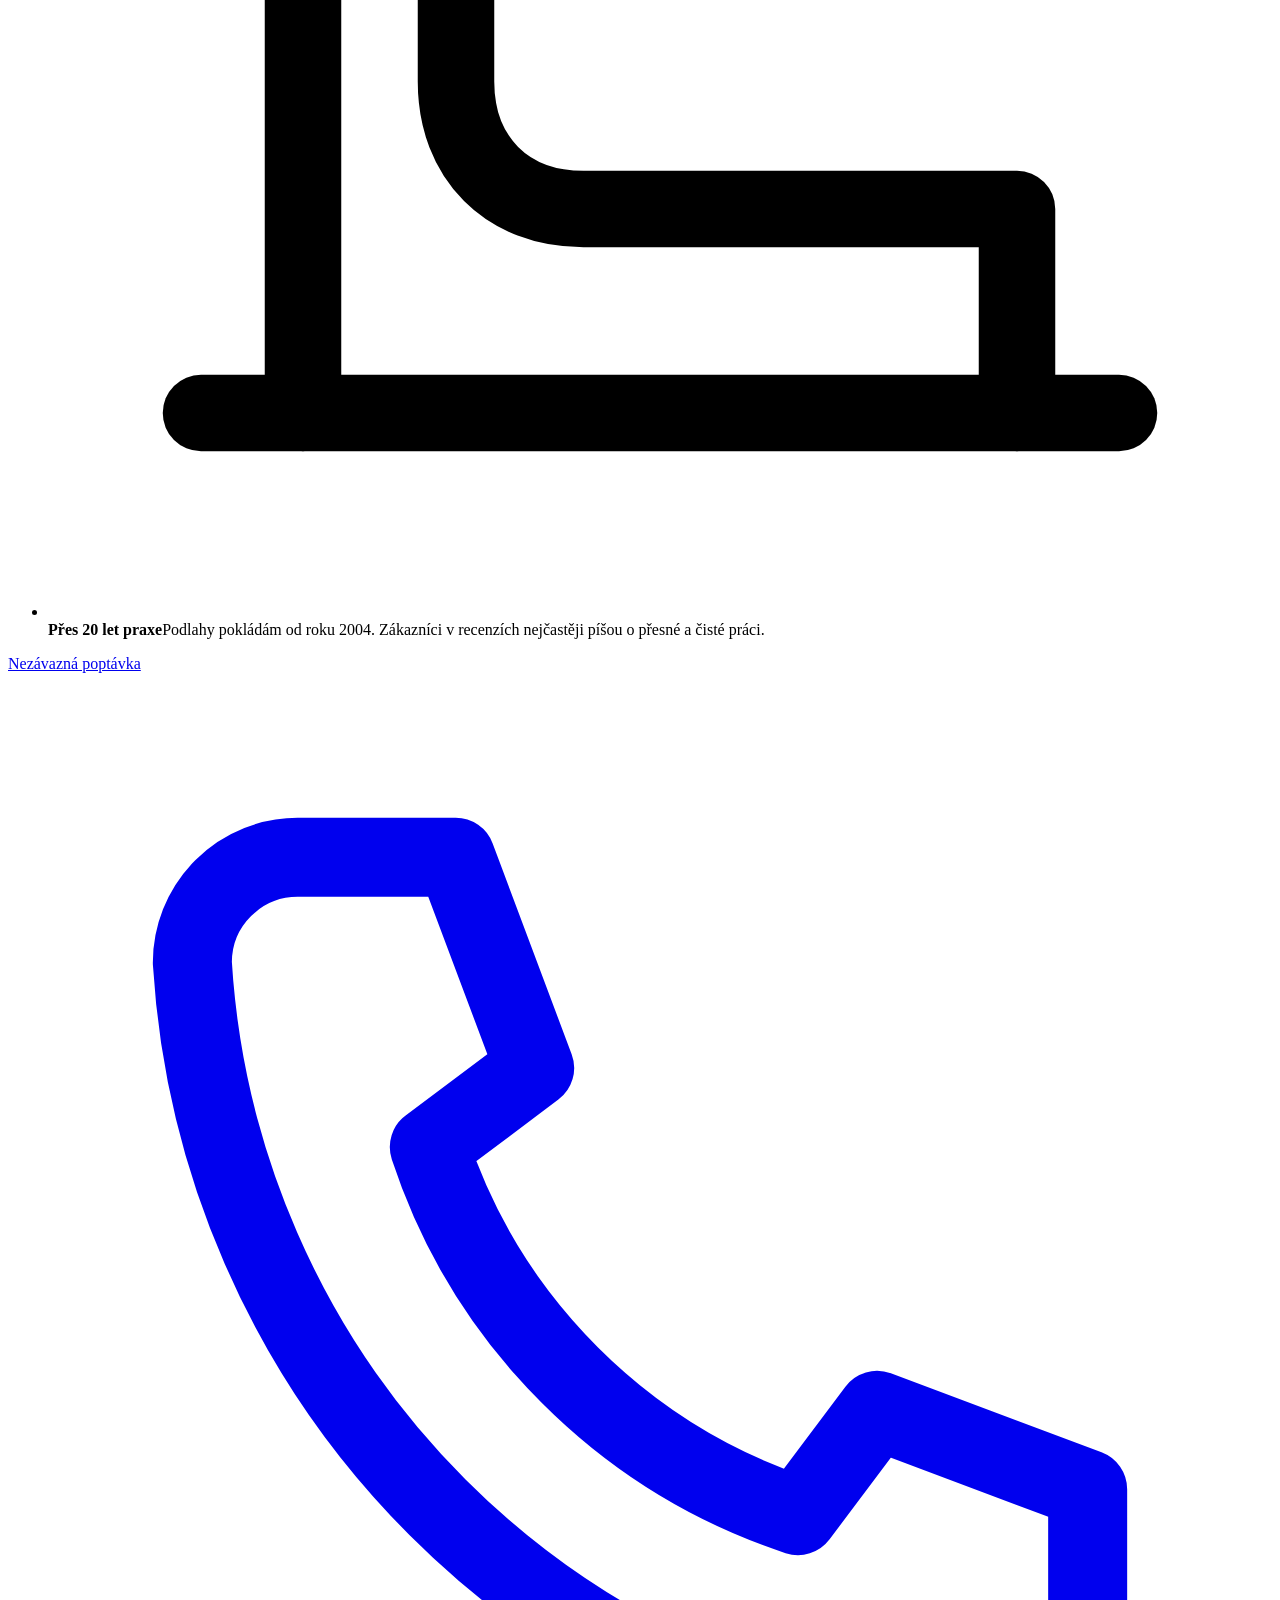
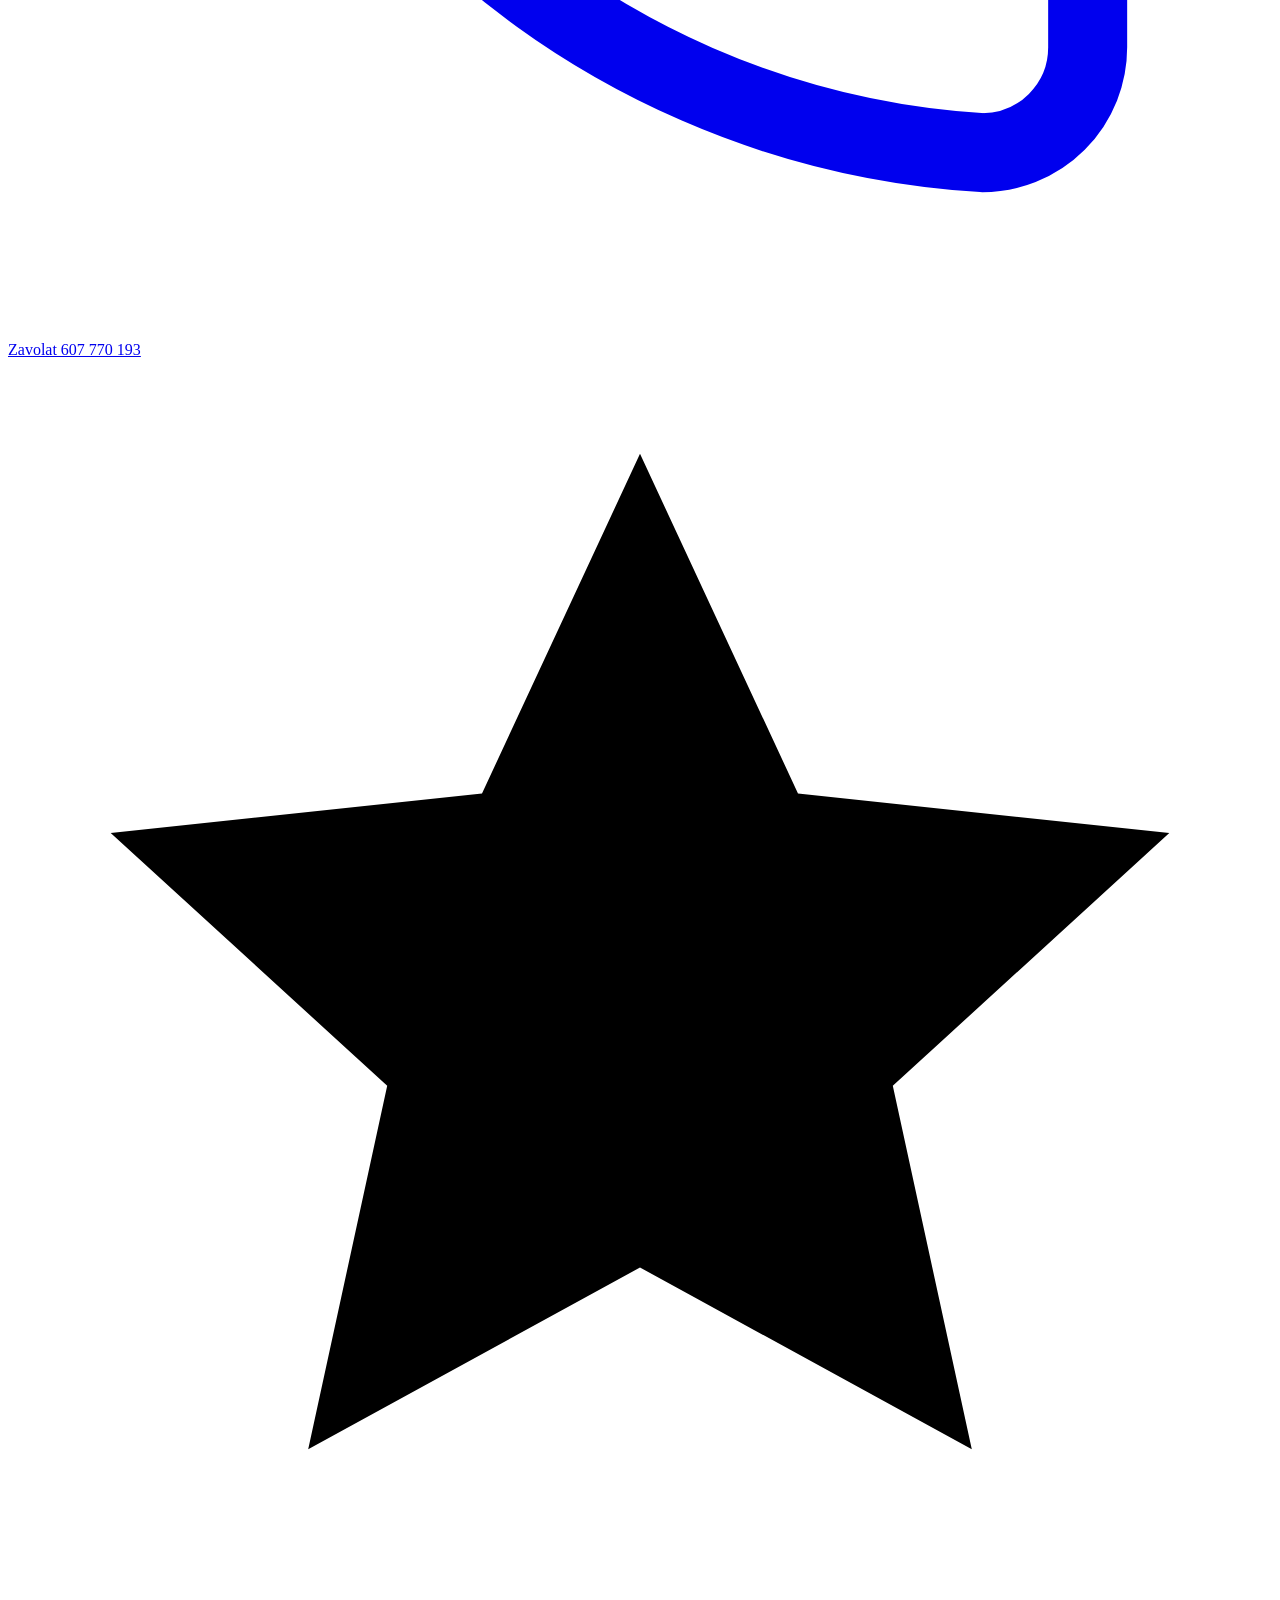
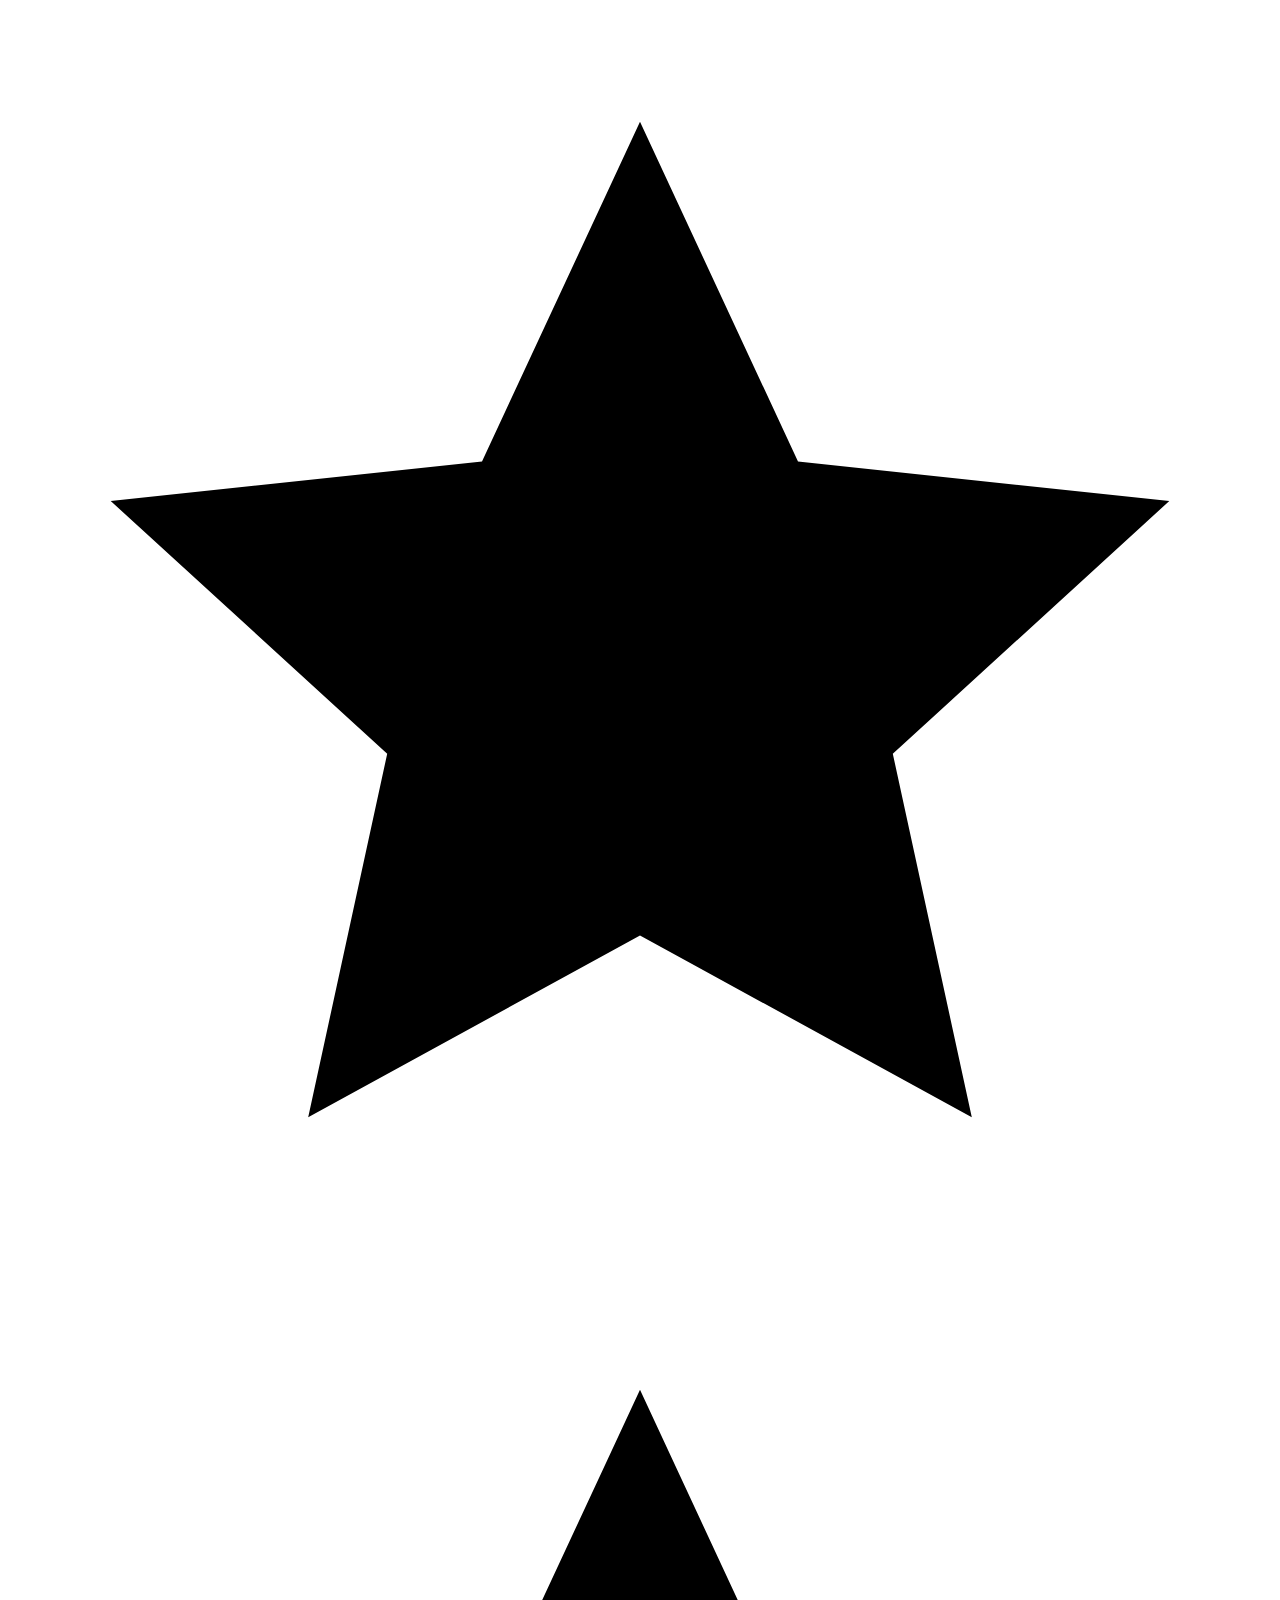
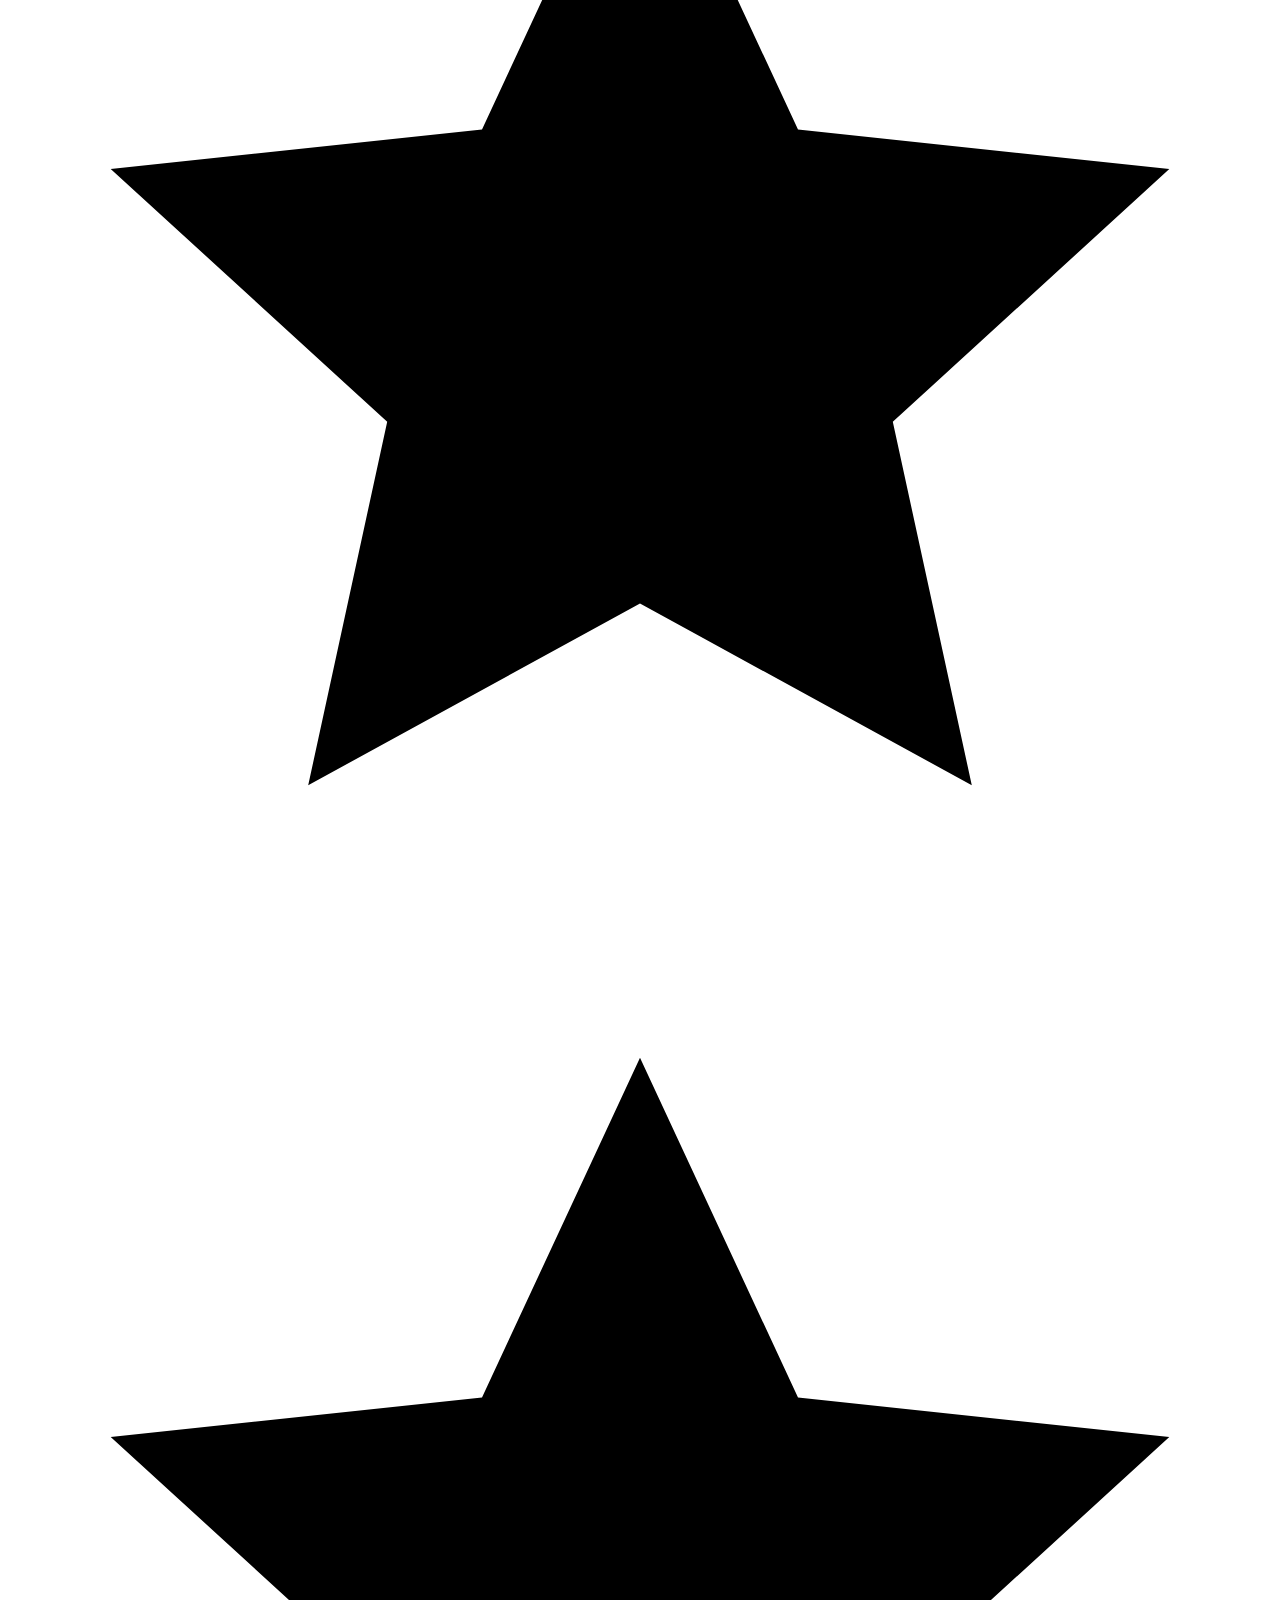
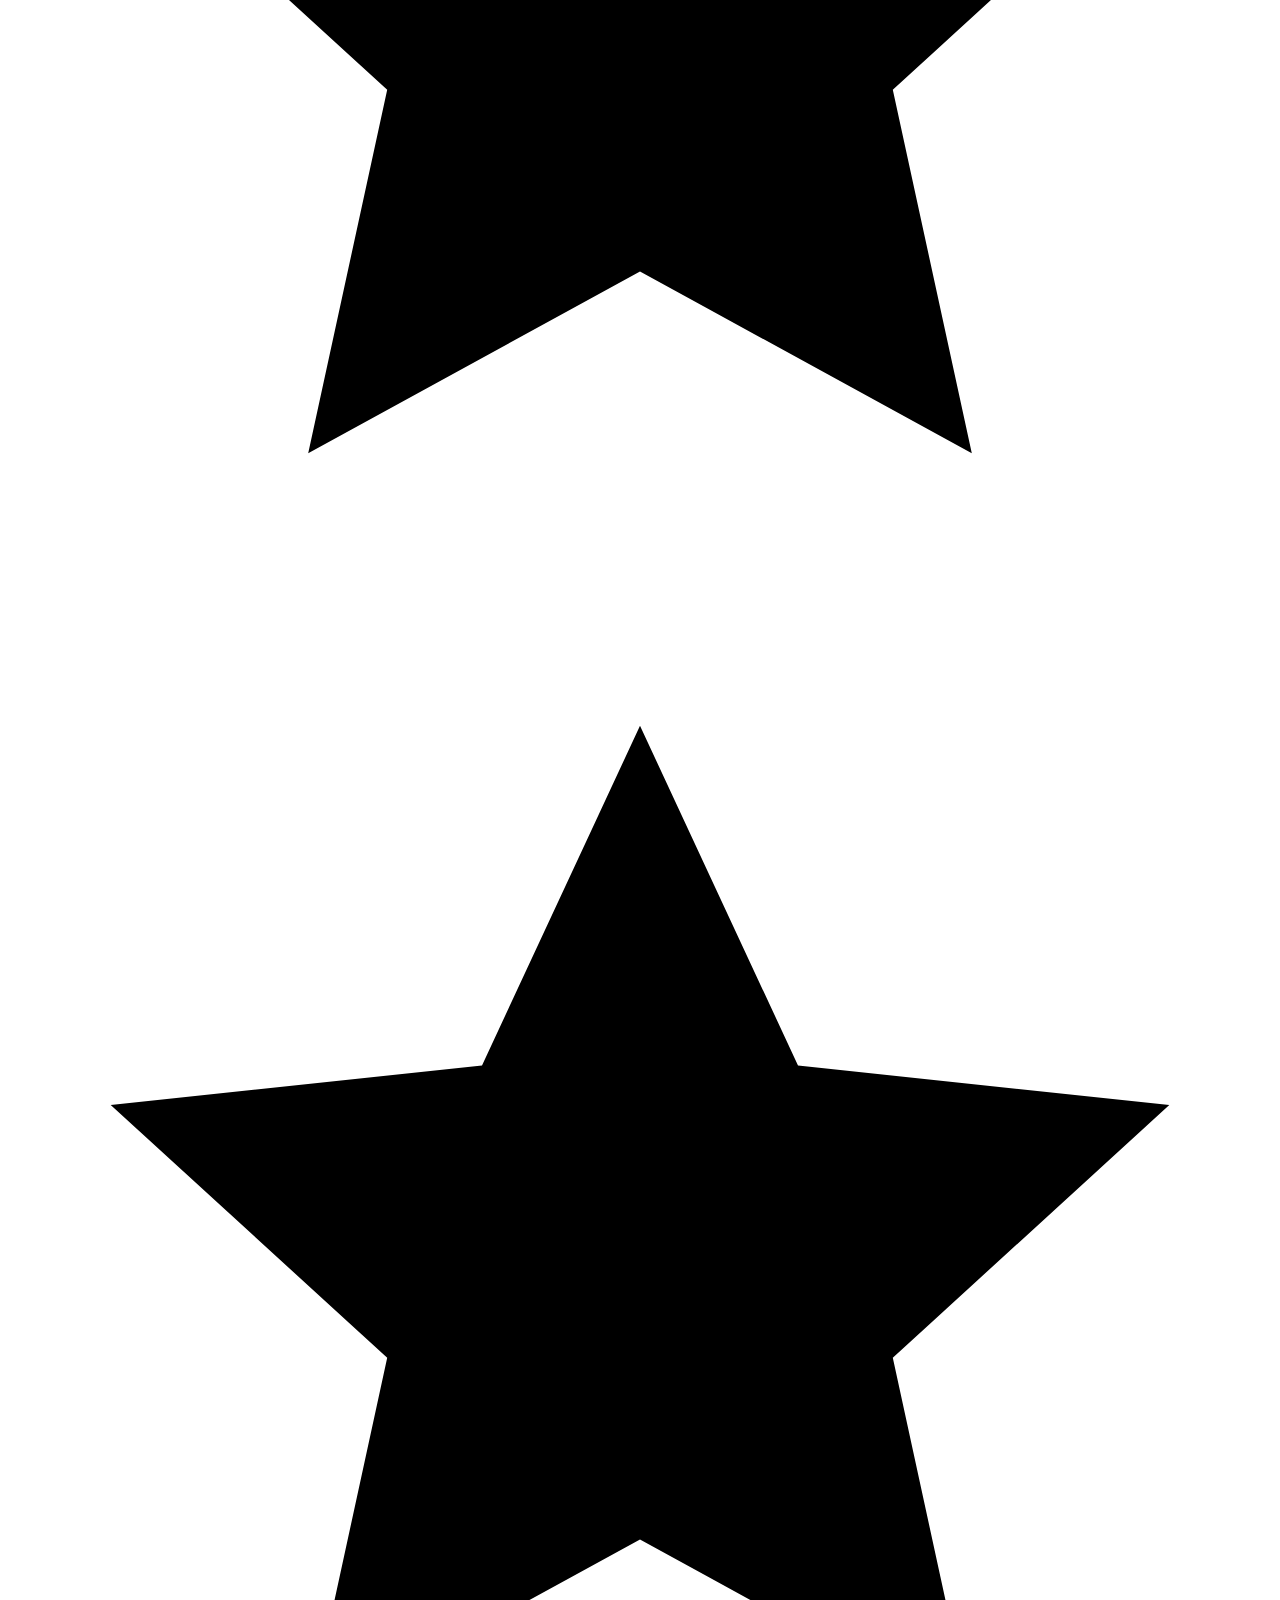
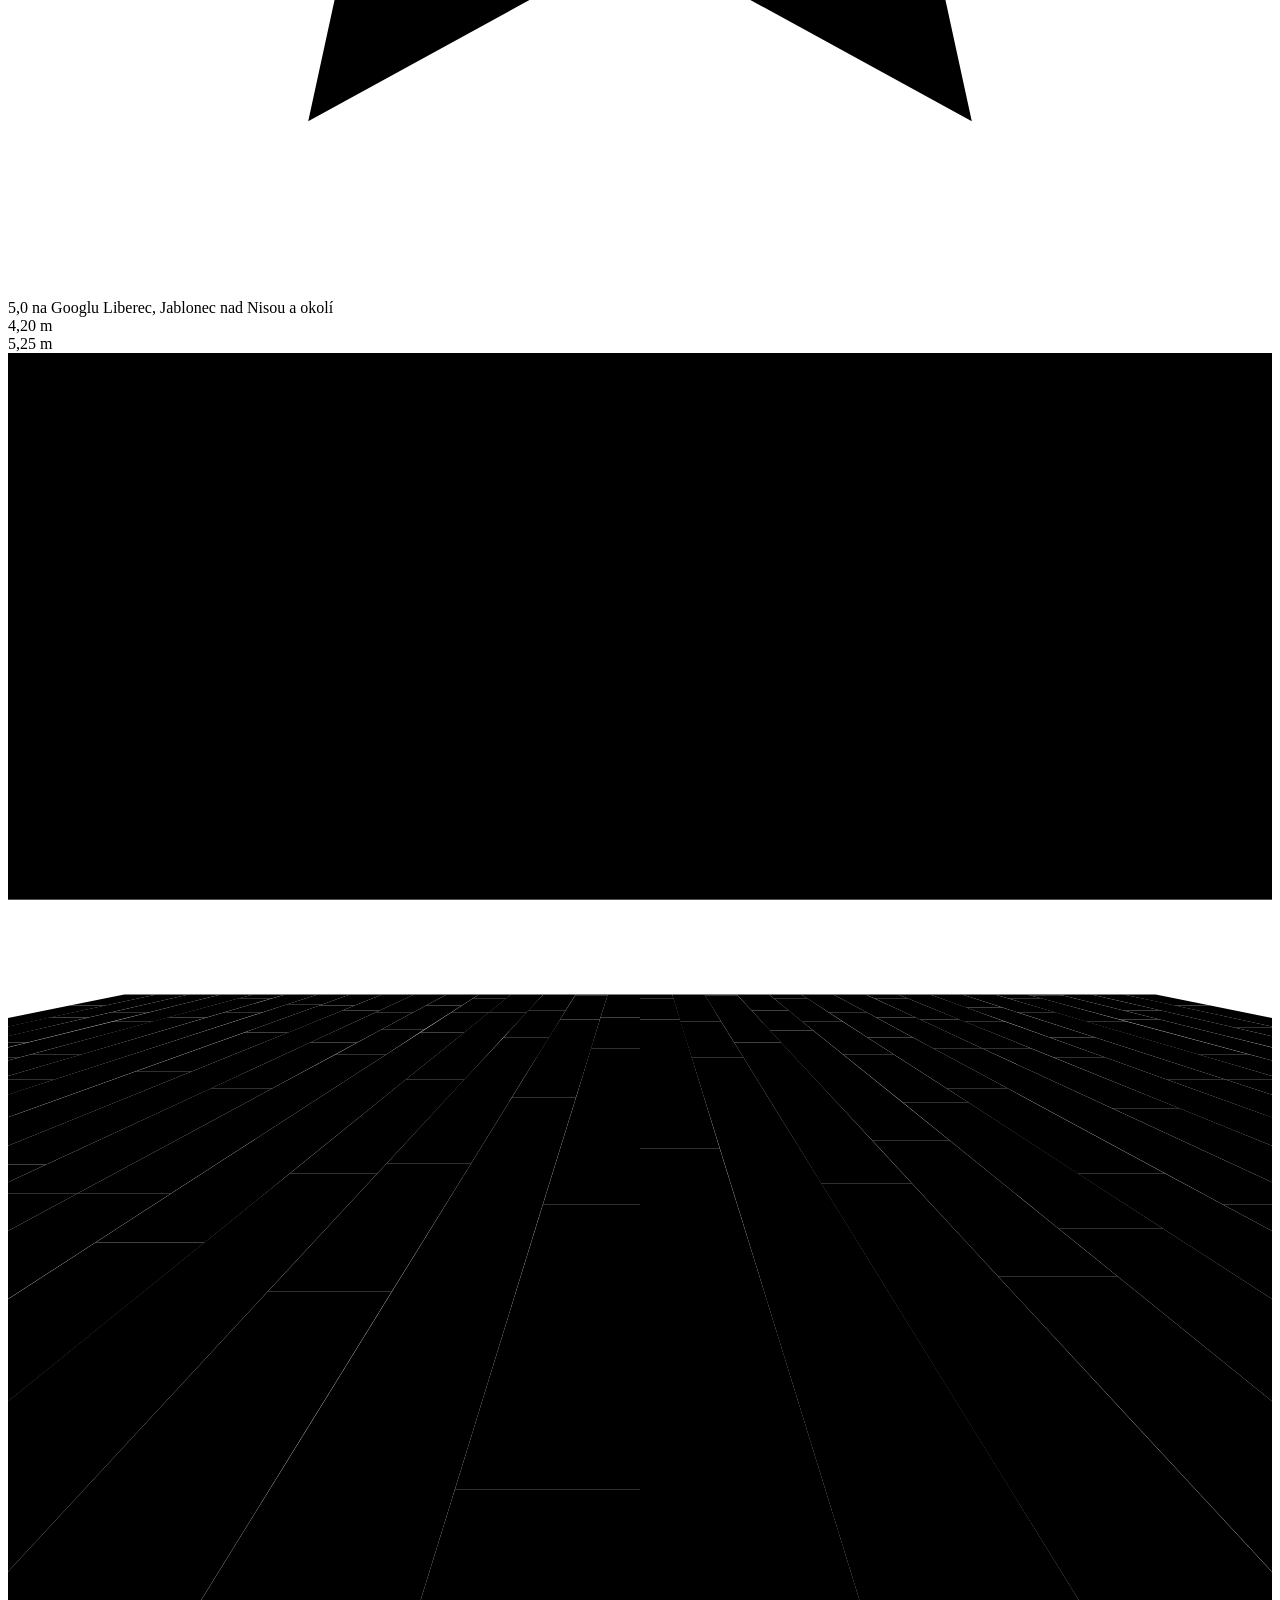
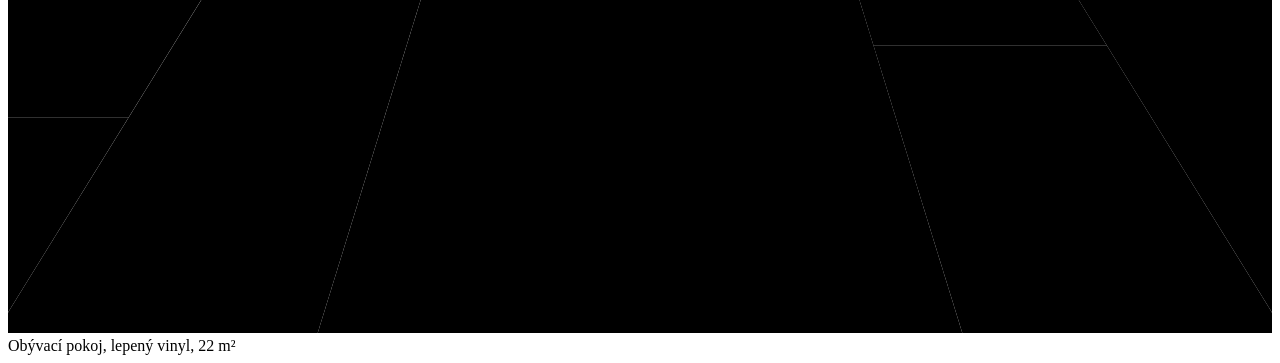
<file: design-system/components/Hero/preview.html>
<!-- @dsCard group="Sekce" height=760 width=1200 subtitle="Úvod: nadpis, tři výhody, výzvy k akci a fotka v kótách" -->
<!doctype html>
<html lang="cs">
<head>
<meta charset="utf-8">
<meta name="viewport" content="width=device-width, initial-scale=1">
<title>Hero — náhled</title>
</head>
<body>
<section class="sp-hero" aria-labelledby="hero-h">
  <div class="sp-hero__text">
    <h1 class="sp-display" id="hero-h">Podlahy v Liberci a okolí od roku 2004</h1>
    <p class="sp-lead">Pokládám PVC, lepený vinyl a koberce v bytech, domech i kancelářích.</p>
    <ul class="sp-hero__benefits">
      <li><svg viewBox="0 0 24 24" fill="none" stroke="currentColor" stroke-width="1.5" stroke-linejoin="round" stroke-linecap="round" aria-hidden="true"><path d="M3 12h18"/><path d="M3 8.5v7M21 8.5v7"/><path d="M8 10.5v3M11 10.5v3M14 10.5v3M17 10.5v3" stroke-width="1"/></svg><b>Zaměření u vás doma</b><span class="sp-body">Přijedu, změřím místnost a poradím s výběrem materiálu.</span></li>
      <li><svg viewBox="0 0 24 24" fill="none" stroke="currentColor" stroke-width="1.5" stroke-linejoin="round" stroke-linecap="round" aria-hidden="true"><rect x="6.5" y="3.25" width="11" height="3.5" rx="1.75"/><path d="M12 6.75V10"/><path d="M3 10H21V18H19V16.5H17V18H15V16.5H13V18H11V16.5H9V18H7V16.5H5V18H3Z"/></svg><b>Všechno od jednoho člověka</b><span class="sp-body">Vytrhám staré PVC, vyrovnám podklad a položím novou podlahu i s lištami.</span></li>
      <li><svg viewBox="0 0 24 24" fill="none" stroke="currentColor" stroke-width="1.5" stroke-linejoin="round" stroke-linecap="round" aria-hidden="true"><path d="M3 20h18"/><path d="M5 20V5h3v8.5c0 1.5 1 2.5 2.5 2.5H19v4"/></svg><b>Přes 20 let praxe</b><span class="sp-body">Podlahy pokládám od roku 2004. Zákazníci v recenzích nejčastěji píšou o přesné a čisté práci.</span></li>
    </ul>
    <div class="sp-hero__actions">
      <a class="sp-btn sp-btn--primary" href="#kontakt">Nezávazná poptávka</a>
      <a class="sp-btn sp-btn--secondary" href="tel:+420607770193">
        <svg viewBox="0 0 24 24" fill="none" stroke="currentColor" stroke-width="1.5" stroke-linejoin="round" stroke-linecap="round" aria-hidden="true"><path d="M5.5 3.5h3l1.5 4-2 1.5a11 11 0 0 0 7 7l1.5-2 4 1.5v3a2 2 0 0 1-2 2A16 16 0 0 1 3.5 5.5a2 2 0 0 1 2-2z"/></svg>
        Zavolat 607 770 193
      </a>
    </div>
    <div class="sp-hero__trust">
      <span class="sp-measure"><span class="sp-stars" aria-hidden="true"><svg viewBox="0 0 16 16" aria-hidden="true"><path fill="currentColor" d="M8 1.2l2 4.3 4.7.5-3.5 3.2 1 4.6L8 11.5l-4.2 2.3 1-4.6L1.3 6l4.7-.5z"/></svg><svg viewBox="0 0 16 16" aria-hidden="true"><path fill="currentColor" d="M8 1.2l2 4.3 4.7.5-3.5 3.2 1 4.6L8 11.5l-4.2 2.3 1-4.6L1.3 6l4.7-.5z"/></svg><svg viewBox="0 0 16 16" aria-hidden="true"><path fill="currentColor" d="M8 1.2l2 4.3 4.7.5-3.5 3.2 1 4.6L8 11.5l-4.2 2.3 1-4.6L1.3 6l4.7-.5z"/></svg><svg viewBox="0 0 16 16" aria-hidden="true"><path fill="currentColor" d="M8 1.2l2 4.3 4.7.5-3.5 3.2 1 4.6L8 11.5l-4.2 2.3 1-4.6L1.3 6l4.7-.5z"/></svg><svg viewBox="0 0 16 16" aria-hidden="true"><path fill="currentColor" d="M8 1.2l2 4.3 4.7.5-3.5 3.2 1 4.6L8 11.5l-4.2 2.3 1-4.6L1.3 6l4.7-.5z"/></svg></span>5,0 na Googlu</span>
      <span class="sp-measure">Liberec, Jablonec nad Nisou a okolí</span>
    </div>
  </div>

  <div class="sp-plan">
    <div class="sp-kota sp-plan__kota-x" aria-hidden="true"><span class="sp-kota__line"></span><span class="sp-label">4,20 m</span><span class="sp-kota__line"></span></div>
    <div class="sp-plan__kota-y" aria-hidden="true"><span class="sp-kota__line"></span><span class="sp-label">5,25 m</span><span class="sp-kota__line"></span></div>
    <div class="sp-plan__photo">
      <svg data-floor="after" viewBox="0 0 400 500" preserveAspectRatio="xMidYMid slice" role="img" aria-label="Ukázka: obývací pokoj s novým lepeným vinylem"></svg>
    </div>
    <span class="sp-measure sp-plan__note">Obývací pokoj, lepený vinyl, 22 m²</span>
  </div>
</section>

<script>
(function () {
  /* ukázková plocha místo fotky z realizace */
  var NS = "http://www.w3.org/2000/svg", svg = document.querySelector('svg[data-floor]');
  function el(t, a) { var n = document.createElementNS(NS, t); for (var k in a) n.setAttribute(k, a[k]); svg.appendChild(n); return n; }
  var HZ = 170, K = 330, KX = 300;
  function pt(X, Z) { return [200 + X * KX / Z, HZ + K / Z]; }
  function quad(x0, z0, x1, z1) { return [pt(x0, z0), pt(x1, z0), pt(x1, z1), pt(x0, z1)].map(function (p) { return p[0].toFixed(1) + "," + p[1].toFixed(1); }).join(" "); }
  el("rect", { x: 0, y: 0, width: 400, height: HZ + 2, "class": "sp-ph-wall" });
  var W = 0.34;
  for (var xi = -16; xi < 16; xi++) {
    var x0 = xi * W, z = 1 - (((xi * 37) % 10 + 10) % 10) * 0.12;
    while (z < 10) {
      var L = 1.1 + (((xi * 13 + Math.round(z * 10)) % 7 + 7) % 7) * 0.12, z1 = Math.min(z + L, 10), zz = Math.max(z, 1);
      if (z1 > 1) {
        el("polygon", { points: quad(x0, zz, x0 + W, z1), "class": "sp-ph-plank" });
        el("path", { d: "M" + pt(x0 + W * 0.35, zz) + "L" + pt(x0 + W * 0.42, z1) + "M" + pt(x0 + W * 0.7, zz) + "L" + pt(x0 + W * 0.64, z1), "class": "sp-ph-grain" });
      }
      z = z1;
    }
  }
  el("rect", { x: -2, y: HZ - 8, width: 404, height: 11, "class": "sp-ph-skirt" });
})();
</script>
</body>
</html>
</file>
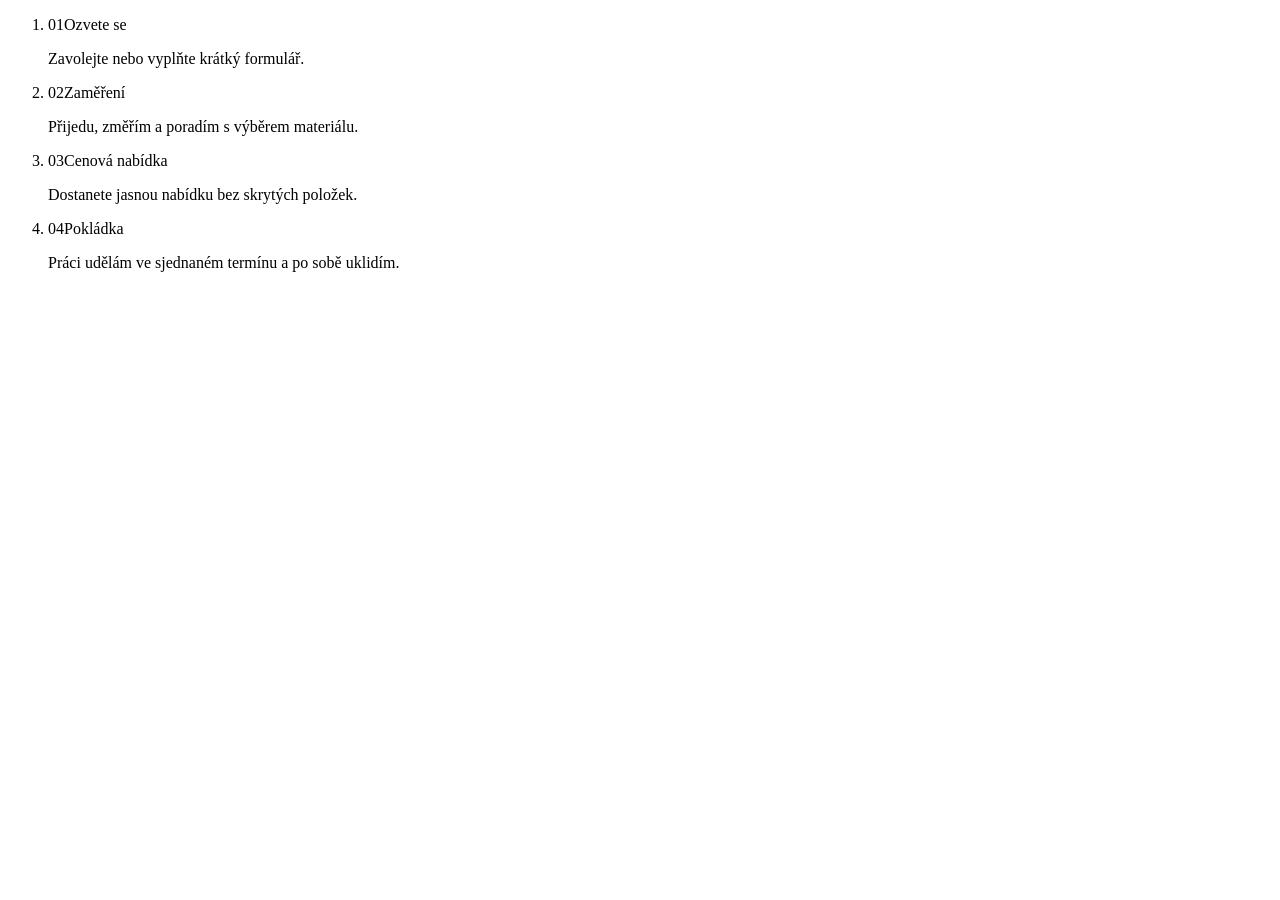
<file: design-system/components/ProcessSteps/preview.html>
<!-- @dsCard group="Sekce" height=220 width=1100 subtitle="Jak to probíhá: čtyři kroky na jedné kótě" -->
<!doctype html>
<html lang="cs">
<head>
<meta charset="utf-8">
<meta name="viewport" content="width=device-width, initial-scale=1">
<title>ProcessSteps — náhled</title>
<style>.demo { padding: var(--space-8); }</style>
</head>
<body>
<div class="demo">
  <ol class="sp-steps" aria-label="Jak to probíhá">
    <li class="sp-step"><span class="sp-label">01</span><span class="sp-h3">Ozvete se</span><p class="sp-body">Zavolejte nebo vyplňte krátký formulář.</p></li>
    <li class="sp-step"><span class="sp-label">02</span><span class="sp-h3">Zaměření</span><p class="sp-body">Přijedu, změřím a poradím s výběrem materiálu.</p></li>
    <li class="sp-step"><span class="sp-label">03</span><span class="sp-h3">Cenová nabídka</span><p class="sp-body">Dostanete jasnou nabídku bez skrytých položek.</p></li>
    <li class="sp-step"><span class="sp-label">04</span><span class="sp-h3">Pokládka</span><p class="sp-body">Práci udělám ve sjednaném termínu a po sobě uklidím.</p></li>
  </ol>
</div>
</body>
</html>
</file>
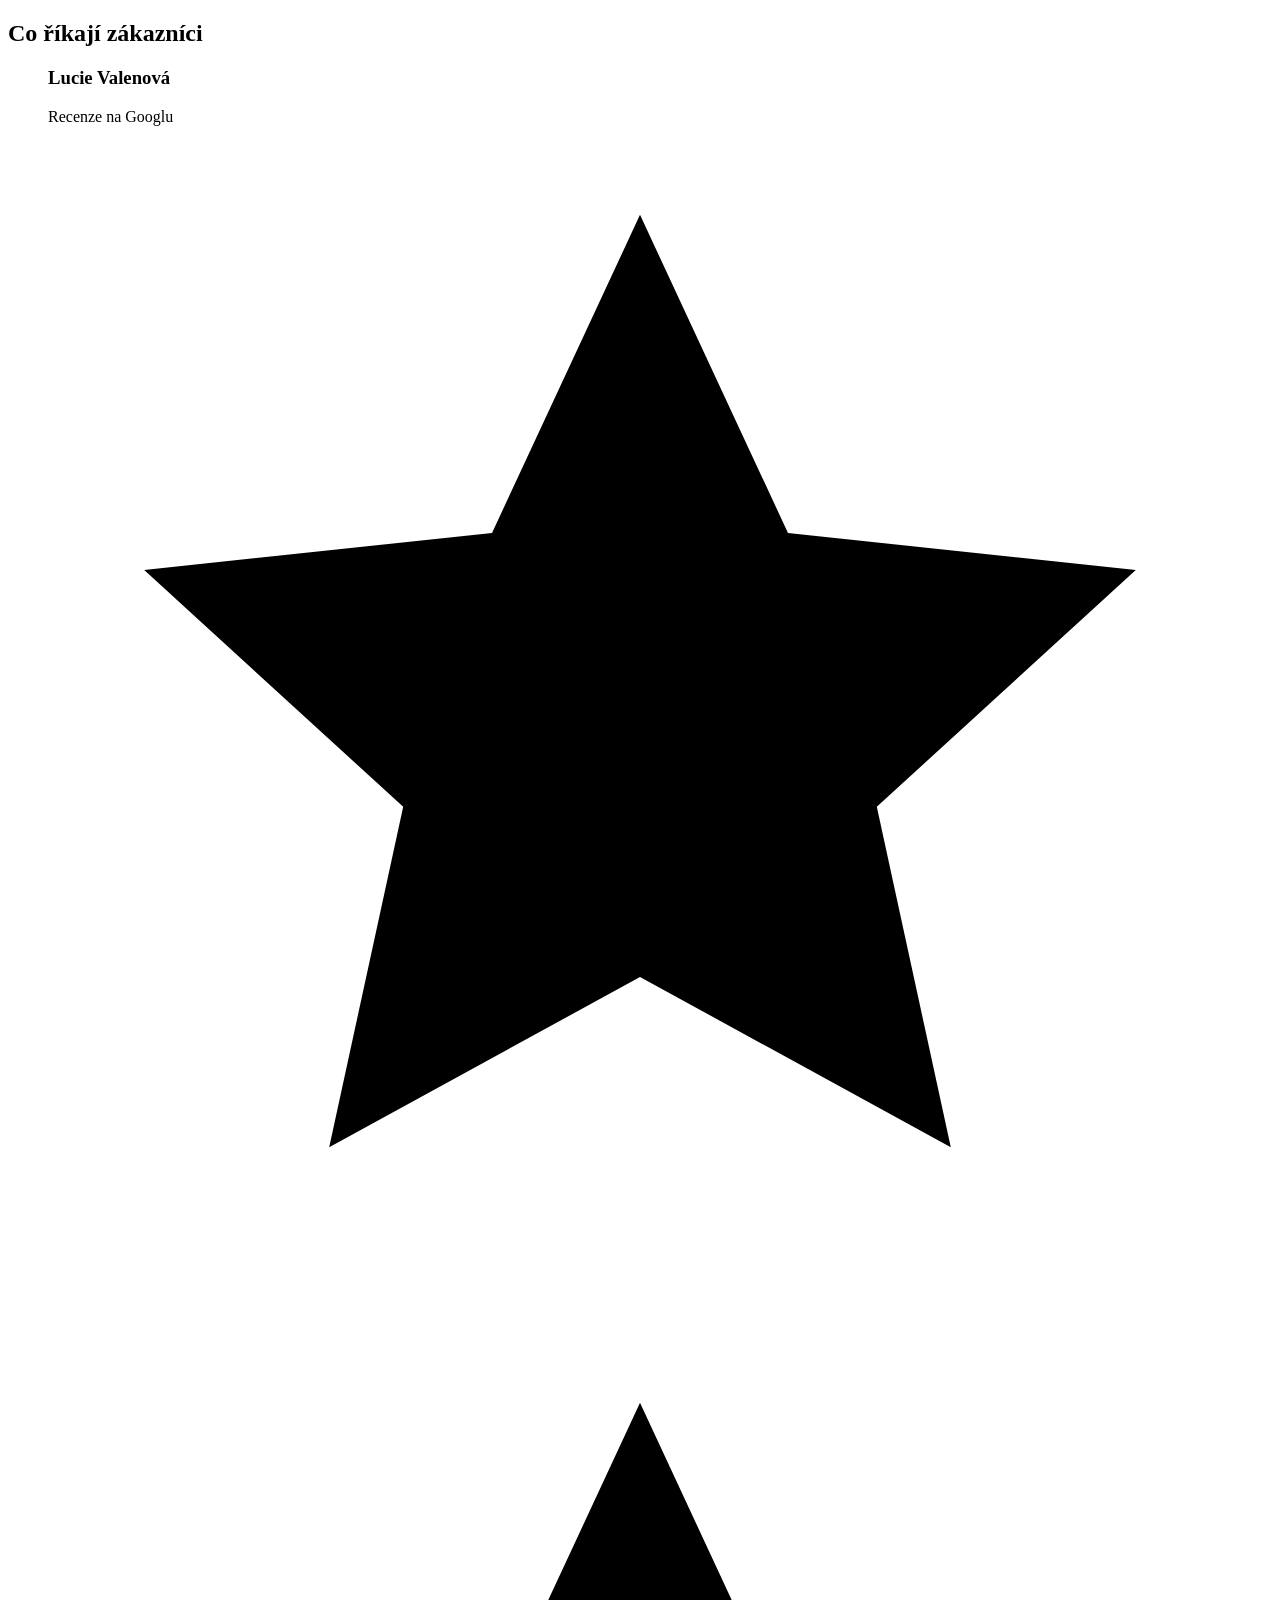
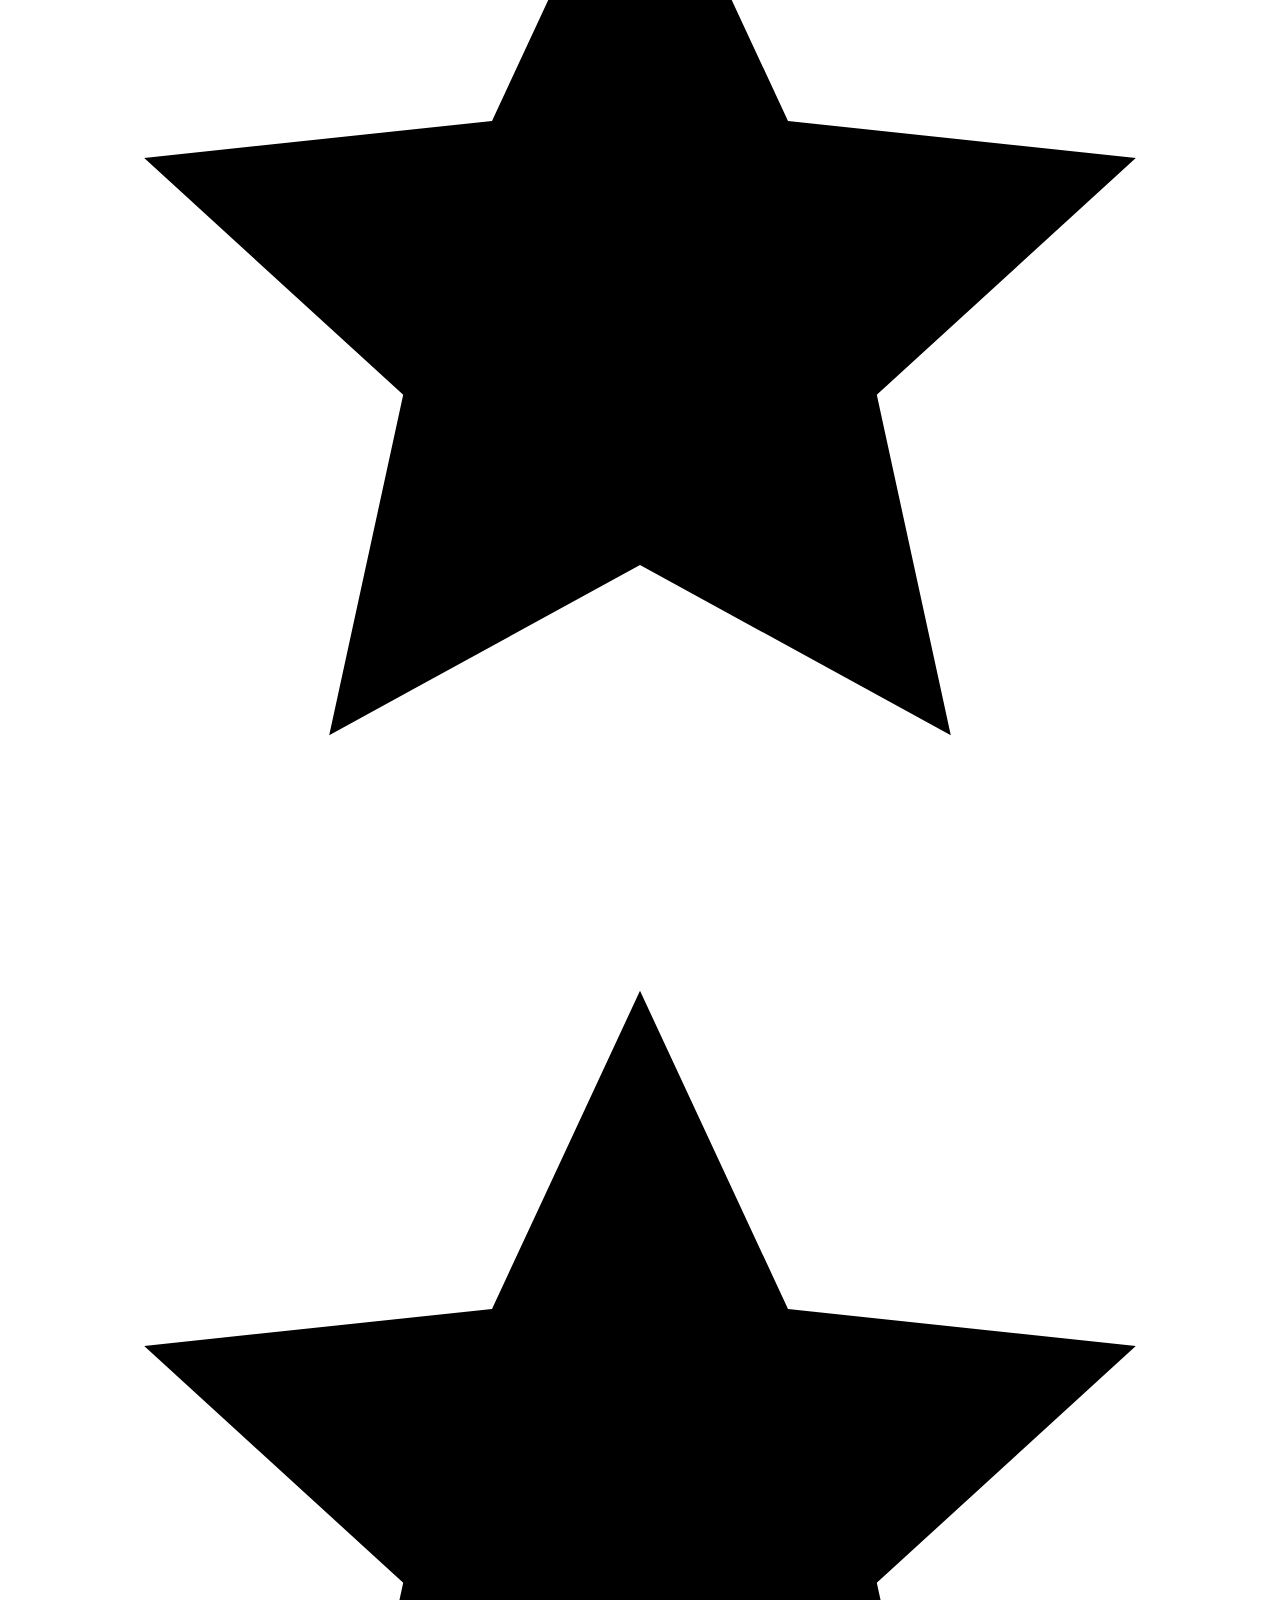
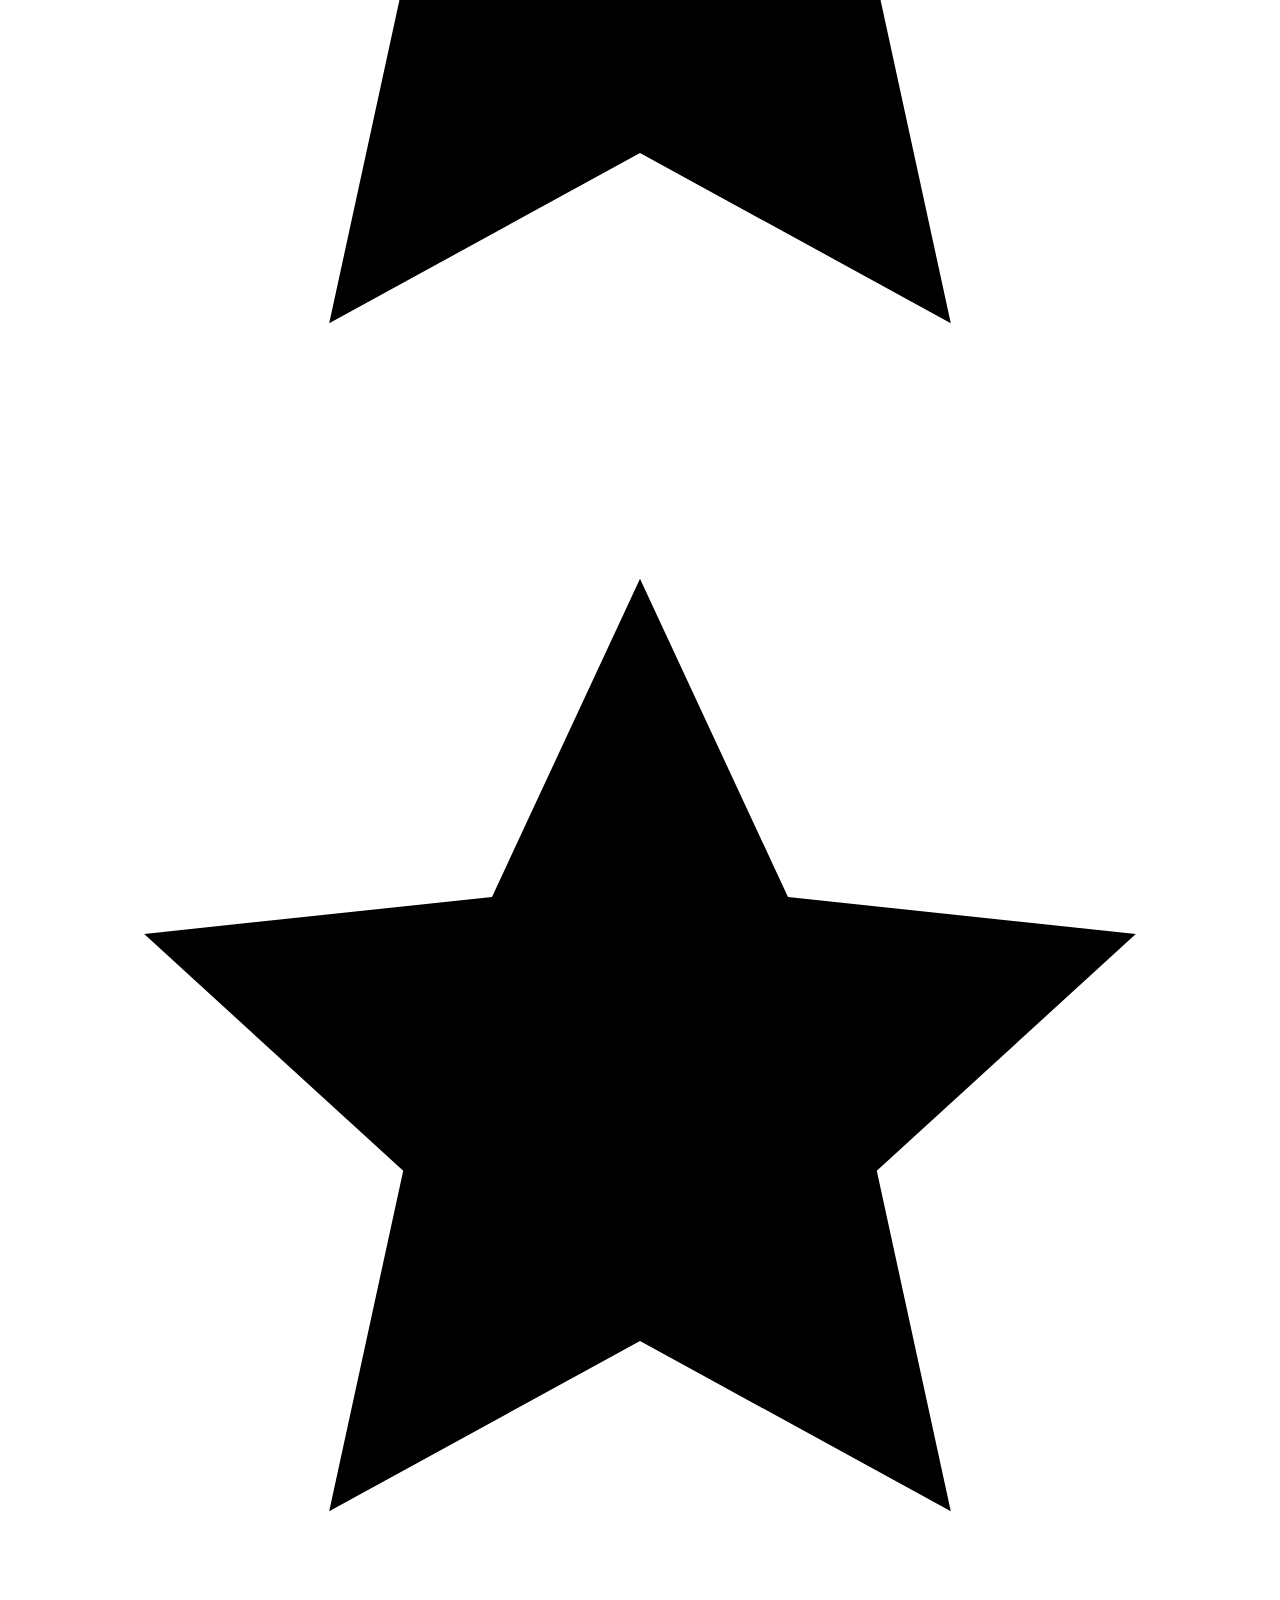
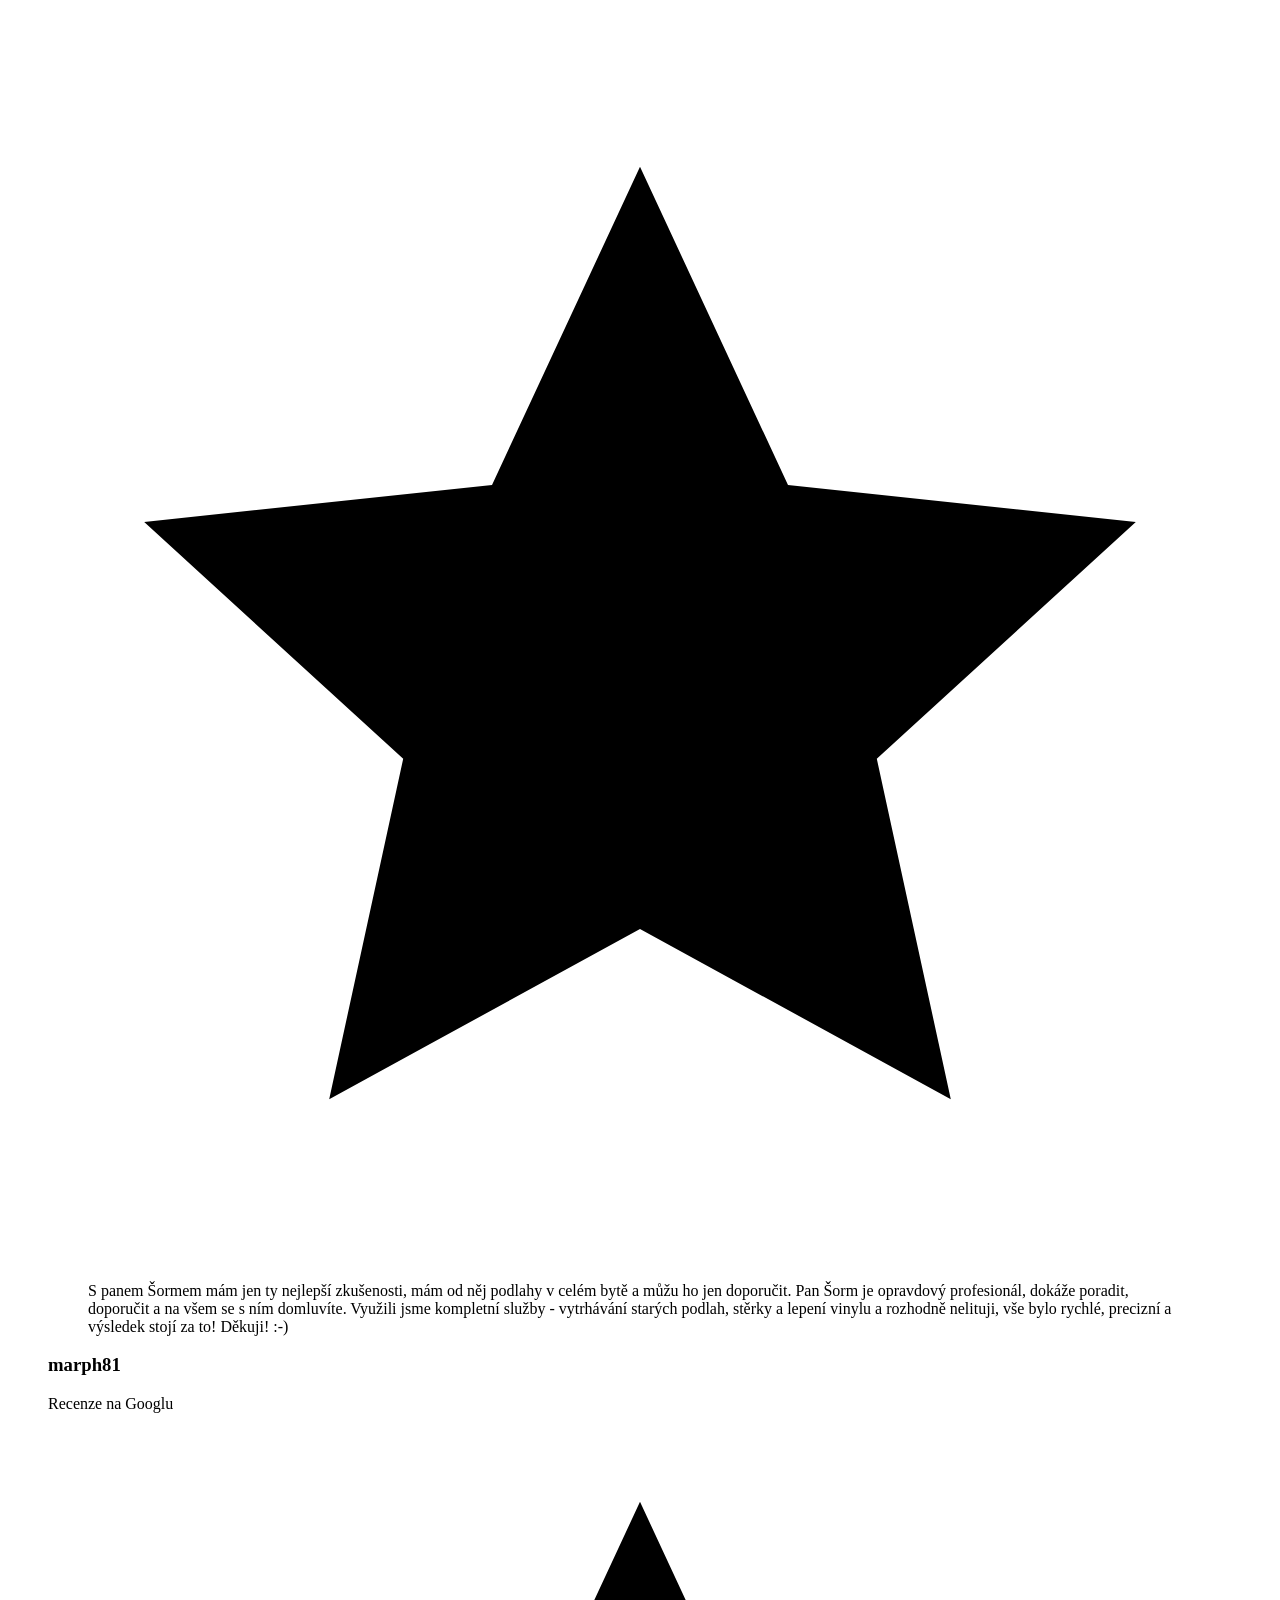
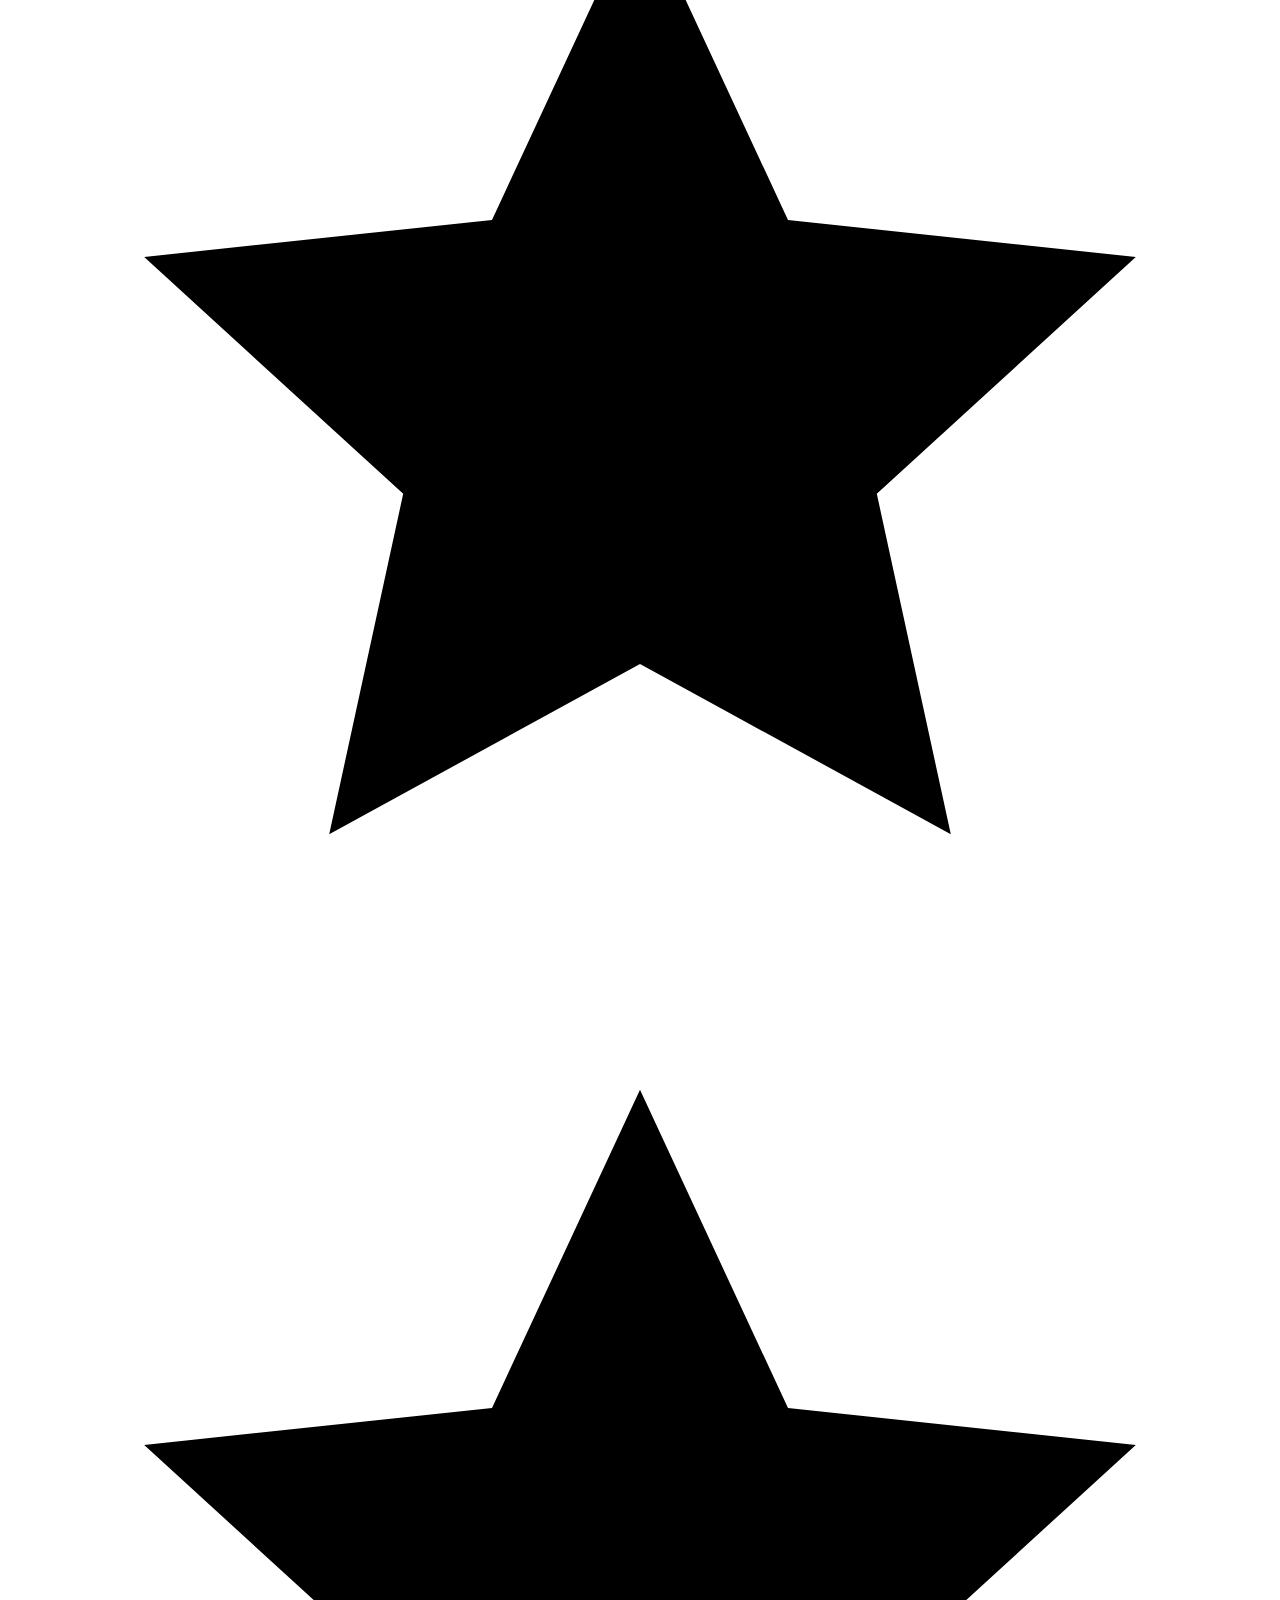
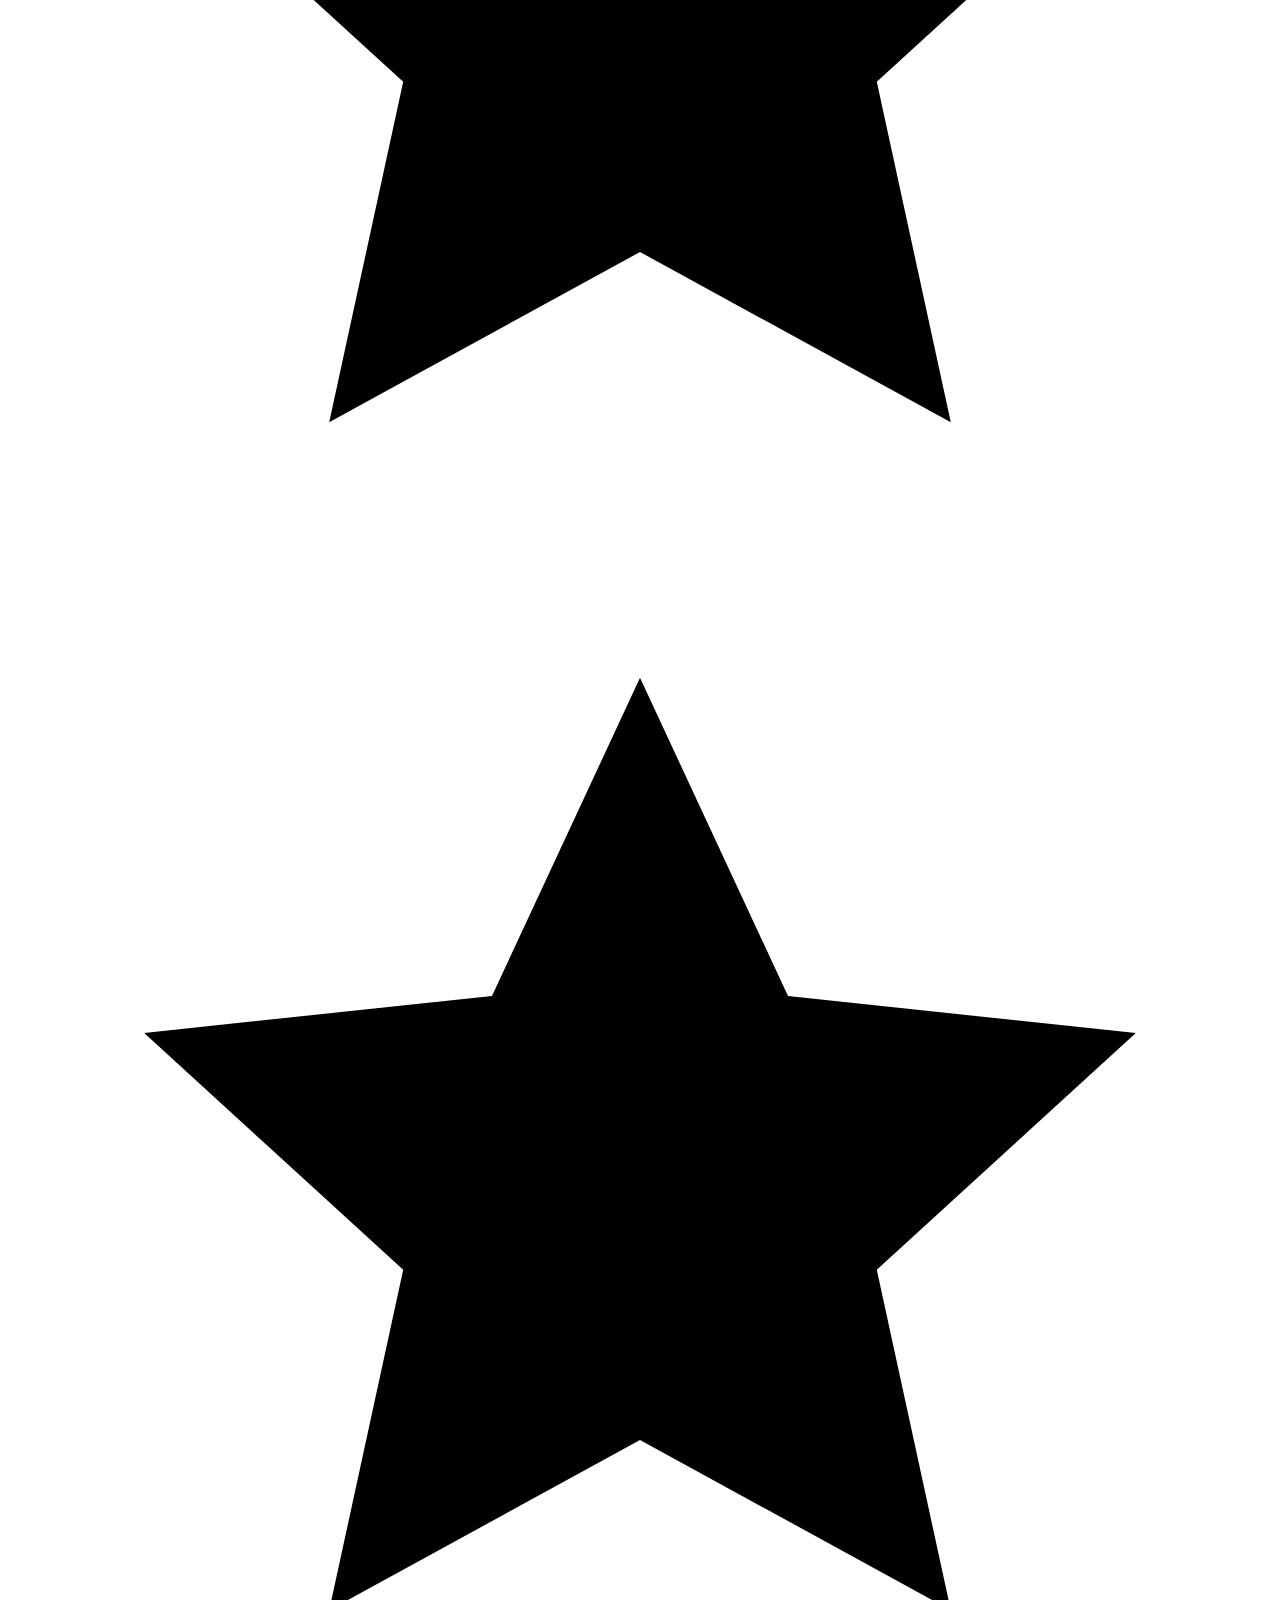
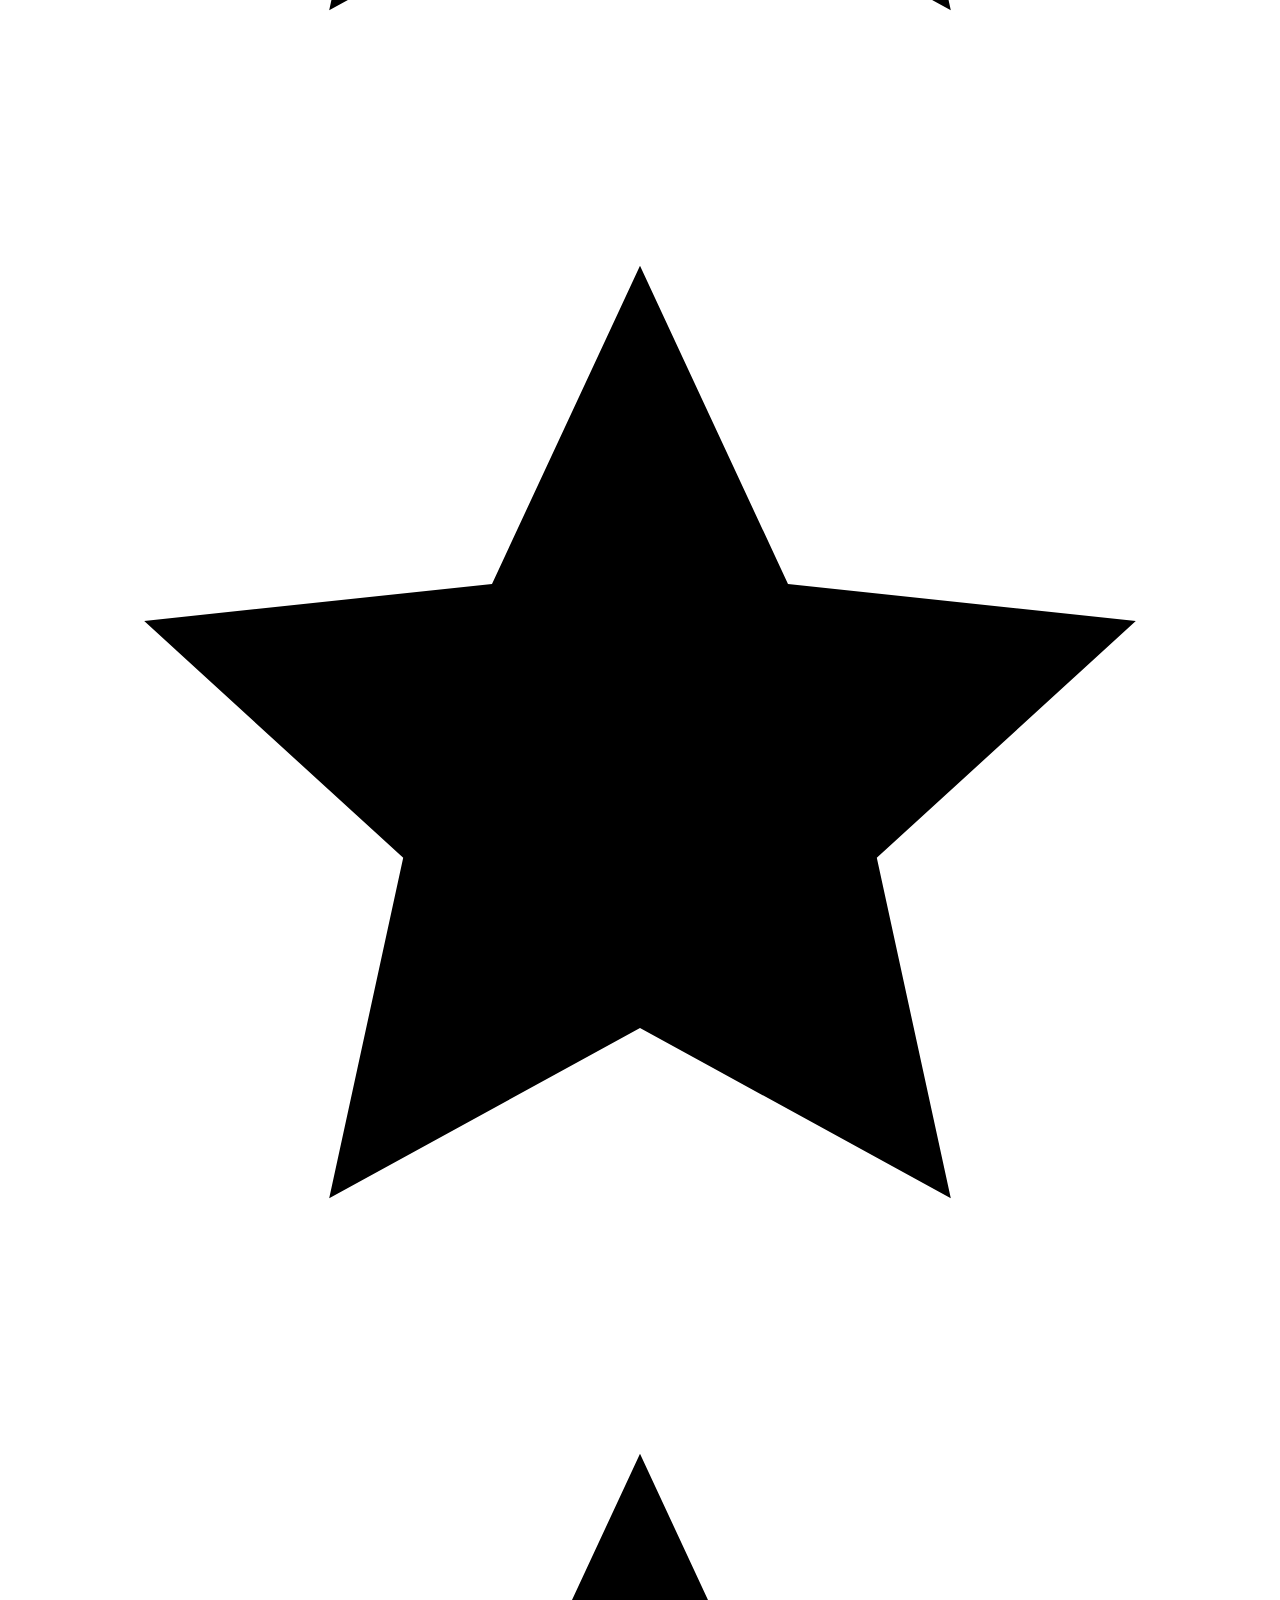
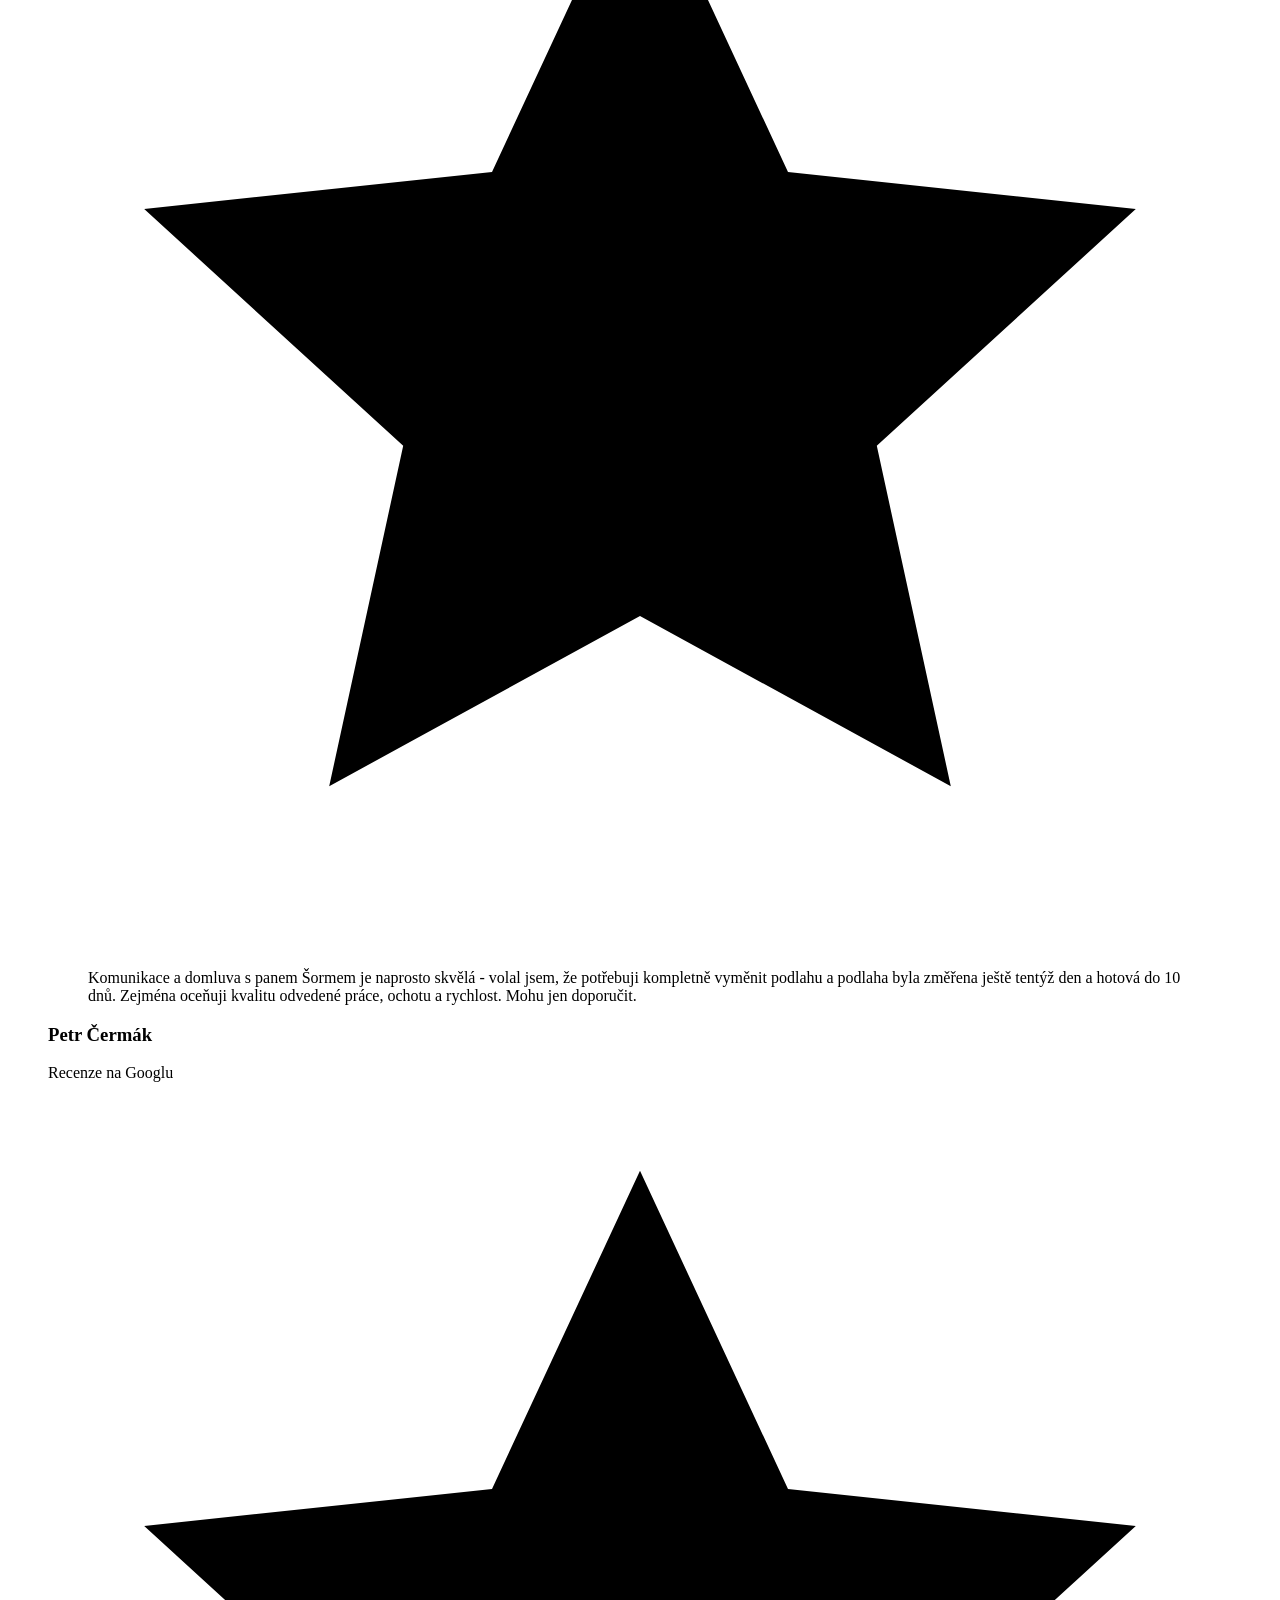
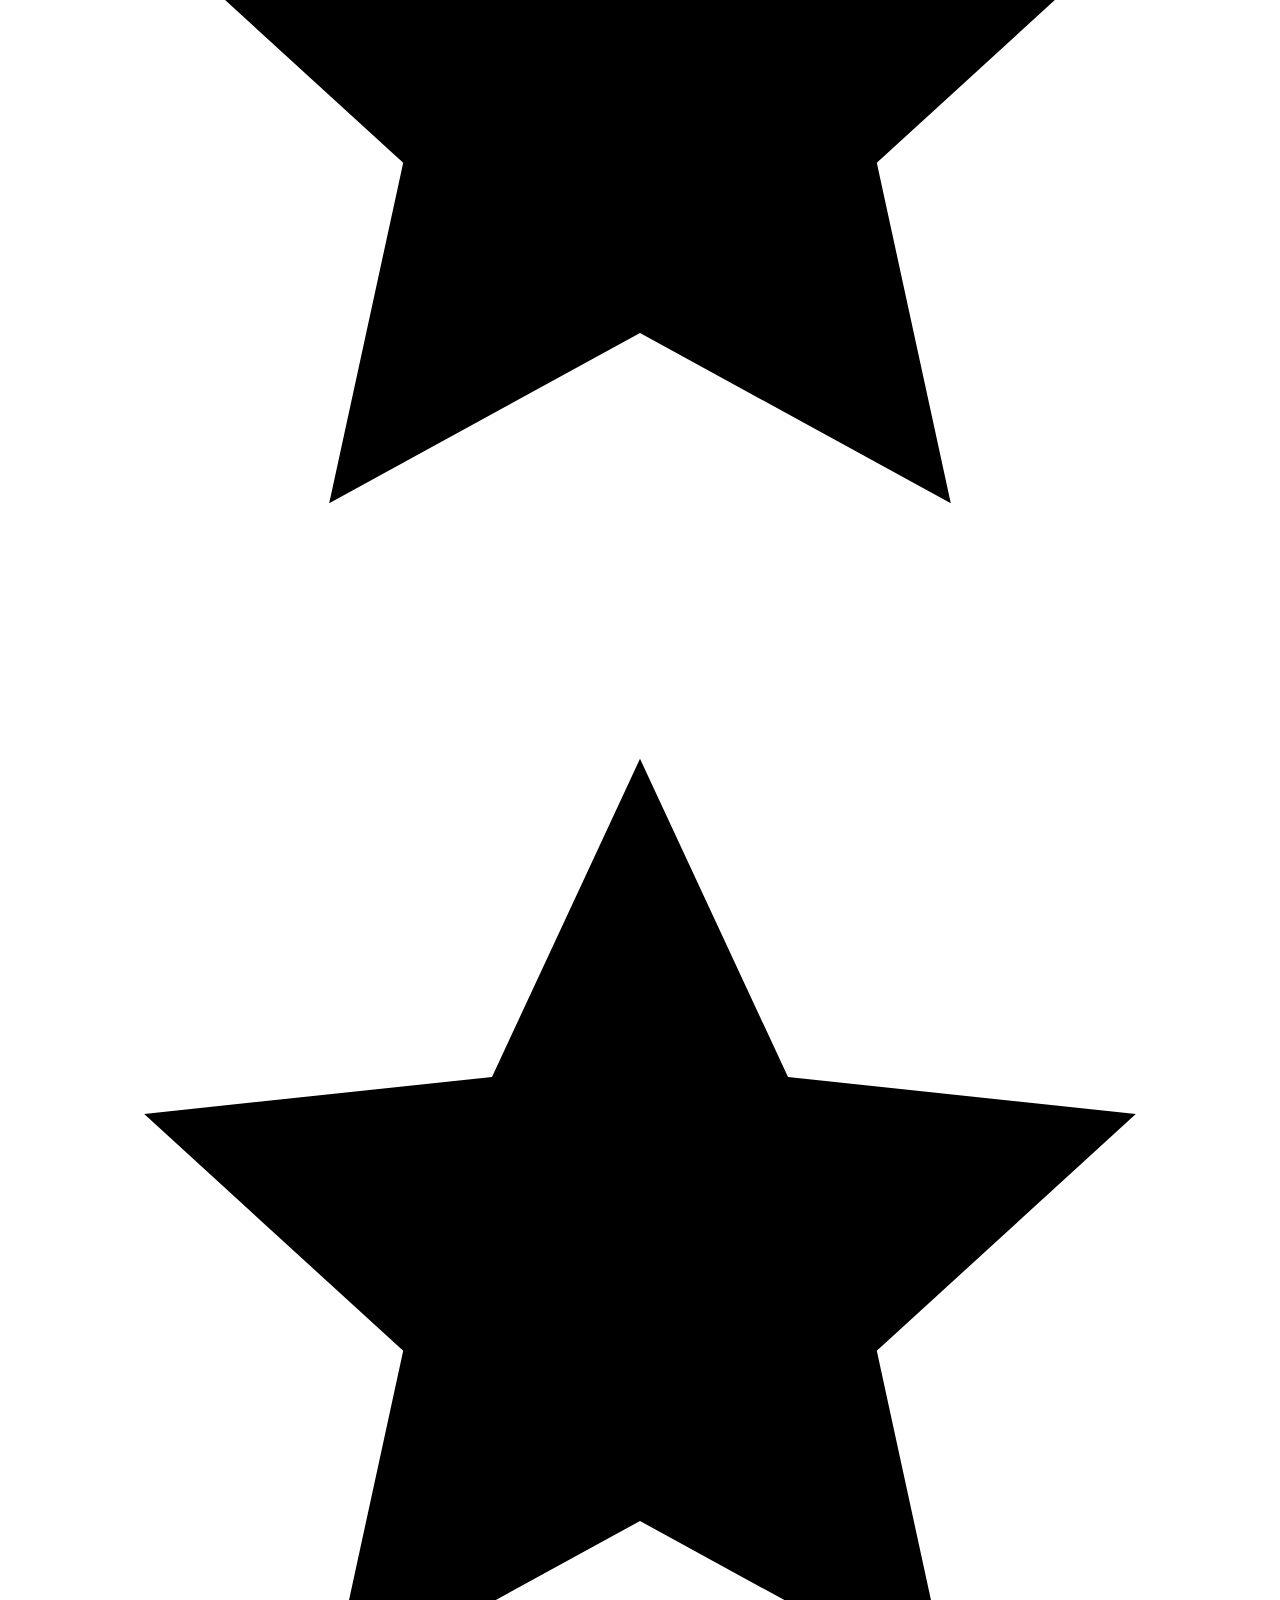
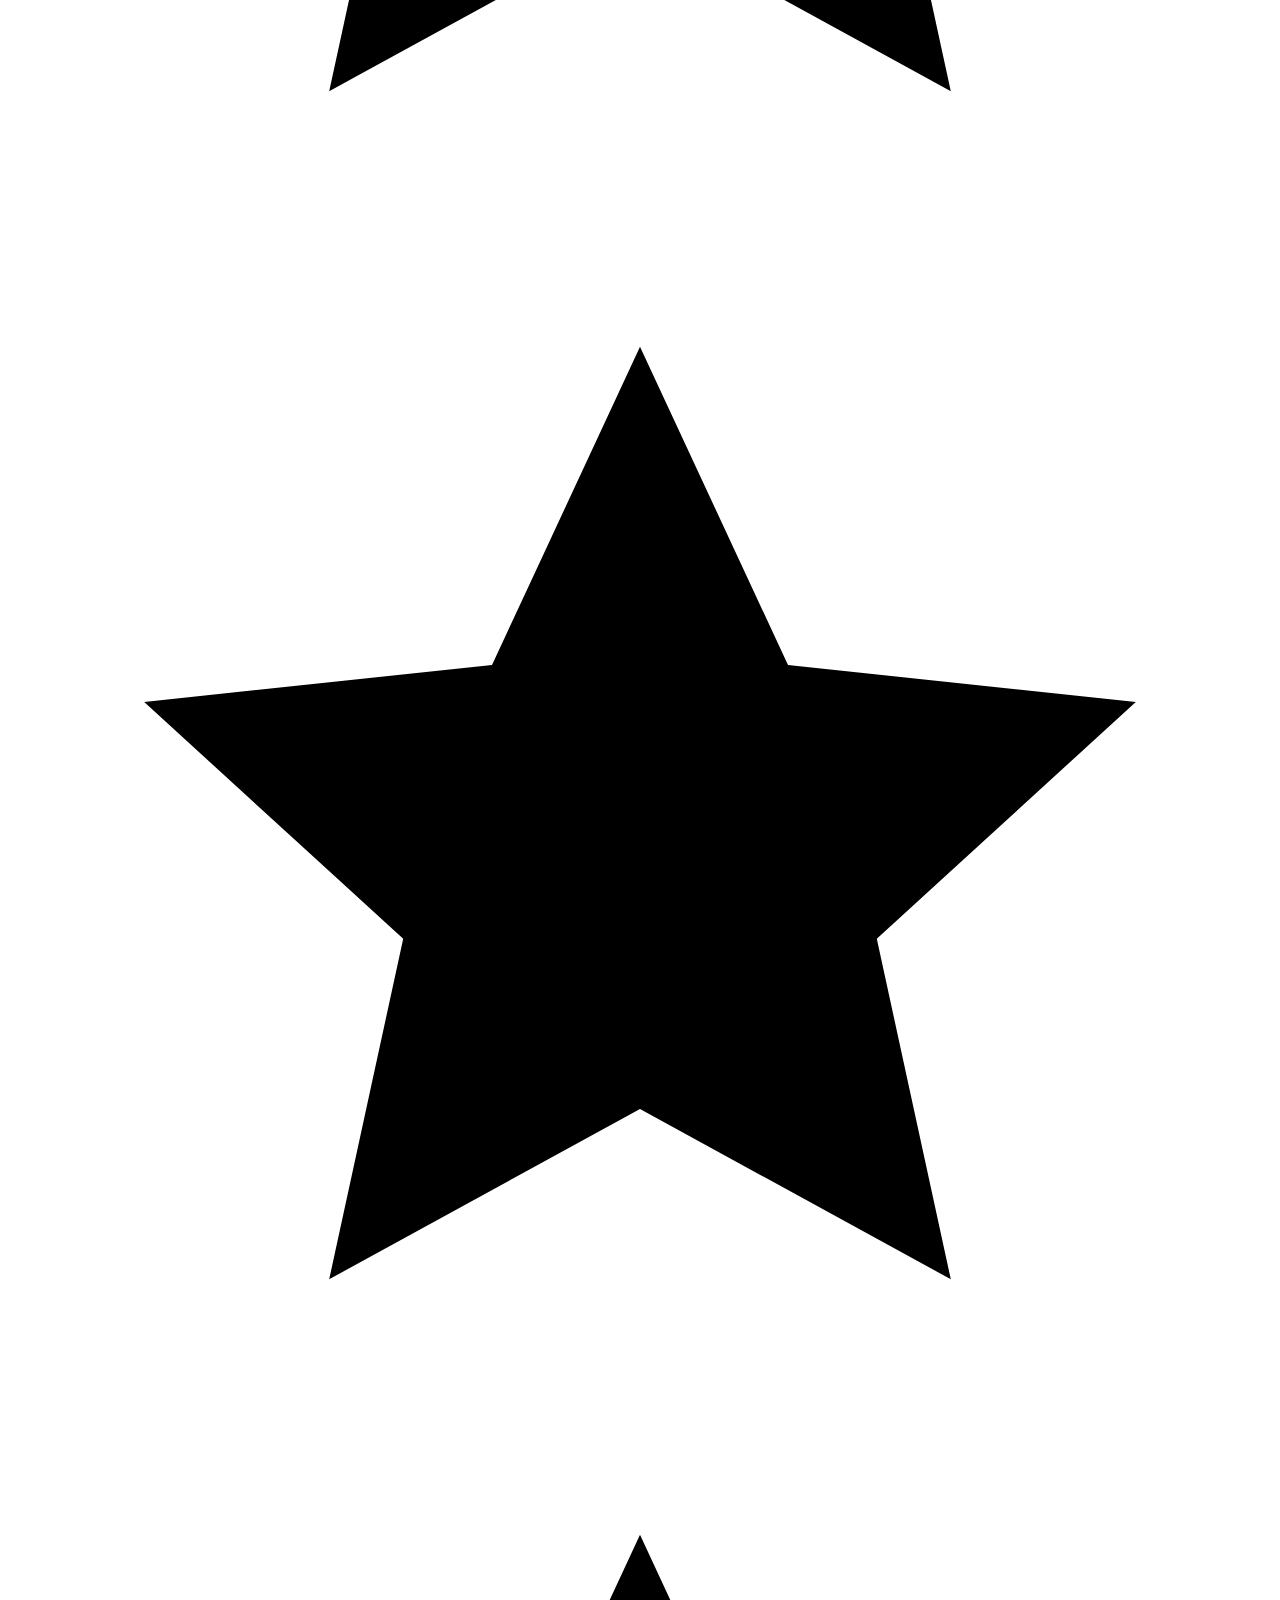
<file: design-system/components/ReviewCard/preview.html>
<!-- @dsCard group="Sekce" height=760 width=1100 subtitle="Tři skutečné recenze z Googlu: jedna velká a dvě menší citace" -->
<!doctype html>
<html lang="cs">
<head>
<meta charset="utf-8">
<meta name="viewport" content="width=device-width, initial-scale=1">
<title>ReviewCard — náhled</title>
<style>.demo { padding: var(--space-8); background: var(--surface-sunk); }</style>
</head>
<body>
<section class="demo" aria-labelledby="recenze-h">
  <header class="sp-section-head" style="margin-bottom: var(--space-8)">
    <h2 class="sp-h2" id="recenze-h">Co říkají zákazníci</h2>
  </header>
  <div class="sp-reviews">
    <figure class="sp-review sp-review--lead">
      <figcaption><h3 class="sp-review__name">Lucie Valenová</h3><span class="sp-label">Recenze na Googlu</span></figcaption>
      <div class="sp-stars" role="img" aria-label="5 z 5 hvězd" data-stars></div>
      <blockquote><p class="sp-body">S panem Šormem mám jen ty nejlepší zkušenosti, mám od něj podlahy v celém bytě a můžu ho jen doporučit. Pan Šorm je opravdový profesionál, dokáže poradit, doporučit a na všem se s ním domluvíte. Využili jsme kompletní služby - vytrhávání starých podlah, stěrky a lepení vinylu a rozhodně nelituji, vše bylo rychlé, precizní a výsledek stojí za to! Děkuji! :-)</p></blockquote>
    </figure>
    <figure class="sp-review">
      <figcaption><h3 class="sp-review__name">marph81</h3><span class="sp-label">Recenze na Googlu</span></figcaption>
      <div class="sp-stars" role="img" aria-label="5 z 5 hvězd" data-stars></div>
      <blockquote><p class="sp-body">Komunikace a domluva s panem Šormem je naprosto skvělá - volal jsem, že potřebuji kompletně vyměnit podlahu a podlaha byla změřena ještě tentýž den a hotová do 10 dnů. Zejména oceňuji kvalitu odvedené práce, ochotu a rychlost. Mohu jen doporučit.</p></blockquote>
    </figure>
    <figure class="sp-review">
      <figcaption><h3 class="sp-review__name">Petr Čermák</h3><span class="sp-label">Recenze na Googlu</span></figcaption>
      <div class="sp-stars" role="img" aria-label="5 z 5 hvězd" data-stars></div>
      <blockquote><p class="sp-body">Po nehodě a rozbitých skleněných dveřích jsem potřeboval vyměnit část poškozené laminátové podlahy. S panem Šormem jsem se na výměně rychle domluvil. Odvedl velmi precizní a čistou práci. Jeho příjemné vystupování a bezproblémová komunikace s ním byly bonusem. Jeho služby vřele doporučuji.</p></blockquote>
    </figure>
  </div>
  <div class="sp-reviews__more">
    <a class="sp-link" href="#">Všechny recenze na Googlu</a>
    <a class="sp-link" href="#">Napsat recenzi</a>
  </div>
</section>
<script>
  var star = '<svg viewBox="0 0 16 16" aria-hidden="true"><path fill="currentColor" d="M8 1.2l2 4.3 4.7.5-3.5 3.2 1 4.6L8 11.5l-4.2 2.3 1-4.6L1.3 6l4.7-.5z"/></svg>';
  document.querySelectorAll("[data-stars]").forEach(function (s) { s.innerHTML = star + star + star + star + star; });
</script>
</body>
</html>
</file>
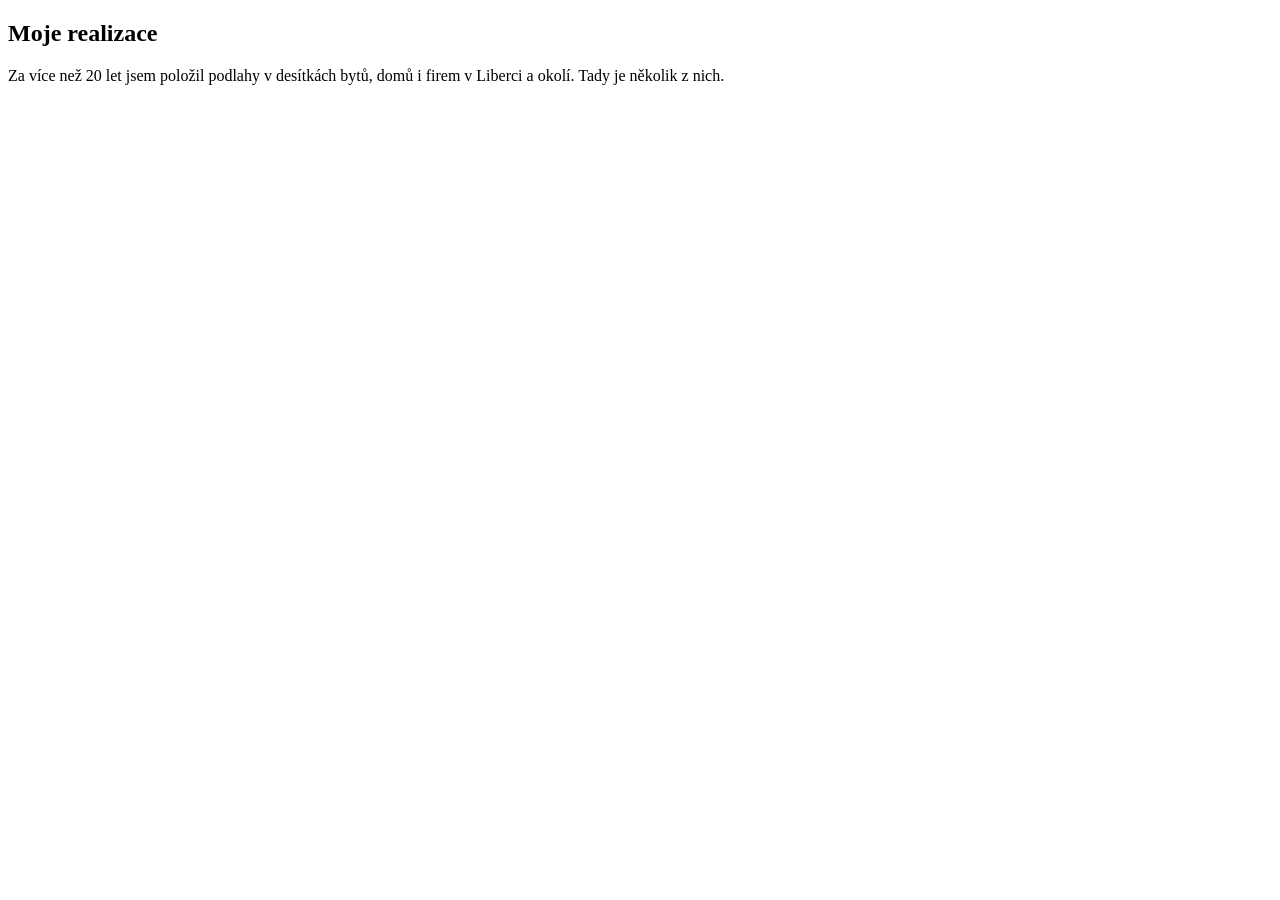
<file: design-system/components/SectionHeading/preview.html>
<!-- @dsCard group="Základ" height=220 width=960 subtitle="Nadpis sekce a úvod" -->
<!doctype html>
<html lang="cs">
<head>
<meta charset="utf-8">
<meta name="viewport" content="width=device-width, initial-scale=1">
<title>SectionHeading — náhled</title>
<style>.demo { padding: var(--space-8); }</style>
</head>
<body>
<div class="demo">
  <header class="sp-section-head">
    <h2 class="sp-h2">Moje realizace</h2>
    <p class="sp-lead">Za více než 20 let jsem položil podlahy v desítkách bytů, domů i firem v Liberci a okolí. Tady je několik z nich.</p>
  </header>
</div>
</body>
</html>
</file>
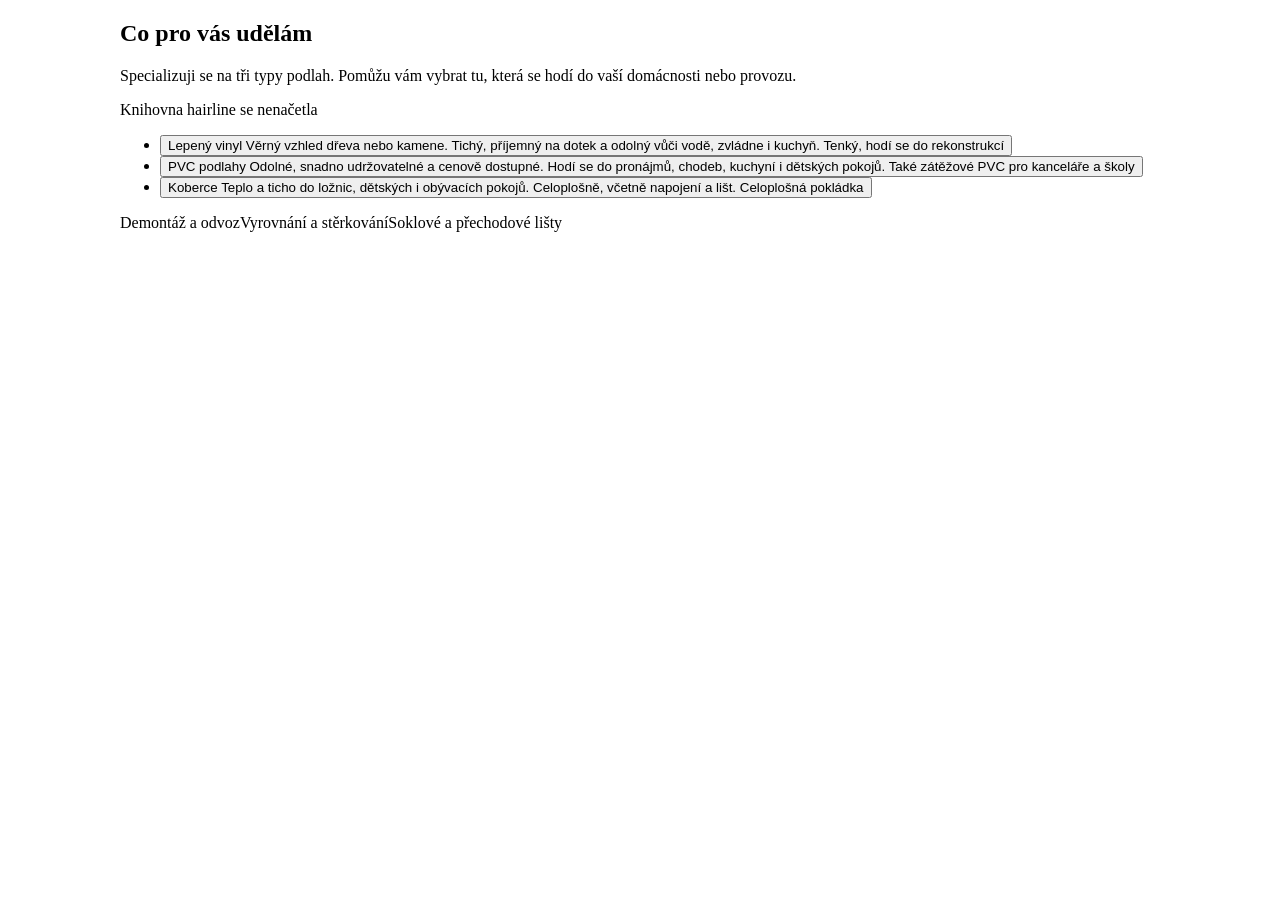
<file: design-system/components/ServiceFloors/preview.html>
<!-- @dsCard group="Sekce" height=640 width=1040 subtitle="Služby s hairline animací tří podlah" -->
<!doctype html>
<html lang="cs">
<head>
<meta charset="utf-8">
<meta name="viewport" content="width=device-width, initial-scale=1">
<title>ServiceFloors — náhled</title>
<style>
  .demo { padding: var(--space-8); max-width: 1040px; margin: 0 auto; }
</style>
</head>
<body>
<section class="demo" id="sluzby" aria-labelledby="sluzby-h">
  <div class="sp-section-head" style="margin-bottom: var(--space-8)">
    <h2 class="sp-h2" id="sluzby-h">Co pro vás udělám</h2>
    <p class="sp-lead">Specializuji se na tři typy podlah. Pomůžu vám vybrat tu, která se hodí do vaší domácnosti nebo provozu.</p>
  </div>

  <div class="sp-services">
    <div class="sp-floors">
      <span class="sp-label sp-floors__tag" id="floors-tag">Najeďte na službu</span>
      <div class="sp-floors__stage" id="floors-stage"></div>
    </div>

    <div class="sp-services__cards">
      <ul class="sp-service-list">
        <li><button class="sp-service" type="button" data-i="0" aria-pressed="false">
          <span class="sp-h3">Lepený vinyl</span>
          <span class="sp-body">Věrný vzhled dřeva nebo kamene. Tichý, příjemný na dotek a odolný vůči vodě, zvládne i kuchyň.</span>
          <span class="sp-measure">Tenký, hodí se do rekonstrukcí</span>
        </button></li>
        <li><button class="sp-service" type="button" data-i="1" aria-pressed="false">
          <span class="sp-h3">PVC podlahy</span>
          <span class="sp-body">Odolné, snadno udržovatelné a cenově dostupné. Hodí se do pronájmů, chodeb, kuchyní i dětských pokojů.</span>
          <span class="sp-measure">Také zátěžové PVC pro kanceláře a školy</span>
        </button></li>
        <li><button class="sp-service" type="button" data-i="2" aria-pressed="false">
          <span class="sp-h3">Koberce</span>
          <span class="sp-body">Teplo a ticho do ložnic, dětských i obývacích pokojů. Celoplošně, včetně napojení a lišt.</span>
          <span class="sp-measure">Celoplošná pokládka</span>
        </button></li>
      </ul>
      <div class="sp-extras" aria-label="Doplňkové služby">
        <span>Demontáž a odvoz</span><span>Vyrovnání a stěrkování</span><span>Soklové a přechodové lišty</span>
      </div>
    </div>
  </div>
</section>

<script>
(function () {
  if (!window.HL) { document.getElementById("floors-tag").textContent = "Knihovna hairline se nenačetla"; return; }
  var H = window.HL;
  var Cam = H.Cam, fit = H.fit, proj = H.proj, facing = H.facing, rings = H.rings, prism = H.prism, solid = H.solid, put = H.put,
      hull = H.hull, poly = H.poly, open = H.open, lerp = H.lerp, rrect = H.rrect, ringAt = H.ringAt, run = H.run,
      spring = H.spring, stepS = H.stepS, tween = H.tween, tset = H.tset, tval = H.tval, tdone = H.tdone, mk = H.mk,
      register = H.register, pointer = H.pointer;

  /* Tři vzorky na jednom betonovém podkladu, zleva (vzadu) doprava (vpředu):
     lepený vinyl na hřebenech lepidla, PVC role, koberec s vlasem. */
  var W = 48, D = 48, G = 14, PAD = 8, SLAB = 12, X1 = 3 * W + 2 * G, BX = 18;
  var NAMES = ["Lepený vinyl", "PVC v roli", "Koberec"];
  var STACK = [
    [[1.6, "glue"], [3, "sheet"]],
    [[1.2, "roll"]],
    [[4, "pad"], [6, "pile"]]
  ];
  var REST = [0.3, 0.5, 0.12], STEP = 45, MARK = 0, gap = 12;

  var stage = document.getElementById("floors-stage");
  var tag = document.getElementById("floors-tag");
  var cards = Array.prototype.slice.call(document.querySelectorAll(".sp-service"));

  H.inject(document);
  stage.setAttribute("data-hairline", "floors");
  stage.setAttribute("role", "img");
  stage.setAttribute("aria-label", "Tři podlahy na jednom podkladu: lepený vinyl, PVC role a koberec. Vybraný vzorek se otevře.");
  var svg = mk("svg", { viewBox: "0 0 400 320", "aria-hidden": "true" }, stage);

  var C = Cam(45, 0.5, 1.95), HI = 13 + 2 * 18;
  fit(C, [[-PAD, -24, HI], [-PAD, -PAD, -SLAB], [X1 + PAD, D + PAD + 11, -SLAB], [BX + 9, D + PAD + 21, -SLAB], [X1 + PAD, -PAD, -SLAB], [-PAD, D + PAD, -SLAB],
    [0, 0, HI], [W + G, 0, HI], [X1, 0, HI]], 200, 166);
  var P = proj(C), front = facing(C);
  function box(s, x0, y0, x1, y1, z0, z1, r, b) { var rg = rings(x0, y0, x1, y1, r, b); put(s, prism(P, front, rg[0], rg[1], z0, z1)); }

  var g = mk("g", {}, svg);
  box(solid(g), -PAD, -PAD, X1 + PAD, D + PAD, -SLAB, 0, 6, 1.8);

  var samples = STACK.map(function (layers, i) {
    var grp = mk("g", {}, g);
    var parts = layers.map(function (l) {
      var p = { h: l[0], kind: l[1], s: solid(grp) };
      if (p.kind === "glue") p.lines = mk("path", { "class": "nf lo" }, grp);
      if (p.kind === "pile") p.shag = mk("path", { "class": "nf" }, grp);
      if (p.kind === "roll") p.roll = solid(grp);
      return p;
    });
    var last = parts[parts.length - 1];
    return { x0: i * (W + G), parts: parts, top: [last.s.sil, last.roll && last.roll.sil].filter(Boolean), e: tween(REST[i]), drawn: NaN };
  });

  function turn(x, yc, zc, n, r, turns) {
    turns = turns || 1;
    var out = [];
    for (var k = 0; k <= n; k++) { var t = (k / n) * turns * 2 * Math.PI; out.push(P(x, yc + r(k / n) * Math.cos(t), zc + r(k / n) * Math.sin(t))); }
    return out;
  }

  var amp = spring(0), clock = 0;
  function shag(p) {
    var d = [];
    for (var k = 0; k < 720; k++) {
      var u = p.x0 + 3 + (k % 24) * 1.83, v = 3 + Math.floor(k / 24) * 1.45, w = amp.x * 1.8 * Math.sin(clock / 260 + u * 0.35 + v * 0.15);
      var lu = 2.25 * Math.sin(k * 2.3) + w, lv = 2.25 * Math.cos(k * 1.7) + w * 0.5;
      d.push(open([P(u, v, p.z1), P(u + lu * 0.3, v + lv * 0.3, p.z1 + 2.6), P(u + lu, v + lv, p.z1 + 4.5)]));
    }
    p.shag.setAttribute("d", d.join(""));
  }

  function draw(sm, e) {
    var x0 = sm.x0, x1 = x0 + W, z = 0;
    sm.parts.forEach(function (p) {
      if (p.kind === "roll") {
        var len = 12 + gap * e * 1.6, yc = D - len, R = lerp(10, 6, len / 41);
        box(p.s, x0, yc, x1, D, 0, p.h, 1.5, 0.6);
        var ends = [x0 + 1, x1 - 1].map(function (x) { return turn(x, yc, R, 24, function () { return R; }); });
        p.roll.sil.setAttribute("d", poly(hull(ends[0].concat(ends[1]))));
        p.roll.cr.setAttribute("d", poly(ends[1]) + open(turn(x1 - 1, yc, R, 72, function (f) { return R * (0.25 + 0.7 * f); }, 3)));
        return;
      }
      z += gap * e;
      var z0 = z, z1 = z + p.h;
      z = z1;
      var back = p.kind === "sheet" ? gap * e * 1.3 : 0;
      box(p.s, x0, -back, x1, D - back, z0, z1, 3, 1.2);
      if (p.lines) {
        var d = [];
        for (var r = 10; r < 78; r += 3) {
          var pts = [];
          for (var j = 0; j <= 48; j++) {
            var t = (-j / 48) * Math.PI / 2, u = x0 - 6 + r * Math.cos(t), v = D + 6 + r * Math.sin(t);
            var inside = u > x0 + 3 && u < x1 - 3 && v > 3 && v < D - 3;
            if (inside) pts.push(P(u, v, z1));
            if ((!inside || j === 48) && pts.length > 1) { d.push(open(pts)); pts = []; } else if (!inside) pts = [];
          }
        }
        p.lines.setAttribute("d", d.join(""));
      }
      if (p.shag) { p.x0 = x0; p.z1 = z1; shag(p); }
    });
  }

  /* kbelík s lepidlem vedle vinylu, nejblíž divákovi */
  var BY = D + PAD + 12, B0 = -SLAB, B1 = B0 + 15;
  function disc(r) { return rrect(BX - r, BY - r, BX + r, BY + r, r, 8); }
  var pail = solid(g), foot = disc(7), lip = disc(8.5);
  pail.sil.setAttribute("d", poly(hull(ringAt(P, foot, B0).concat(ringAt(P, lip, B1)))));
  pail.cr.setAttribute("d", poly(ringAt(P, disc(7.6), B1)) + open(ringAt(P, run(disc(7.4), function (q) { return !front(q); }), B1 - 2.5)));
  var bail = [];
  for (var j = 0; j <= 16; j++) { var t = (j / 16) * Math.PI; bail.push(P(BX + 8.5 * Math.cos(t), BY, B1 + 7 * Math.sin(t))); }
  mk("path", { "class": "nf", d: open(bail) }, g);

  var pile = samples[2].parts[1];
  var loop = register(stage, function (dt, now) {
    clock = now;
    var moving = stepS(amp, dt) || amp.t > 0;
    if (moving || amp.x !== 0) shag(pile);
    samples.forEach(function (sm) {
      var e = tval(sm.e, now);
      if (e !== sm.drawn) { draw(sm, e); sm.drawn = e; }
      if (!tdone(sm.e, now)) moving = true;
    });
    return moving;
  });

  var centre = samples.map(function (sm) { return P(sm.x0 + W / 2, D / 2, 6); });
  function hit(pt) {
    var best = -1, bd = 45;
    centre.forEach(function (c, i) { var d = Math.abs(pt[0] - c[0]); if (d < bd && Math.abs(pt[1] - c[1]) < 70) { bd = d; best = i; } });
    return best;
  }

  /* pinned = vzorek vybraný klepnutím, kliknutím nebo klávesou; hover jen dočasně ukáže jiný */
  var act = -2, pinned = -1;
  var touchOnly = window.matchMedia && matchMedia("(hover: none)").matches;
  var HINT = touchOnly ? "Klepněte na službu" : "Najeďte na službu";
  var reduce = window.matchMedia && matchMedia("(prefers-reduced-motion: reduce)").matches;
  function setActive(a) {
    if (a === act) return;
    var now = performance.now(), from = a >= 0 ? a : Math.max(act, 0);
    act = a;
    amp.t = a === 2 ? 1 : 0;
    samples.forEach(function (sm, i) {
      tset(sm.e, a < 0 ? REST[i] : i === a ? 1 : 0, now, Math.abs(i - from) * STEP);
      var on = a < 0 ? i === MARK : i === a;
      sm.top.forEach(function (el) { el.classList.toggle("hi", on); });
    });
    cards.forEach(function (c, i) { c.setAttribute("aria-pressed", String(i === pinned)); c.classList.toggle("is-preview", i === a && i !== pinned); });
    tag.textContent = a < 0 ? HINT : NAMES[a];
    tag.dataset.on = String(a >= 0);
    loop.wake();
  }
  setActive(-1);

  /* ruka má vždy přednost před automatickou prohlídkou */
  var touched = false, timers = [];
  function user() { touched = true; timers.forEach(clearTimeout); timers = []; }
  function pin(i) { pinned = i; act = -2; setActive(i); }

  pointer(stage, {
    move: function (p, e) { if (e.pointerType !== "mouse") return; user(); var h = hit(p); setActive(h >= 0 ? h : pinned); },
    down: function (p) { user(); var h = hit(p); if (h >= 0) pin(pinned === h ? -1 : h); },
    leave: function () { setActive(pinned); }
  });
  cards.forEach(function (c, i) {
    c.addEventListener("pointerenter", function (e) { if (e.pointerType === "mouse") { user(); setActive(i); } });
    c.addEventListener("pointerleave", function (e) { if (e.pointerType === "mouse") setActive(pinned); });
    /* klik, klepnutí i Enter/mezerník: první otevře a připne, druhý na stejné kartě zavře */
    c.addEventListener("click", function () { user(); pin(pinned === i ? -1 : i); });
  });

  /* jednou při prvním zobrazení: krátká prohlídka všech tří vzorků; ne při omezeném pohybu */
  if (!reduce && "IntersectionObserver" in window) {
    var io = new IntersectionObserver(function (entries) {
      if (!entries[0].isIntersecting || touched) return;
      io.disconnect();
      [0, 1, 2, -1].forEach(function (a, k) { timers.push(setTimeout(function () { if (!touched) setActive(a); }, 600 + k * 1500)); });
    }, { threshold: 0.5 });
    io.observe(stage);
  }
})();
</script>
</body>
</html>
</file>
<file: css/tokens.css>
/* Šorm Podlahy — generated from tokens.json (nastroje/generuj-tokens.py) */
:root, [data-theme="light"] {
  color-scheme: light;
  --surface: #ffffff;
  --surface-raised: #f2f2ef;
  --surface-sunk: #e4e3de;
  --ink: #202326;
  --ink-muted: #5a5f66;
  --line: #d9d9d5;
  --line-strong: #6f747a;
  --accent: #f5c400;
  --accent-hover: #ddb000;
  --accent-ink: #7a5c00;
  --on-accent: #202326;
  --accent-soft: #fff3c2;
  --focus-ring: var(--ink);
  --danger: #a11b1b;
  --hairline-plate: var(--surface-raised);
  --hairline-hi: #7a5c00;
  --hairline-edge: #8c9096;
  --hairline-mid: #bfc2c6;
  --hairline-lo: #dadbdc;
  --shadow-badge: 0 2px 8px rgba(32,35,38,0.28);
}
@media (prefers-color-scheme: dark) {
  :root:not([data-theme="light"]) {
  color-scheme: dark;
  --surface: #17191c;
  --surface-raised: #202327;
  --surface-sunk: #0f1113;
  --ink: #ecedee;
  --ink-muted: #a3a8ae;
  --line: #2e3236;
  --line-strong: #6b7178;
  --accent: #f5c400;
  --accent-hover: #ffd84d;
  --accent-ink: #f5c400;
  --on-accent: #17191c;
  --accent-soft: #3a3214;
  --focus-ring: var(--ink);
  --danger: #f19a9a;
  --hairline-plate: var(--surface-raised);
  --hairline-hi: #f5c400;
  --hairline-edge: #6b7178;
  --hairline-mid: #464b51;
  --hairline-lo: #2e3236;
  --shadow-badge: 0 2px 8px rgba(0,0,0,0.6);
  }
}
[data-theme="dark"] {
  color-scheme: dark;
  --surface: #17191c;
  --surface-raised: #202327;
  --surface-sunk: #0f1113;
  --ink: #ecedee;
  --ink-muted: #a3a8ae;
  --line: #2e3236;
  --line-strong: #6b7178;
  --accent: #f5c400;
  --accent-hover: #ffd84d;
  --accent-ink: #f5c400;
  --on-accent: #17191c;
  --accent-soft: #3a3214;
  --focus-ring: var(--ink);
  --danger: #f19a9a;
  --hairline-plate: var(--surface-raised);
  --hairline-hi: #f5c400;
  --hairline-edge: #6b7178;
  --hairline-mid: #464b51;
  --hairline-lo: #2e3236;
  --shadow-badge: 0 2px 8px rgba(0,0,0,0.6);
}
:root {
  --space-1: 4px;
  --space-2: 8px;
  --space-3: 12px;
  --space-4: 16px;
  --space-6: 24px;
  --space-8: 32px;
  --space-12: 48px;
  --space-16: 64px;
  --space-24: 96px;
  --container: 1200px;
  --text-max: 640px;
  --radius-sm: 4px;
  --radius-md: 8px;
  --radius-lg: 14px;
  --radius-pill: 999px;
  --font-sans: "Archivo", system-ui, sans-serif;
}
.display { font-family: var(--font-sans); font-size: 64px; line-height: 60px; font-weight: 700; letter-spacing: -0.025em; }
.display-mobile { font-family: var(--font-sans); font-size: 40px; line-height: 42px; font-weight: 700; letter-spacing: -0.02em; }
.h2 { font-family: var(--font-sans); font-size: 40px; line-height: 44px; font-weight: 700; letter-spacing: -0.02em; }
.h3 { font-family: var(--font-sans); font-size: 22px; line-height: 28px; font-weight: 600; letter-spacing: -0.01em; }
.lead { font-family: var(--font-sans); font-size: 20px; line-height: 30px; font-weight: 400; }
.body { font-family: var(--font-sans); font-size: 17px; line-height: 27px; font-weight: 400; }
.small { font-family: var(--font-sans); font-size: 15px; line-height: 22px; font-weight: 400; }
.button { font-family: var(--font-sans); font-size: 16px; line-height: 20px; font-weight: 600; }
.label { font-family: var(--font-sans); font-size: 13px; line-height: 18px; font-weight: 600; }
.measure { font-family: var(--font-sans); font-size: 14px; line-height: 20px; font-weight: 500; }
</file>
<file: css/bundle.css>
@import url("https://fonts.googleapis.com/css2?family=Archivo:wdth,wght@62..125,400..800&display=swap");

/* Šorm Podlahy — styly komponent. Hodnoty jsou tokeny z tokens.json, žádné natvrdo. */

:root {
  --sp-ease: cubic-bezier(0.32, 0.72, 0, 1);
  --sp-dur: 700ms;
  --sp-dur-fast: 160ms;
}

body {
  margin: 0;
  background: var(--surface);
  color: var(--ink);
  font-family: var(--font-sans);
  font-size: 17px;
  line-height: 27px;
  -webkit-font-smoothing: antialiased;
}

*, *::before, *::after { box-sizing: border-box; }
:root, [data-theme="light"] { color-scheme: light; }
[data-theme="dark"] { color-scheme: dark; }

/* ---------- Typografie ---------- */
.sp-display { font-family: var(--font-sans); font-size: 64px; line-height: 60px; font-weight: 700; letter-spacing: -0.025em; font-stretch: 112%; text-wrap: balance; margin: 0; }
.sp-h2 { font-family: var(--font-sans); font-size: 40px; line-height: 44px; font-weight: 700; letter-spacing: -0.02em; font-stretch: 108%; text-wrap: balance; margin: 0; }
.sp-h3 { font-family: var(--font-sans); font-size: 22px; line-height: 28px; font-weight: 600; letter-spacing: -0.01em; margin: 0; }
.sp-lead { font-size: 20px; line-height: 30px; color: var(--ink-muted); max-width: var(--text-max); margin: 0; text-wrap: pretty; }
.sp-body { font-size: 17px; line-height: 27px; margin: 0; text-wrap: pretty; }
.sp-small { font-size: 15px; line-height: 22px; color: var(--ink-muted); margin: 0; }
.sp-label { font-family: var(--font-sans); font-size: 13px; line-height: 18px; font-weight: 600; font-stretch: 88%; color: var(--ink-muted); }
.sp-measure { font-family: var(--font-sans); font-size: 14px; line-height: 20px; font-weight: 500; color: var(--ink-muted); font-variant-numeric: tabular-nums lining-nums; }

@media (max-width: 720px) {
  .sp-display { font-size: 40px; line-height: 42px; letter-spacing: -0.02em; font-stretch: 106%; }
  .sp-h2 { font-size: 30px; line-height: 34px; }
}

/* ---------- Fokus ---------- */
/* jeden kroužek pro všechny ovládací prvky, i ty bez vlastní třídy (navigace, zaškrtávátko) */
:where(a, button, input, select, textarea, summary, [tabindex]):focus-visible,
.sp-chip input:focus-visible + span,
.sp-drop:focus-within { outline: 2px solid var(--focus-ring); outline-offset: 2px; }
.sp-chip input:focus-visible, .sp-sr-only:focus-visible { outline: none; }

/* skryté vizuálně, dostupné klávesnici a čtečce */
.sp-sr-only { position: absolute; width: 1px; height: 1px; margin: -1px; padding: 0; border: 0; overflow: hidden; clip-path: inset(50%); white-space: nowrap; }

/* ---------- Tlačítka ---------- */
.sp-btn {
  display: inline-flex; align-items: center; justify-content: center; gap: var(--space-2);
  min-height: 48px; padding: var(--space-3) 20px;
  border: 1px solid transparent; border-radius: var(--radius-sm);
  font-family: var(--font-sans); font-size: 16px; line-height: 20px; font-weight: 600;
  text-decoration: none; cursor: pointer; white-space: nowrap;
  transition: background-color var(--sp-dur-fast) ease, border-color var(--sp-dur-fast) ease, color var(--sp-dur-fast) ease;
}
.sp-btn svg { width: 20px; height: 20px; flex: none; }
.sp-btn--primary { background: var(--accent); color: var(--on-accent); }
.sp-btn--primary:hover { background: var(--accent-hover); }
.sp-btn--secondary { background: transparent; color: var(--ink); border-color: var(--line-strong); }
.sp-btn--secondary:hover { background: var(--surface-sunk); }
.sp-btn--small { min-height: 40px; padding: var(--space-2) var(--space-4); font-size: 15px; }
.sp-btn:active { transform: translateY(1px); }
.sp-btn:disabled, .sp-btn[aria-disabled="true"] { background: var(--surface-sunk); color: var(--ink-muted); border-color: var(--line); cursor: not-allowed; transform: none; }
/* odesílání: tlačítko si nechá barvu, přibude točítko */
.sp-btn--primary[aria-busy="true"] { background: var(--accent); color: var(--on-accent); border-color: transparent; cursor: progress; }
.sp-btn[aria-busy="true"]::before { content: ""; width: 16px; height: 16px; border-radius: var(--radius-pill); border: 2px solid currentColor; border-right-color: transparent; animation: sp-spin 0.8s linear infinite; }
@keyframes sp-spin { to { transform: rotate(360deg); } }
.sp-btn--block { width: 100%; }

.sp-link { color: var(--accent-ink); font-weight: 600; text-decoration: underline; text-decoration-thickness: 1px; text-underline-offset: 4px; }
.sp-link:hover { text-decoration-thickness: 2px; }
@media (pointer: coarse) {
  .sp-btn--small { min-height: 44px; }
  .sp-reviews__more .sp-link { display: inline-flex; align-items: center; min-height: 44px; }
}

/* ---------- Kóta: technická kótovací čára ---------- */
.sp-kota { display: flex; align-items: center; gap: var(--space-3); color: var(--ink-muted); }
.sp-kota__line { position: relative; flex: 1; height: 1px; background: var(--line); }
.sp-kota__line::before, .sp-kota__line::after { content: ""; position: absolute; top: -5px; width: 1px; height: 11px; background: var(--line-strong); }
.sp-kota__line::before { left: 0; }
.sp-kota__line::after { right: 0; }
.sp-kota__tick { width: 1px; height: 11px; background: var(--line-strong); flex: none; }
/* koncové značky jen na vnějších koncích kóty */
.sp-label + .sp-kota__line::before { display: none; }
.sp-kota__line:has(+ .sp-label)::after { display: none; }

/* ---------- Nadpis sekce: bez štítku a čísla ---------- */
.sp-section-head { display: grid; gap: var(--space-4); }

/* ---------- Hlavička ---------- */
.sp-header { display: flex; align-items: center; justify-content: space-between; gap: var(--space-6); padding: var(--space-4) var(--space-8); border-bottom: 1px solid var(--line); background: var(--surface); }
.sp-wordmark { display: grid; gap: 2px; text-decoration: none; color: var(--ink); }
.sp-wordmark b { font-size: 21px; line-height: 24px; font-weight: 750; letter-spacing: -0.015em; font-stretch: 112%; }
.sp-wordmark .sp-label { font-size: 13px; line-height: 16px; font-weight: 500; }
.sp-nav { display: flex; gap: var(--space-6); }
.sp-nav a { color: var(--ink); text-decoration: none; font-size: 15px; font-weight: 600; padding: var(--space-2) 0; border-bottom: 1px solid transparent; }
.sp-nav a:hover { border-bottom-color: var(--ink); }
.sp-header__call-icon { display: none; }
@media (max-width: 720px) {
  .sp-header { padding: var(--space-3) var(--space-4); }
  .sp-nav, .sp-header__call-text { display: none; }
  .sp-header__call-icon { display: inline-flex; }
}

/* ---------- Hero ---------- */
.sp-hero { display: grid; grid-template-columns: 1.08fr 0.92fr; gap: var(--space-12); align-items: center; padding: var(--space-16) var(--space-8) var(--space-12); max-width: var(--container); margin: 0 auto; }
.sp-hero__text { display: grid; gap: var(--space-6); }
.sp-hero__benefits { list-style: none; margin: var(--space-2) 0 0; padding: 0; display: grid; gap: 0; }
.sp-hero__benefits li { display: grid; grid-template-columns: 24px 1fr; gap: 2px var(--space-3); padding: var(--space-3) 0; border-top: 1px solid var(--line); }
.sp-hero__benefits li:last-child { border-bottom: 1px solid var(--line); }
.sp-hero__benefits svg { width: 24px; height: 24px; color: var(--ink); grid-row: 1 / span 2; margin-top: 1px; }
.sp-hero__benefits b { font-weight: 600; }
.sp-hero__benefits .sp-body { color: var(--ink-muted); }
.sp-hero__actions { display: flex; flex-wrap: wrap; gap: var(--space-3); }
.sp-hero__trust { display: flex; flex-wrap: wrap; gap: var(--space-2) var(--space-4); }
.sp-hero__trust .sp-measure { color: var(--ink); display: inline-flex; align-items: center; gap: var(--space-2); }
.sp-hero__trust .sp-stars svg { width: 14px; height: 14px; }

.sp-plan { position: relative; padding: 28px 0 0 28px; }
.sp-plan__photo { position: relative; aspect-ratio: 4 / 5; border-radius: var(--radius-md); overflow: hidden; background: var(--surface-sunk); }
.sp-plan__photo svg, .sp-plan__photo img { display: block; width: 100%; height: 100%; object-fit: cover; }
.sp-plan__kota-x { position: absolute; top: 4px; left: 28px; right: 0; }
.sp-plan__kota-y { position: absolute; top: 28px; bottom: 0; left: 4px; width: 16px; display: flex; flex-direction: column; align-items: center; }
.sp-plan__kota-y .sp-kota__line { width: 1px; height: auto; flex: 1; }
.sp-plan__kota-y .sp-kota__line::before, .sp-plan__kota-y .sp-kota__line::after { left: -5px; width: 11px; height: 1px; top: auto; }
.sp-plan__kota-y .sp-kota__line::before { top: 0; }
.sp-plan__kota-y .sp-kota__line::after { bottom: 0; right: auto; }
.sp-plan__kota-y .sp-label { writing-mode: vertical-rl; transform: rotate(180deg); padding: var(--space-2) 0; }
.sp-plan__note { position: absolute; left: 40px; right: 12px; width: fit-content; max-width: calc(100% - 52px); bottom: 12px; padding: 4px 8px; border-radius: var(--radius-sm); background: var(--surface-raised); }

@media (max-width: 720px) {
  .sp-hero { grid-template-columns: 1fr; gap: var(--space-8); padding: var(--space-8) var(--space-4); }
  .sp-hero__actions .sp-btn { flex: 1 1 100%; }
}

/* ---------- Služby s hairline animací ---------- */
/* kresba je stejně vysoká jako karty: sloupec karet se rozpustí do mřížky, štítky doplňkových služeb mají vlastní řádek */
.sp-services { display: grid; grid-template-columns: 1.1fr 0.9fr; gap: 0 var(--space-8); align-items: start; }
.sp-services__cards { display: contents; }
.sp-services .sp-extras { grid-column: 2; }
.sp-floors { position: relative; align-self: stretch; display: grid; place-items: center; container-type: size; border: 1px solid var(--line); border-radius: var(--radius-lg); background: var(--surface-raised); overflow: hidden; }
/* plocha kresby drží poměr 5 : 4 (na něm stojí trefování myší) a vejde se do panelu na šířku i na výšku */
.sp-floors__stage { width: min(100cqw, 125cqh); }
.sp-floors__tag { position: absolute; top: var(--space-4); left: var(--space-4); z-index: 1; pointer-events: none; }
.sp-floors__tag[data-on="true"] { color: var(--accent-ink); }
.sp-floors__hint { position: absolute; right: var(--space-4); bottom: var(--space-3); pointer-events: none; }
.sp-service-list { display: grid; gap: var(--space-3); list-style: none; margin: 0; padding: 0; }
.sp-service {
  display: grid; gap: var(--space-1);
  width: 100%; text-align: left; padding: var(--space-6); cursor: pointer;
  background: var(--surface-raised); color: var(--ink); font: inherit;
  border: 1px solid var(--line); border-radius: var(--radius-md);
  transition: border-color var(--sp-dur-fast) ease, background-color var(--sp-dur-fast) ease;
}
.sp-service .sp-body { color: var(--ink-muted); }
.sp-service .sp-measure { margin-top: var(--space-2); }
.sp-service.is-preview { border-color: var(--line-strong); }
.sp-service[aria-pressed="true"] { border-color: var(--ink); box-shadow: inset 0 0 0 1px var(--ink); background: var(--accent-soft); }
.sp-extras { display: flex; flex-wrap: wrap; gap: var(--space-2); margin-top: var(--space-6); }
.sp-extras span { font-family: var(--font-sans); font-size: 14px; font-weight: 500; line-height: 18px; padding: 6px 10px; border: 1px solid var(--line); border-radius: var(--radius-sm); color: var(--ink-muted); }
@media (max-width: 720px) {
  .sp-services { grid-template-columns: 1fr; }
  .sp-services .sp-extras { grid-column: auto; }
  /* kresba zůstává vidět, i když se scrolluje ke kartě 02 a 03 */
  .sp-floors { position: sticky; top: calc(var(--sp-header-h, 0px) + var(--space-2)); z-index: 2; align-self: start; display: block; container-type: normal; margin-bottom: var(--space-8); }
  .sp-floors__stage { width: 100%; aspect-ratio: auto; height: min(34vh, calc((100vw - 34px) * 0.8)); }
  .sp-service { padding: var(--space-4); scroll-margin-top: calc(var(--sp-header-h, 0px) + 34vh + var(--space-6)); }
}

/* ---------- Před / po se stěrkou ---------- */
.sp-ba { display: grid; gap: var(--space-3); }
.sp-ba__frame { position: relative; aspect-ratio: 4 / 3; border-radius: var(--radius-lg); overflow: hidden; background: var(--surface-sunk); isolation: isolate; }
.sp-ba__img { position: absolute; inset: 0; width: 100%; height: 100%; object-fit: cover; display: block; }
.sp-ba__after { clip-path: inset(0 calc(100% - var(--p, 0) * 100%) 0 0); }
.sp-ba__edge { position: absolute; top: 0; bottom: 0; left: calc(var(--p, 0) * 100%); width: 2px; margin-left: -1px; background: var(--accent); opacity: calc(min(var(--p, 0), 1 - var(--p, 0)) * 40); z-index: 2; }
.sp-ba__trowel {
  position: absolute; top: 50%; left: calc(var(--p, 0) * 100%); z-index: 3;
  width: 48px; height: 48px; margin: -24px 0 0 -24px; border-radius: var(--radius-pill);
  display: grid; place-items: center; background: var(--accent); color: var(--on-accent); box-shadow: var(--shadow-badge);
  transform: rotate(var(--tilt, 0deg));
  opacity: calc(min(var(--p, 0), 1 - var(--p, 0)) * 30);
}
.sp-ba__trowel svg { width: 24px; height: 24px; }
.sp-ba__tag { position: absolute; top: var(--space-3); z-index: 4; padding: 4px 8px; border-radius: var(--radius-sm); background: var(--surface-raised); color: var(--ink); }
.sp-ba__tag--before { right: var(--space-3); opacity: clamp(0, (0.85 - var(--p, 0)) * 1000, 1); }
.sp-ba__tag--after { left: var(--space-3); background: var(--accent);  color: var(--on-accent); opacity: clamp(0, (var(--p, 0) - 0.15) * 1000, 1); }
.sp-ba__caption { display: flex; flex-wrap: wrap; justify-content: space-between; gap: var(--space-1) var(--space-4); align-items: baseline; }
.sp-ba__range { width: 100%; accent-color: var(--accent); }
.sp-ba__range[hidden] { display: none; }

/* připnutí: kontejner je o dráhu odkrytí vyšší než okno, rám uvnitř se lepí a stěrka jede, dokud kontejner neodjede.
   --ba-distance dráha odkrytí, --ba-top odsazení pod lepící hlavičkou, --ba-chrome místo na popisek pod fotkou,
   --ba-view výška okna (svh, aby připnutí neposkakovalo s lištou prohlížeče; náhled ji mění na výšku rámečku) */
.sp-ba-pin { position: relative; height: calc(var(--ba-view, 100svh) - var(--ba-top, 0px) + var(--ba-distance, 120svh)); }
.sp-ba-pin__frame { position: sticky; top: var(--ba-top, 0px); height: calc(var(--ba-view, 100svh) - var(--ba-top, 0px)); display: flex; flex-direction: column; justify-content: center; }
/* fotka 4 : 3 se i s popiskem vejde do výšky okna; v nízkém okně se zmenší */
.sp-ba-pin .sp-ba { width: min(100%, (var(--ba-view, 100svh) - var(--ba-top, 0px) - var(--ba-chrome, 136px)) * 4 / 3); }

/* ---------- Postup ---------- */
.sp-steps { display: grid; grid-template-columns: repeat(4, 1fr); gap: var(--space-6); list-style: none; margin: 0; padding: 0; position: relative; }
.sp-steps::before { content: ""; position: absolute; top: 5px; left: 0; right: 0; height: 1px; background: var(--line); }
.sp-step { position: relative; display: grid; gap: var(--space-2); padding-top: var(--space-8); }
.sp-step::before { content: ""; position: absolute; top: 0; left: 0; width: 1px; height: 11px; background: var(--line-strong); }
.sp-steps::after { content: ""; position: absolute; top: 0; right: 0; width: 1px; height: 11px; background: var(--line-strong); }
.sp-step .sp-label { color: var(--accent-ink); }
.sp-step .sp-body { color: var(--ink-muted); }
@media (max-width: 720px) {
  .sp-steps { grid-template-columns: 1fr; gap: 0; padding-left: var(--space-6); }
  .sp-steps::before { top: 0; bottom: 0; left: 5px; right: auto; width: 1px; height: auto; }
  .sp-step { padding: 0 0 var(--space-6); }
  .sp-step::before { top: 4px; left: calc(-1 * var(--space-6)); width: 11px; height: 1px; }
  .sp-steps::after { display: none; }
}

/* ---------- Recenze: citace bez karet, jedna velká a dvě menší ---------- */
.sp-reviews { display: grid; grid-template-columns: 1fr 1fr; gap: var(--space-8) var(--space-12); }
.sp-review { display: grid; gap: var(--space-3); align-content: start; margin: 0; padding-top: var(--space-6); border-top: 1px solid var(--line-strong); }
.sp-review--lead { grid-column: 1 / -1; padding-top: 0; border-top: 0; }
.sp-review figcaption { display: flex; flex-wrap: wrap; align-items: baseline; gap: var(--space-1) var(--space-3); }
.sp-review__name { margin: 0; font-size: 17px; line-height: 24px; font-weight: 600; }
.sp-stars { display: flex; gap: 2px; color: var(--accent); }
.sp-stars svg { width: 16px; height: 16px; stroke: var(--accent-ink); stroke-width: 0.6; }
.sp-review blockquote { margin: 0; }
.sp-review blockquote p { color: var(--ink); }
.sp-review--lead blockquote p { font-size: 24px; line-height: 34px; font-weight: 500; letter-spacing: -0.01em; max-width: 30em; text-wrap: pretty; }
.sp-reviews__more { display: flex; flex-wrap: wrap; gap: var(--space-6); margin-top: var(--space-8); }
@media (max-width: 820px) {
  .sp-reviews { grid-template-columns: 1fr; gap: var(--space-6); }
  .sp-review--lead blockquote p { font-size: 20px; line-height: 30px; }
}

/* ---------- Formulář ---------- */
.sp-contact-wrap { display: grid; gap: var(--space-12); }
.sp-contact { display: grid; grid-template-columns: 1.3fr 0.7fr; gap: var(--space-8); align-items: start; }
.sp-form { display: grid; grid-template-columns: 1fr 1fr; gap: var(--space-4) var(--space-4); padding: var(--space-8); background: var(--surface-raised); border: 1px solid var(--line); border-radius: var(--radius-md); }
.sp-field { display: grid; gap: 6px; min-width: 0; }
.sp-field--full { grid-column: 1 / -1; }
.sp-field > label, .sp-field > legend { font-size: 15px; line-height: 20px; font-weight: 600; color: var(--ink); padding: 0; }
.sp-field .sp-opt { font-weight: 400; color: var(--ink-muted); }
.sp-field__title { font-size: 15px; line-height: 20px; font-weight: 600; color: var(--ink); }
fieldset.sp-field { border: 0; margin: 0; padding: 0; }
.sp-input {
  width: 100%; min-height: 48px; padding: var(--space-3) 14px;
  font: inherit; font-size: 16px; line-height: 22px; color: var(--ink);
  background: var(--surface); border: 1px solid var(--line-strong); border-radius: var(--radius-sm);
}
textarea.sp-input { min-height: 112px; resize: vertical; }
.sp-input::placeholder { color: var(--ink-muted); opacity: 1; }
.sp-input[aria-invalid="true"] { border-color: var(--danger); }
.sp-error { font-size: 14px; line-height: 20px; color: var(--danger); }
.sp-error[hidden] { display: none; }
.sp-suffix { position: relative; }
.sp-suffix .sp-input { padding-right: 48px; }
.sp-suffix span { position: absolute; right: 14px; top: 50%; transform: translateY(-50%); font-family: var(--font-sans); font-size: 14px; color: var(--ink-muted); pointer-events: none; }
.sp-chips { display: flex; flex-wrap: wrap; gap: var(--space-2); }
.sp-chip { position: relative; }
.sp-chip input { position: absolute; opacity: 0; inset: 0; margin: 0; cursor: pointer; }
.sp-chip span { display: inline-flex; align-items: center; min-height: 44px; padding: 0 var(--space-4); border: 1px solid var(--line-strong); border-radius: var(--radius-pill); font-size: 15px; font-weight: 600; color: var(--ink); background: var(--surface); }
.sp-chip input:checked + span { background: var(--ink); color: var(--surface); border-color: var(--ink); }
.sp-drop { position: relative; display: flex; align-items: center; gap: var(--space-3); min-height: 64px; padding: var(--space-3) var(--space-4); border: 1px dashed var(--line-strong); border-radius: var(--radius-sm); color: var(--ink-muted); cursor: pointer; }
.sp-drop:hover { border-color: var(--ink); }
.sp-drop svg { width: 22px; height: 22px; color: var(--ink); flex: none; }
.sp-check { display: flex; gap: var(--space-3); align-items: flex-start; min-height: 44px; padding: 11px 0; font-size: 15px; line-height: 22px; color: var(--ink-muted); cursor: pointer; }
.sp-field > label.sp-check { font-size: 15px; line-height: 22px; font-weight: 400; color: var(--ink-muted); }
.sp-check + .sp-error { margin-top: -10px; }
.sp-check input { width: 20px; height: 20px; margin: 1px 0 0; accent-color: var(--accent); flex: none; }
.sp-info { display: grid; gap: var(--space-6); padding-top: var(--space-2); }
.sp-info__firm { display: grid; gap: 2px; }
.sp-info__row { display: grid; grid-template-columns: 24px 1fr; gap: var(--space-3); align-items: start; }
.sp-info__row svg { width: 22px; height: 22px; color: var(--ink); margin-top: 2px; }
.sp-info__phone { font-size: 28px; line-height: 32px; font-weight: 700; font-stretch: 108%; letter-spacing: -0.01em; color: var(--ink); text-decoration: none; }
.sp-info a { color: var(--ink); }
.sp-success { display: grid; grid-template-columns: 28px 1fr; gap: var(--space-3); align-items: start; padding: var(--space-4); background: var(--surface-raised); border: 1px solid var(--line); border-radius: var(--radius-md); }
.sp-success svg { width: 28px; height: 28px; color: var(--ink); }
.sp-success b { font-weight: 600; }
.sp-success--large { padding: var(--space-8); }
.sp-success:focus { outline: none; }
.sp-states { display: grid; gap: var(--space-4); padding-top: var(--space-6); border-top: 1px solid var(--line); }
.sp-states h3 { margin: 0; }
.sp-states__grid { display: grid; grid-template-columns: repeat(3, 1fr); gap: var(--space-6); align-items: start; }
@media (max-width: 820px) {
  .sp-states__grid { grid-template-columns: 1fr; }
  .sp-contact { grid-template-columns: 1fr; }
  .sp-info { order: -1; padding-top: 0; }
  .sp-form { grid-template-columns: 1fr; padding: var(--space-6) var(--space-4); }
}

/* ---------- Ukázkové plochy (náhrada fotek) ---------- */
.sp-ph-plank { fill: var(--surface-raised); stroke: var(--hairline-edge); stroke-width: 1; vector-effect: non-scaling-stroke; }
.sp-ph-grain { fill: none; stroke: var(--hairline-mid); stroke-width: 1; vector-effect: non-scaling-stroke; }
.sp-ph-tile { fill: var(--surface-sunk); stroke: var(--hairline-mid); stroke-width: 1; vector-effect: non-scaling-stroke; }
.sp-ph-tile--alt { fill: var(--hairline-lo); }
.sp-ph-scuff { fill: none; stroke: var(--hairline-edge); stroke-width: 1.2; stroke-linecap: round; vector-effect: non-scaling-stroke; }
.sp-ph-wall { fill: var(--surface-raised); }
.sp-ph-skirt { fill: var(--surface); stroke: var(--hairline-edge); stroke-width: 1; vector-effect: non-scaling-stroke; }

@media (prefers-reduced-motion: reduce) {
  .sp-btn, .sp-service { transition: none; }
  /* bez připnutí: přirozená výška, hranu posouvá posuvník */
  .sp-ba-pin { height: auto; }
  .sp-ba-pin__frame { position: static; height: auto; display: block; }
  .sp-ba-pin .sp-ba { width: auto; }
  .sp-btn[aria-busy="true"]::before { animation: none; border-right-color: currentColor; opacity: 0.6; }
}
</file>
<file: css/site.css>
/* Web Podlahářství Michal Šorm: rozvržení stránky nad komponentami z bundle.css. Hodnoty jen přes tokeny. */

:root { --sp-header-h: 75px; }
html { scroll-padding-top: var(--sp-header-h); }

/* ---------- Hlavička: lepí se nahoře, obsah zarovnaný s kontejnerem ---------- */
.sp-header {
  position: sticky; top: 0; z-index: 10;
  padding-inline: max(var(--space-8), calc((100% - var(--container)) / 2 + var(--space-8)));
}

/* ---------- Sekce ---------- */
.site-section { padding: var(--space-24) var(--space-8); }
.site-section--sunk { background: var(--surface-sunk); }
/* Recenze a Kontakt jdou po sobě na stejné ploše: odděluje je linka */
.site-section--sunk + .site-section--sunk { border-top: 1px solid var(--line); }
.site-section__inner { max-width: calc(var(--container) - 2 * var(--space-8)); margin: 0 auto; }
.site-section .sp-section-head { margin-bottom: var(--space-12); }

/* Služby: na desktopu se připnou jako reference a scroll postupně otevře vinyl, PVC a koberec.
   Dráha 150svh = 50svh na každý vzorek. Pod 720 px a při omezeném pohybu bez připnutí. */
@media (prefers-reduced-motion: no-preference) and (min-width: 721px) {
  .site-floors-pin { --pin-top: var(--sp-header-h); position: relative; height: calc(100svh - var(--pin-top) + 150svh); }
  .site-floors-pin__frame {
    position: sticky; top: var(--pin-top); min-height: calc(100svh - var(--pin-top));
    display: flex; flex-direction: column; justify-content: center; padding-block: var(--space-6);
  }
}

/* Služby: postup na konci sekce */
.site-steps { margin-top: var(--space-24); }

/* Reference: každá se připne zvlášť, proto pod sebou; při omezeném pohybu mřížka 2 sloupce */
.site-refs { display: grid; grid-template-columns: repeat(2, 1fr); gap: var(--space-12) var(--space-8); }
.site-refs .sp-ba { margin: 0; }
.sp-ba-pin { --ba-top: var(--sp-header-h); }
@media (prefers-reduced-motion: no-preference) {
  .site-refs { grid-template-columns: 1fr; gap: 0; }
}
.site-refs__cta { margin-top: var(--space-12); }

/* Kontakt: odsazení řeší sekce, ne obal formuláře */
.site-section .sp-contact-wrap { gap: 0; }

/* ---------- Textová stránka (zásady) ---------- */
.site-prose { display: grid; gap: var(--space-8); }
.site-prose > * { max-width: var(--text-max); }
.site-prose .sp-section-head { margin-bottom: var(--space-4); }
.site-prose section { display: grid; gap: var(--space-3); }

/* ---------- Patička ---------- */
.site-footer { padding: var(--space-8); border-top: 1px solid var(--line); background: var(--surface); }
.site-footer__inner {
  max-width: calc(var(--container) - 2 * var(--space-8)); margin: 0 auto;
  display: flex; flex-wrap: wrap; gap: var(--space-2) var(--space-6);
}

@media (max-width: 820px) {
  .site-refs { grid-template-columns: 1fr; }
}

@media (max-width: 720px) {
  :root { --sp-header-h: 67px; }
  .sp-header { padding-inline: var(--space-4); }
  .site-section { padding: var(--space-16) var(--space-4); }
  .site-steps { margin-top: var(--space-16); }
  .site-footer { padding: var(--space-6) var(--space-4); }
  .site-footer__inner { flex-direction: column; }
  /* na mobilu se kresba lepí podle bundle.css */
  .sp-floors { top: calc(var(--sp-header-h) + var(--space-2)); }
}

/* dotykové cíle min. 44 px */
@media (pointer: coarse) {
  .sp-wordmark { min-height: 44px; align-content: center; }
  .site-footer .sp-link,
  .sp-info__row a { display: inline-flex; align-items: center; min-height: 44px; }
  .sp-info__row { align-items: center; }
  .sp-info__row svg { margin-top: 0; }
}
</file>
